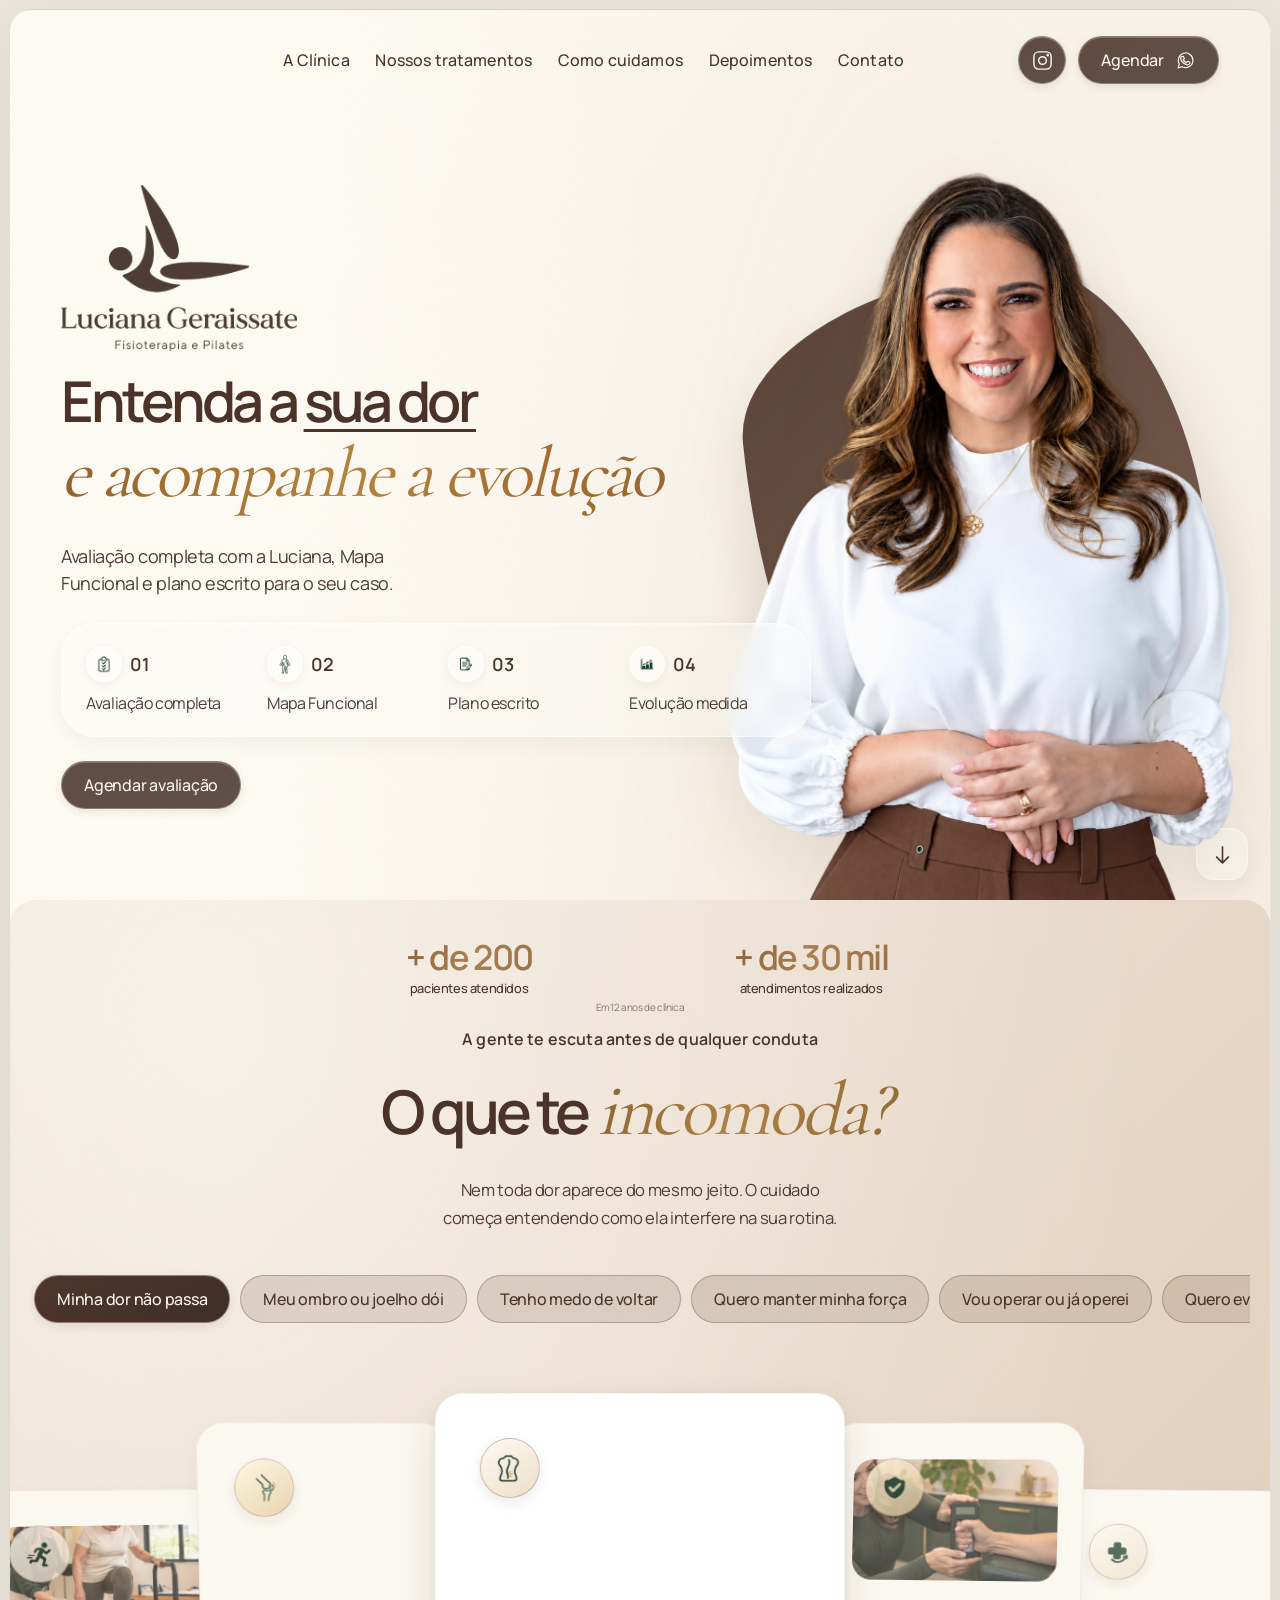
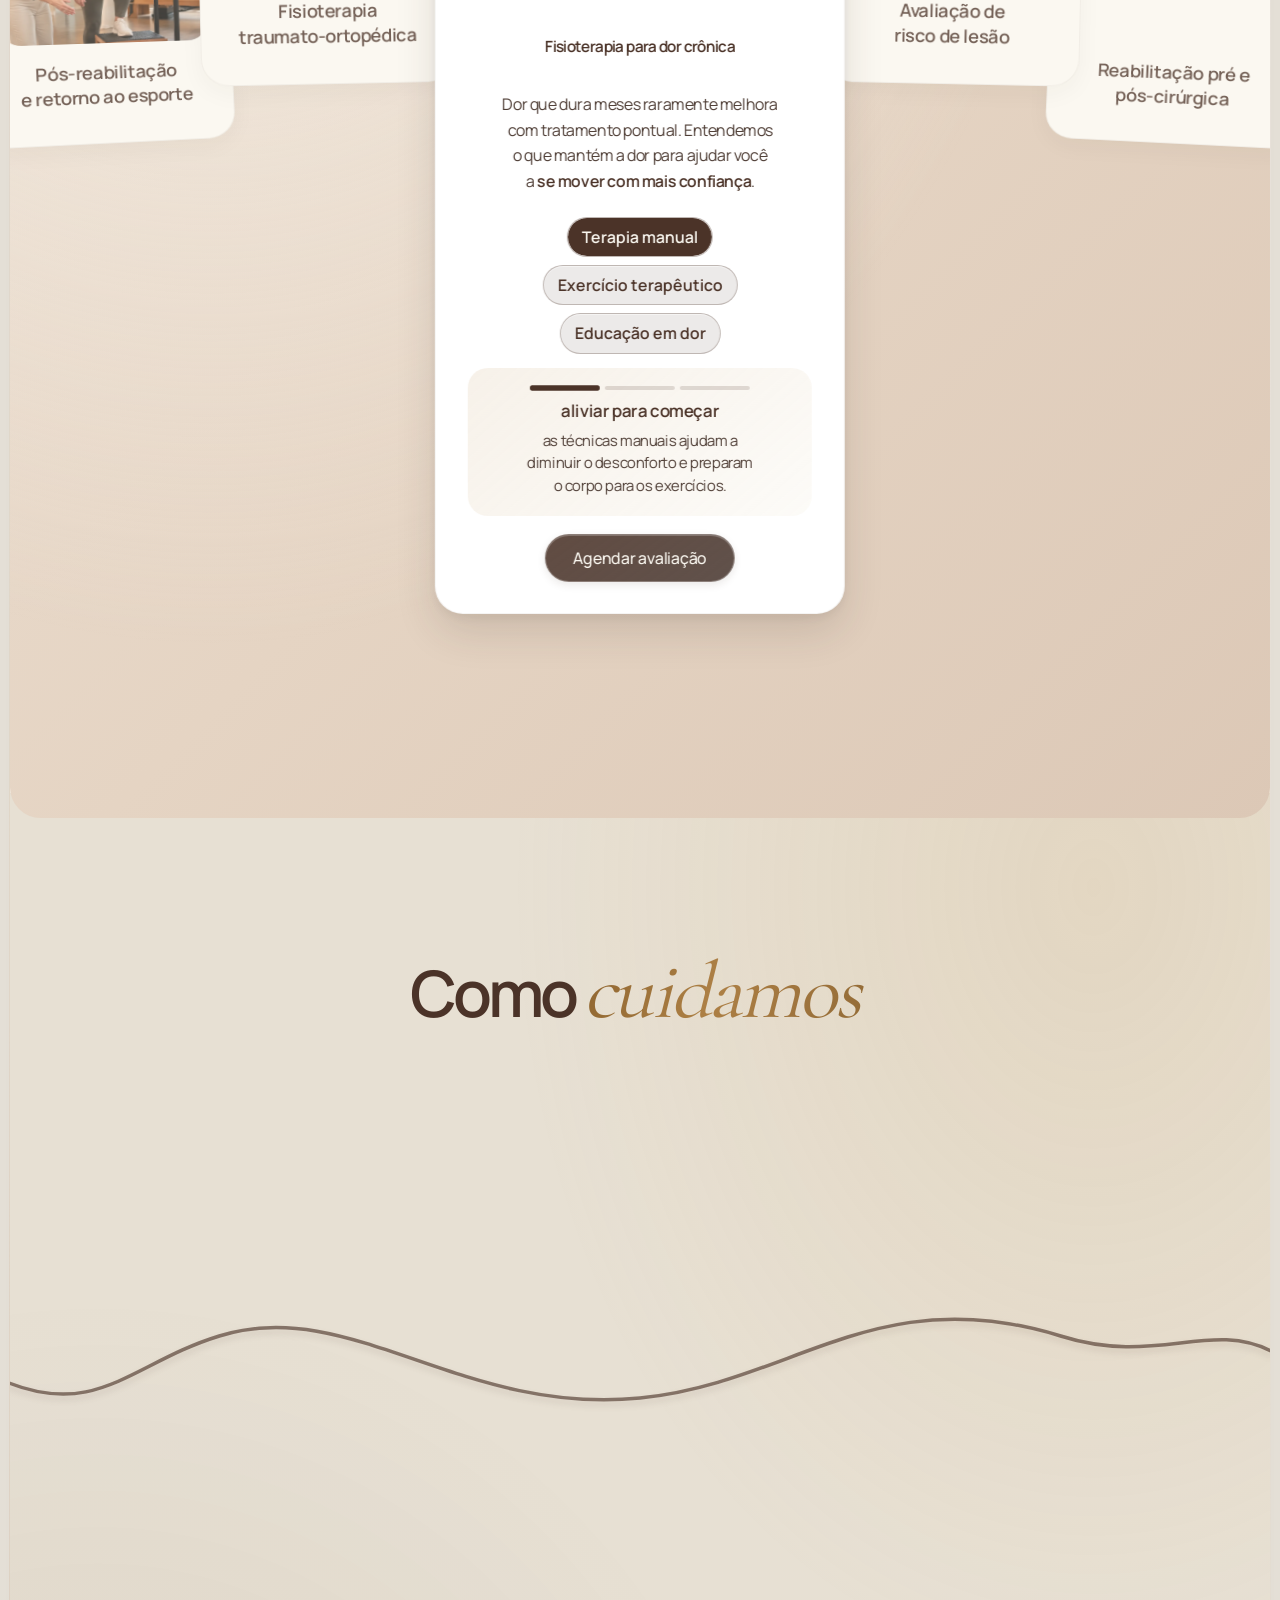
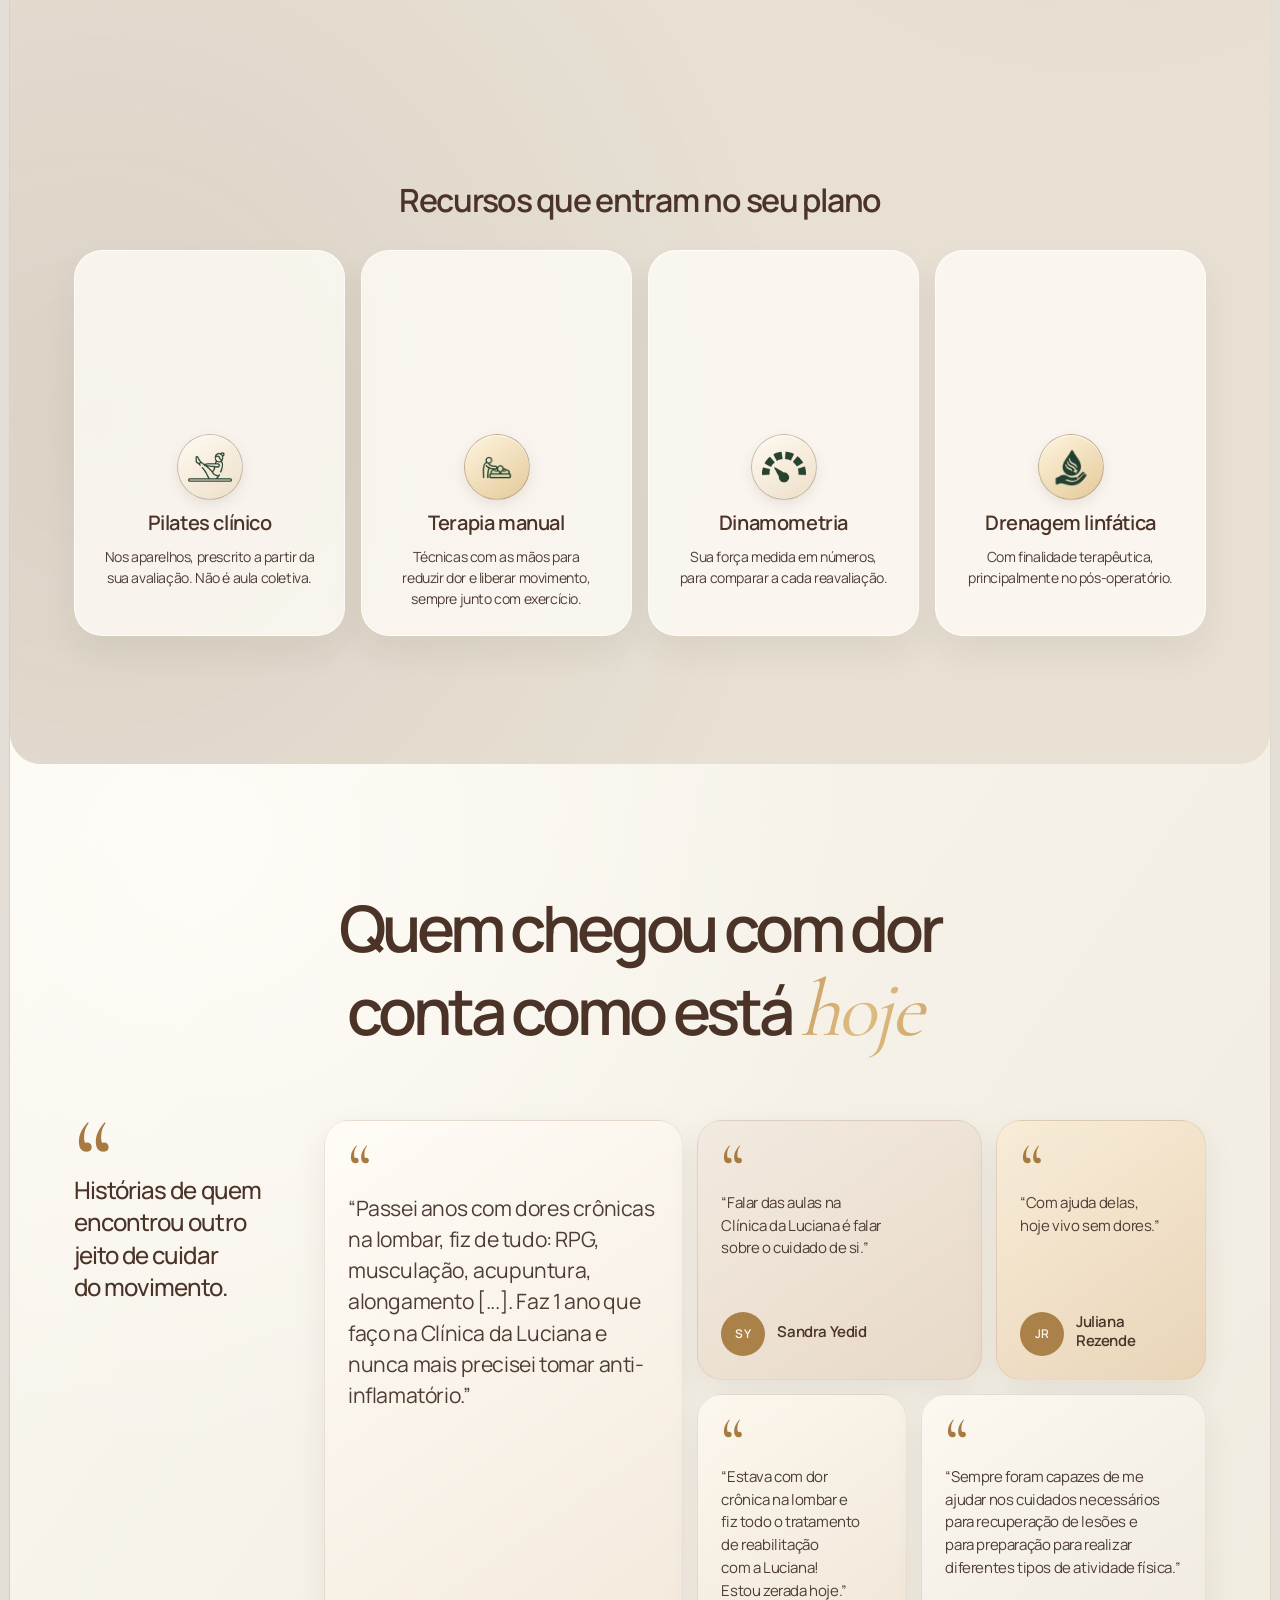
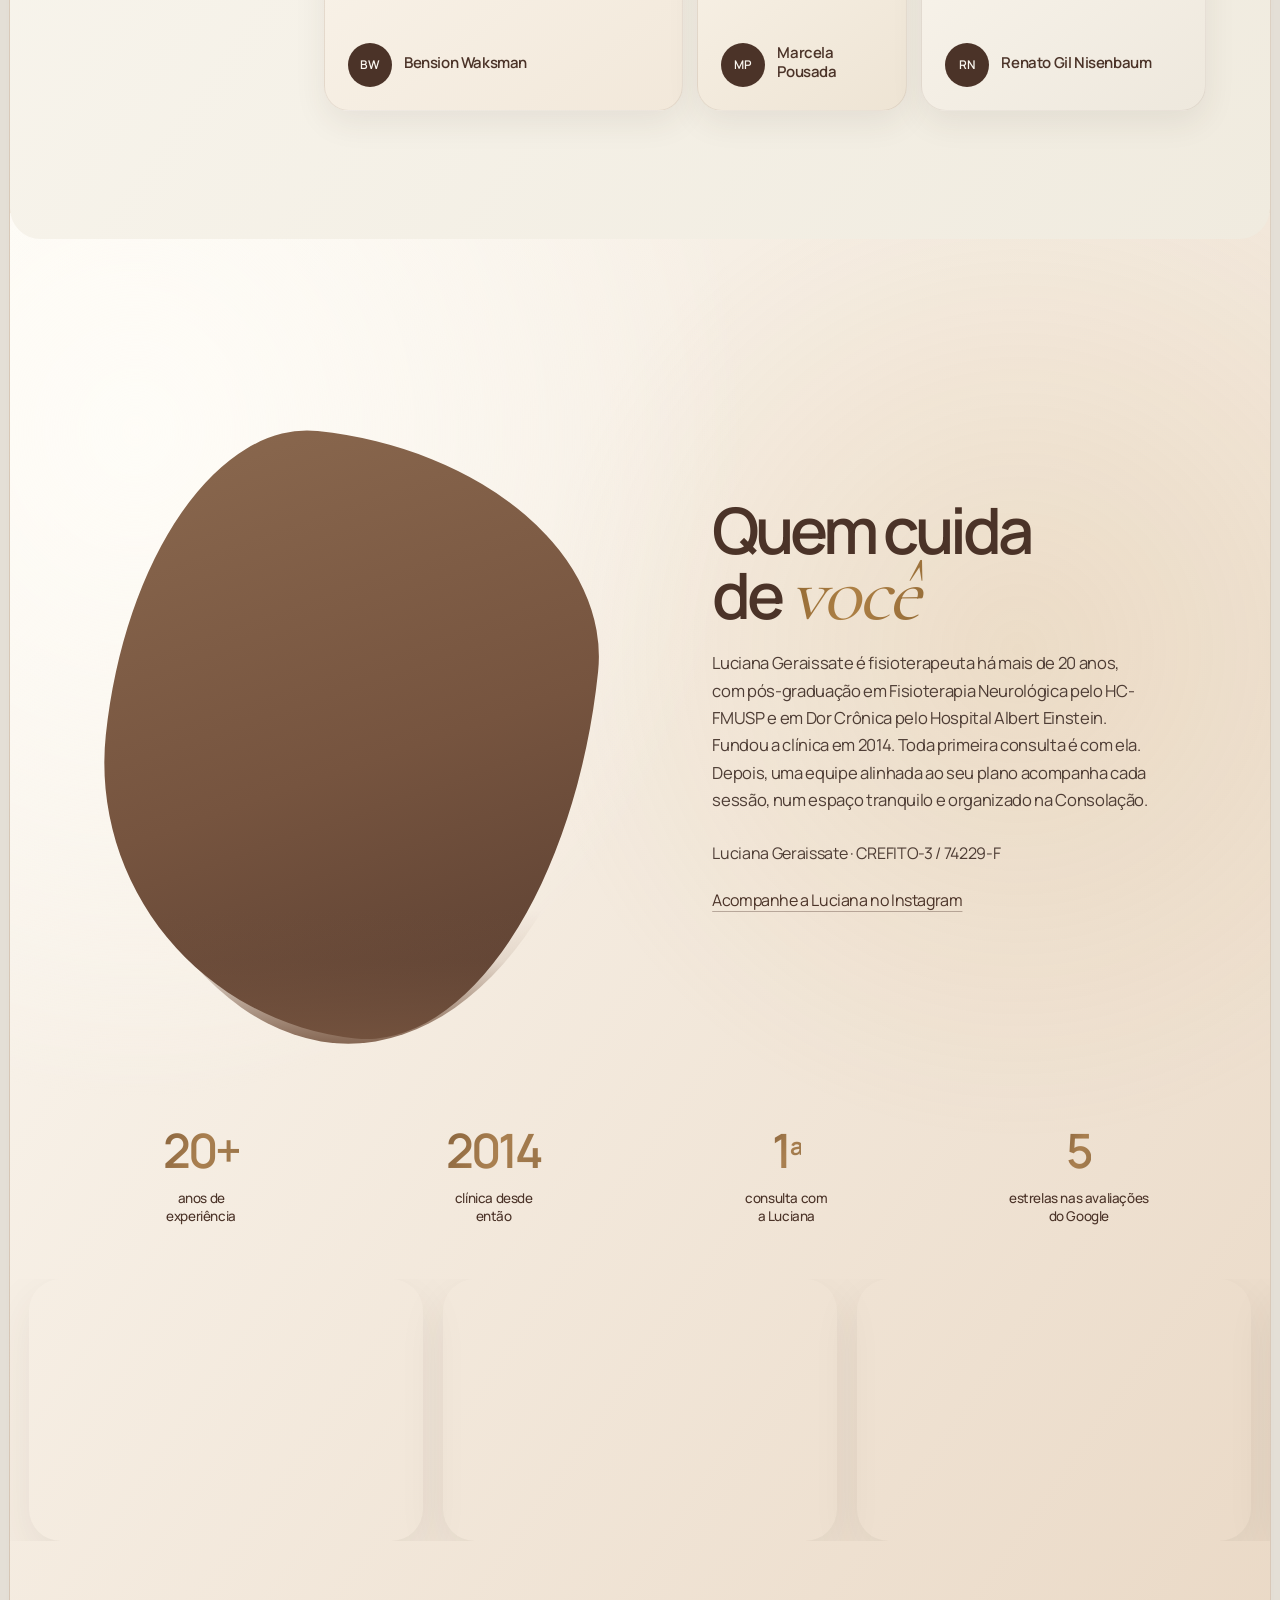
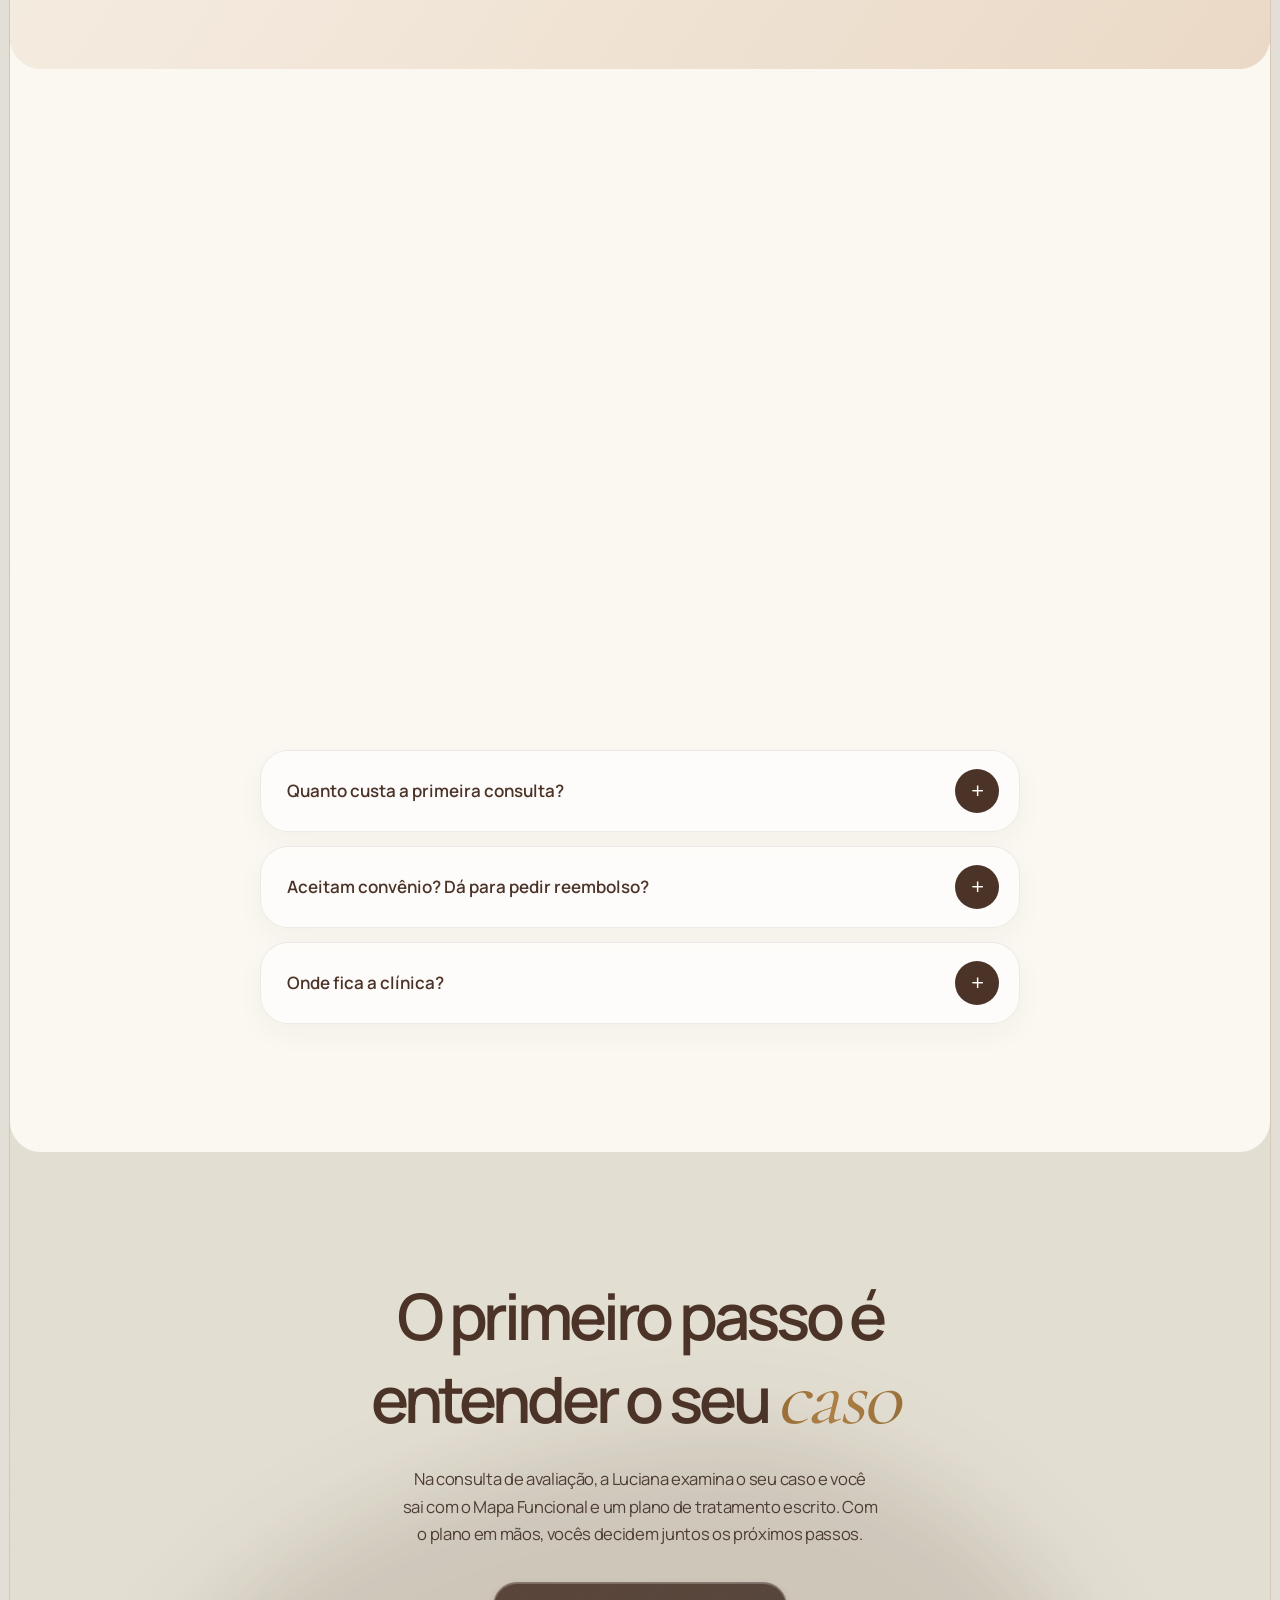
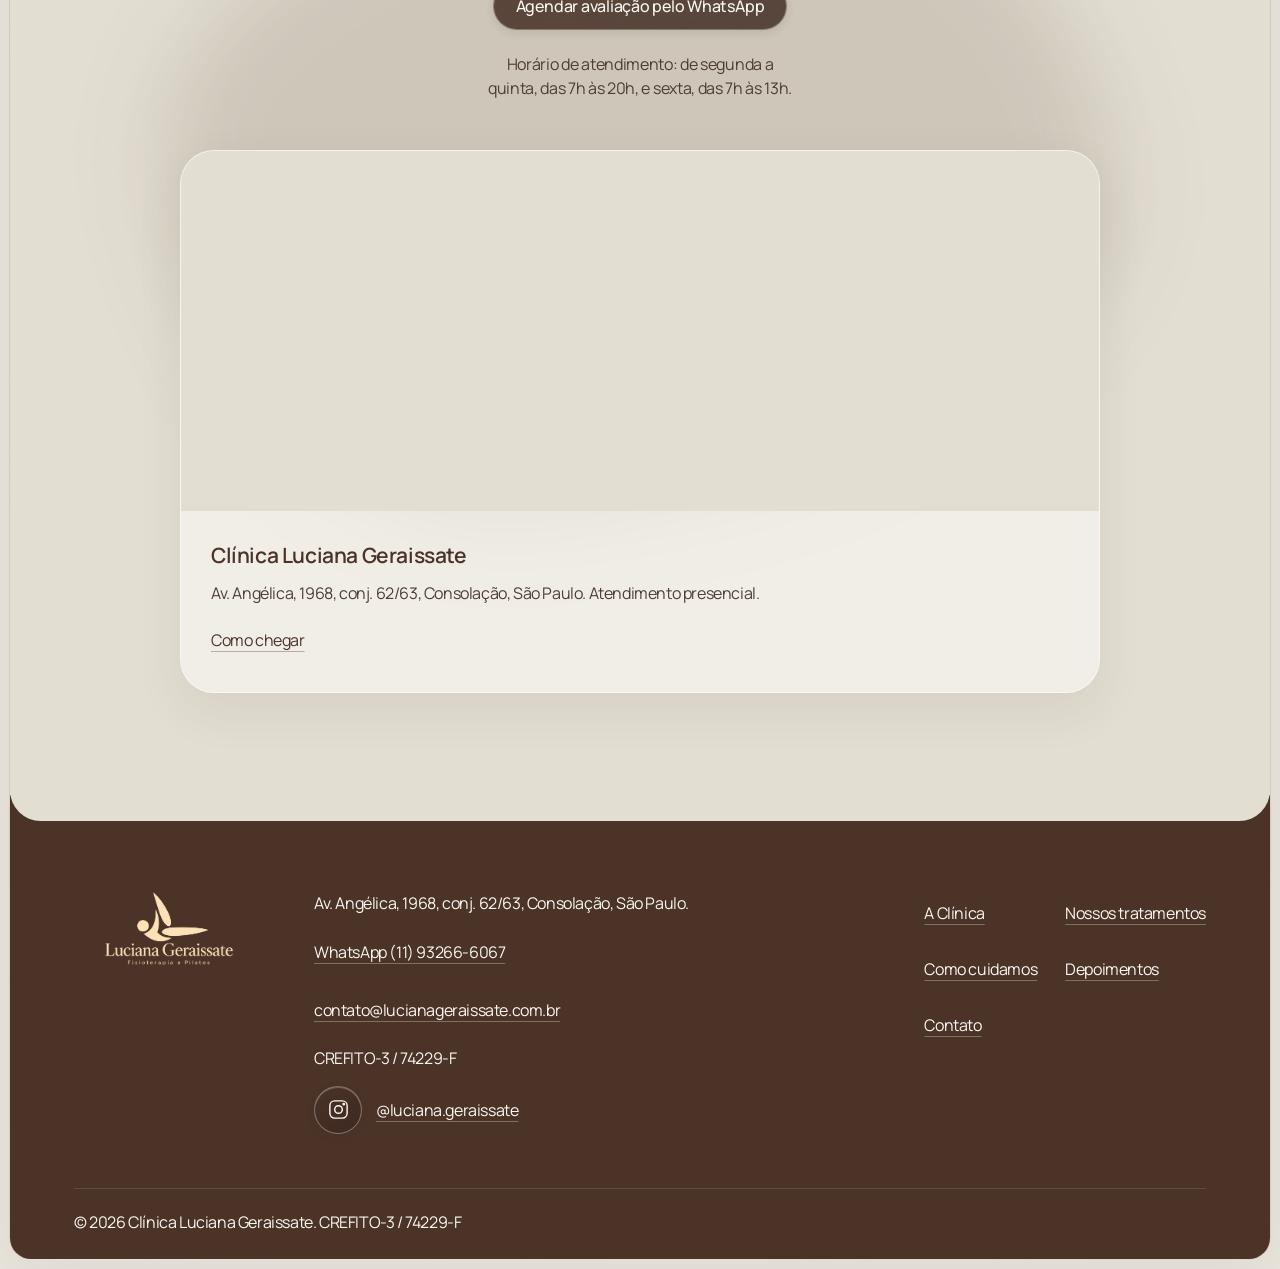
<file: site-luciana-geraissate/index.html>
<!doctype html>
<html lang="pt-BR">
<head>
  <meta charset="utf-8">
  <meta name="viewport" content="width=device-width, initial-scale=1">
  <meta name="theme-color" content="#faf7f0">
  <title>Fisioterapia para Dor e Pilates Clínico em SP | Luciana Geraissate</title>
  <meta name="description" content="Avaliação completa com a Luciana, Mapa Funcional e plano escrito para o seu caso. Fisioterapia e Pilates clínico na Consolação, SP. Agende pelo WhatsApp.">
  <link rel="stylesheet" href="styles.css?v=20261113-arc2">
<script type="application/ld+json">{
  "@context": "https://schema.org",
  "@graph": [
    {
      "@type": "MedicalClinic",
      "name": "Clínica Luciana Geraissate",
      "medicalSpecialty": "https://schema.org/Physiotherapy",
      "telephone": "+55-11-93266-6067",
      "email": "contato@lucianageraissate.com.br",
      "address": {
        "@type": "PostalAddress",
        "streetAddress": "Av. Angélica, 1968, conj. 62/63, Consolação",
        "addressLocality": "São Paulo",
        "addressRegion": "SP",
        "addressCountry": "BR"
      },
      "openingHoursSpecification": [
        {
          "@type": "OpeningHoursSpecification",
          "dayOfWeek": [
            "Monday",
            "Tuesday",
            "Wednesday",
            "Thursday"
          ],
          "opens": "07:00",
          "closes": "20:00"
        },
        {
          "@type": "OpeningHoursSpecification",
          "dayOfWeek": "Friday",
          "opens": "07:00",
          "closes": "13:00"
        }
      ],
      "sameAs": [
        "https://www.instagram.com/luciana.geraissate/"
      ]
    },
    {
      "@type": "FAQPage",
      "mainEntity": [
        {
          "@type": "Question",
          "name": "Tenho dor. Me mexer pode piorar?",
          "acceptedAnswer": {
            "@type": "Answer",
            "text": "A avaliação existe justamente para isso: entender o que está por trás da sua dor e definir quais movimentos são seguros para o seu caso, antes de começar."
          }
        },
        {
          "@type": "Question",
          "name": "Já tentei outros tratamentos. O que muda aqui?",
          "acceptedAnswer": {
            "@type": "Answer",
            "text": "Você começa com uma avaliação completa, recebe um plano escrito e é reavaliado com os mesmos marcadores, então acompanha a sua evolução em números, e não só pela sensação."
          }
        },
        {
          "@type": "Question",
          "name": "Como é a primeira consulta?",
          "acceptedAnswer": {
            "@type": "Answer",
            "text": "É sempre com a Luciana e dura 1h30. Inclui conversa sobre o seu histórico, testes funcionais e exercícios. Ao final, vocês definem juntos a estratégia, a frequência semanal e o formato das sessões."
          }
        },
        {
          "@type": "Question",
          "name": "Vocês oferecem aula experimental?",
          "acceptedAnswer": {
            "@type": "Answer",
            "text": "Não oferecemos aula experimental. O primeiro passo é uma avaliação completa com a Luciana para definir o cuidado adequado ao seu caso."
          }
        },
        {
          "@type": "Question",
          "name": "Quanto custa a primeira consulta?",
          "acceptedAnswer": {
            "@type": "Answer",
            "text": "A primeira consulta custa R$ 450,00 e dura 1h30."
          }
        },
        {
          "@type": "Question",
          "name": "Aceitam convênio? Dá para pedir reembolso?",
          "acceptedAnswer": {
            "@type": "Answer",
            "text": "Não aceitamos convênios. Fornecemos a documentação para você solicitar reembolso, conforme as regras do seu plano."
          }
        },
        {
          "@type": "Question",
          "name": "Onde fica a clínica?",
          "acceptedAnswer": {
            "@type": "Answer",
            "text": "Av. Angélica, 1968, conj. 62/63, Consolação, São Paulo. Metrô mais próximo: estações Paulista–Consolação. [Estacionamento a confirmar.] Se você mora longe, também atendemos por teleconsulta."
          }
        }
      ]
    }
  ]
}</script>
</head>
<body>
  <a class="skip-link" href="#conteudo">Pular para o conteúdo</a>

  <div class="page-frame">
    <header class="topbar">
      <div class="menu-group">
        <a class="topbar-brand" href="#inicio" aria-label="Luciana Geraissate, voltar ao início"><img src="assets/logo-topbar.webp" alt="" width="1051" height="752"></a>
        <button class="menu-toggle" type="button" aria-expanded="false" aria-controls="main-nav">
          <span></span><span></span>
          <span class="sr-only">Abrir menu</span>
        </button>

        <nav class="main-nav" id="main-nav" aria-label="Navegação principal">
          <a href="#clinica">A Clínica</a>
          <a href="#tratamentos">Nossos tratamentos</a>
          <a href="#metodo">Como cuidamos</a>
          <a href="#depoimentos">Depoimentos</a>
          <a href="#contato">Contato</a>
        </nav>

        <div class="top-actions">
          <a class="instagram-link" href="https://www.instagram.com/luciana.geraissate/" target="_blank" rel="noopener" aria-label="Instagram da Luciana Geraissate (abre em nova aba)"><svg viewBox="0 0 24 24" aria-hidden="true"><rect x="3" y="3" width="18" height="18" rx="5"/><circle cx="12" cy="12" r="4"/><circle cx="17.5" cy="6.5" r=".7"/></svg></a>
          <a class="appointment-shortcut" href="https://api.whatsapp.com/send/?phone=5511932666067&amp;text=Ol%C3%A1%2C+gostaria+de+agendar+uma+avalia%C3%A7%C3%A3o.&amp;type=phone_number&amp;app_absent=0" target="_blank" rel="noopener" aria-label="Agendar pelo WhatsApp">
            <span>Agendar</span>
            <svg viewBox="0 0 24 24" aria-hidden="true"><path d="M20.5 11.7a8.4 8.4 0 0 1-12.4 7.4L3.5 20.5l1.4-4.4a8.4 8.4 0 1 1 15.6-4.4Z"/><path d="M8.1 7.6c.2-.4.4-.4.7-.4h.5c.2 0 .4.1.5.4l.8 1.8c.1.3 0 .5-.2.7l-.7.8c-.2.2-.1.5 0 .7.7 1.2 1.7 2.1 2.9 2.7.3.2.5.1.7-.1l.9-1.1c.2-.2.4-.3.7-.2l1.8.9c.3.1.4.3.4.5 0 .3-.2 1.5-1.1 2.1-.6.4-1.3.7-2.2.5-1.2-.2-2.7-.8-4.4-2.3-1.3-1.2-2.3-2.6-2.7-3.8-.5-1.4 0-2.5.4-3.2Z"/></svg>
          </a>
        </div>
      </div>
    </header>

    <main id="conteudo">
      <section class="hero" id="inicio" aria-labelledby="hero-title">
        <div class="hero-copy">
          <a class="hero-brand" href="#inicio" aria-label="Luciana Geraissate, início">
            <img src="assets/logo-marrom.webp" alt="Luciana Geraissate — Fisioterapia e Pilates" width="2000" height="1125">
          </a>
          <h1 id="hero-title"><span class="hero-title-first">Entenda a <span class="hero-title-underline">sua dor</span></span><em class="hero-title-serif"><span>e acompanhe a evolução</span></em></h1>
          <p class="hero-support"><span class="hero-support-desktop">Avaliação completa com a Luciana, Mapa Funcional e plano escrito para o seu caso.</span><span class="hero-support-compact">Avaliação completa com a Luciana.</span></p>
          <div class="hero-stats" aria-label="Etapas do cuidado">
            <div><i class="pillar-icon" aria-hidden="true"><img class="brand-pictogram pictogram-avaliacao" src="assets/icons/avaliacao-completa.png" alt="" width="384" height="384"></i><strong>01</strong><span>Avaliação completa</span></div>
            <div><i class="pillar-icon" aria-hidden="true"><img class="brand-pictogram pictogram-mapa" src="assets/icons/mapa-funcional.png" alt="" width="384" height="384"></i><strong>02</strong><span>Mapa Funcional</span></div>
            <div><i class="pillar-icon" aria-hidden="true"><img class="brand-pictogram pictogram-plano" src="assets/icons/plano-escrito.png" alt="" width="384" height="384"></i><strong>03</strong><span>Plano escrito</span></div>
            <div><i class="pillar-icon" aria-hidden="true"><img class="brand-pictogram pictogram-evolucao" src="assets/icons/evolucao-medida.png" alt="" width="384" height="384"></i><strong>04</strong><span>Evolução medida</span></div>
          </div>
          <a class="outline-button" href="https://api.whatsapp.com/send/?phone=5511932666067&amp;text=Ol%C3%A1%2C+gostaria+de+agendar+uma+avalia%C3%A7%C3%A3o.&amp;type=phone_number&amp;app_absent=0" target="_blank" rel="noopener">Agendar avaliação</a>
        </div>

        <div class="portrait-stage">
          <span class="portrait-halo" aria-hidden="true"></span>
          <img src="assets/luciana-cutout-brown-pants.webp" alt="Luciana Geraissate, fisioterapeuta e fundadora da clínica" width="1024" height="1536">
        </div>

        <a class="expand-link" href="#tratamentos" aria-label="Explorar a página">
          <svg viewBox="0 0 24 24" data-icon="down" aria-hidden="true"><path d="M12 4v16m-6-6 6 6 6-6"/></svg>
        </a>
      </section>

      <section class="site-section pain-section" id="tratamentos" aria-labelledby="pain-title">
        <div class="impact-metrics" role="group" aria-label="Números da clínica">
          <p><strong>+ de 200</strong><span>pacientes atendidos</span></p>
          <p><strong>+ de 30 mil</strong><span>atendimentos realizados</span></p>
          <small>Em 12 anos de clínica</small>
        </div>
        <div class="section-inner">
          <header class="section-heading reveal">
            <p class="section-kicker">A gente te escuta antes de qualquer conduta</p>
            <h2 id="pain-title">O que te <em>incomoda?</em></h2>
            <p>Nem toda dor aparece do mesmo jeito. O cuidado começa entendendo como ela interfere na sua rotina.</p>
          </header>
<div class="pain-carousel" data-pain-carousel role="region" aria-label="Queixas e tratamentos">
 <div class="complaint-picker"><span class="complaint-picker-caption" aria-hidden="true">Selecione</span><button class="complaint-picker-trigger" type="button" aria-expanded="false" aria-controls="complaint-picker-menu"><span class="sr-only">Escolher queixa: </span><span class="complaint-picker-value">Minha dor não passa</span><svg viewBox="0 0 24 24" aria-hidden="true"><path d="m5 9 7 7 7-7"/></svg></button><div class="complaint-picker-menu" id="complaint-picker-menu" role="group" aria-label="Queixas" hidden><button type="button" data-complaint-index="0" aria-pressed="true">Minha dor não passa</button><button type="button" data-complaint-index="1" aria-pressed="false">Meu ombro ou joelho dói</button><button type="button" data-complaint-index="2" aria-pressed="false">Tenho medo de voltar</button><button type="button" data-complaint-index="3" aria-pressed="false">Quero manter minha força</button><button type="button" data-complaint-index="4" aria-pressed="false">Vou operar ou já operei</button><button type="button" data-complaint-index="5" aria-pressed="false">Quero evitar lesões</button></div></div>
 <div class="complaint-tabs" role="tablist" aria-label="O que te incomoda?"><button type="button" role="tab" id="complaint-tab-0" aria-controls="complaint-panel-0" aria-selected="true" tabindex="0">Minha dor não passa</button><button type="button" role="tab" id="complaint-tab-1" aria-controls="complaint-panel-1" aria-selected="false" tabindex="-1">Meu ombro ou joelho dói</button><button type="button" role="tab" id="complaint-tab-2" aria-controls="complaint-panel-2" aria-selected="false" tabindex="-1">Tenho medo de voltar</button><button type="button" role="tab" id="complaint-tab-3" aria-controls="complaint-panel-3" aria-selected="false" tabindex="-1">Quero manter minha força</button><button type="button" role="tab" id="complaint-tab-4" aria-controls="complaint-panel-4" aria-selected="false" tabindex="-1">Vou operar ou já operei</button><button type="button" role="tab" id="complaint-tab-5" aria-controls="complaint-panel-5" aria-selected="false" tabindex="-1">Quero evitar lesões</button></div>
 <div class="complaint-quotes" hidden>
  <p class="patient-quote" id="complaint-quote-0" hidden>“Acordo com dor e já sei que vou precisar do remédio.”</p>
  <p class="patient-quote" id="complaint-quote-1" hidden>“Meu ombro ou meu joelho atrapalha coisas simples do dia a dia.”</p>
  <p class="patient-quote" id="complaint-quote-2" hidden>“Parei de jogar e de treinar com medo de me machucar de novo.”</p>
  <p class="patient-quote" id="complaint-quote-3" hidden>“Me canso para caminhar um quarteirão e quero envelhecer com autonomia.”</p>
  <p class="patient-quote" id="complaint-quote-4" hidden>“Vou operar, ou acabei de operar, e quero me recuperar bem.”</p>
  <p class="patient-quote" id="complaint-quote-5" hidden>“Já me machuquei uma vez e não quero passar por isso de novo.”</p>
 </div>
 <div class="pain-viewport"><div class="pain-grid" id="pain-track"><article class="pain-card is-active" id="complaint-panel-0" role="tabpanel" aria-labelledby="complaint-tab-0" tabindex="0">
 <span class="pillar-icon treatment-icon" aria-hidden="true"><img class="brand-pictogram pictogram-dor-cronica" src="assets/icons/dor-cronica-v2.png" alt="" width="384" height="384"></span>
 <img class="treatment-photo" src="assets/photos/queixa-dor-cronica.webp" alt="Cena ilustrativa de avaliação cuidadosa da lombar com as mãos" width="1600" height="593" loading="lazy" decoding="async">
 <h3 class="treatment-title"><span class="title-line">Fisioterapia</span> <span class="title-line">para dor crônica</span></h3><div class="pain-detail"><p>Dor que dura meses raramente melhora com tratamento pontual. Entendemos o que mantém a dor para ajudar você a <strong>se mover com mais confiança</strong>.</p><ul class="treatment-chips treatment-steps" aria-label="Exemplo de etapas do cuidado"><li><button type="button" aria-pressed="true" data-step="0">Terapia manual</button></li><li><button type="button" aria-pressed="false" data-step="1">Exercício terapêutico</button></li><li><button type="button" aria-pressed="false" data-step="2">Educação em dor</button></li></ul><div class="treatment-step-panel" aria-live="polite"><div class="step-progress" aria-hidden="true"><span></span><span></span><span></span></div><strong class="step-title">aliviar para começar</strong><p class="step-copy">as técnicas manuais ajudam a diminuir o desconforto e preparam o corpo para os exercícios.</p></div><a class="primary-button" href="https://api.whatsapp.com/send/?phone=5511932666067&amp;text=Ol%C3%A1%2C+gostaria+de+agendar+uma+avalia%C3%A7%C3%A3o.&amp;type=phone_number&amp;app_absent=0" target="_blank" rel="noopener">Agendar avaliação</a></div>
 </article><article class="pain-card" id="complaint-panel-1" role="tabpanel" aria-labelledby="complaint-tab-1" tabindex="0">
 <span class="pillar-icon treatment-icon treatment-icon-gold" aria-hidden="true"><img class="brand-pictogram pictogram-joelho" src="assets/icons/joelho-v2.png" alt="" width="384" height="384"></span>
 <img class="treatment-photo" src="assets/photos/queixa-ombro-joelho.webp" alt="Cena ilustrativa de avaliação do movimento do joelho" width="1600" height="592" loading="lazy" decoding="async">
 <h3 class="treatment-title"><span class="title-line">Fisioterapia</span> <span class="title-line">traumato-ortopédica</span></h3><div class="pain-detail"><p>Entorses, tendinites, lesões ligamentares ou desgaste. O plano avança por fases para <strong>recuperar mobilidade, força e retorno às atividades</strong>, por critério clínico, não por tempo.</p><ul class="treatment-chips treatment-steps" aria-label="Exemplo de etapas do cuidado"><li><button type="button" aria-pressed="true" data-step="0">Terapia manual</button></li><li><button type="button" aria-pressed="false" data-step="1">Pilates clínico</button></li><li><button type="button" aria-pressed="false" data-step="2">Dinamometria</button></li></ul><div class="treatment-step-panel" aria-live="polite"><div class="step-progress" aria-hidden="true"><span></span><span></span><span></span></div><strong class="step-title">recuperar o movimento</strong><p class="step-copy">trabalhamos a mobilidade da articulação sem forçar além do que ela tolera.</p></div><a class="primary-button" href="https://api.whatsapp.com/send/?phone=5511932666067&amp;text=Ol%C3%A1%2C+gostaria+de+agendar+uma+avalia%C3%A7%C3%A3o.&amp;type=phone_number&amp;app_absent=0" target="_blank" rel="noopener">Agendar avaliação</a></div>
 </article><article class="pain-card" id="complaint-panel-2" role="tabpanel" aria-labelledby="complaint-tab-2" tabindex="0">
 <span class="pillar-icon treatment-icon" aria-hidden="true"><img class="brand-pictogram pictogram-retorno" src="assets/icons/retorno-esporte.png" alt="" width="384" height="384"></span>
 <img class="treatment-photo" src="assets/photos/queixa-voltar-ativa.webp" alt="Cena ilustrativa de retorno assistido ao movimento em um degrau baixo" width="1600" height="592" loading="lazy" decoding="async">
 <h3 class="treatment-title"><span class="title-line">Pós-reabilitação</span> <span class="title-line">e retorno ao esporte</span></h3><div class="pain-detail"><p>A dor diminuiu, mas o corpo ainda não está pronto. Trabalhamos força e estabilidade para você <strong>voltar à atividade com mais confiança</strong>, conforme os testes indicarem.</p><ul class="treatment-chips treatment-steps" aria-label="Exemplo de etapas do cuidado"><li><button type="button" aria-pressed="true" data-step="0">Dinamometria</button></li><li><button type="button" aria-pressed="false" data-step="1">Pilates clínico</button></li><li><button type="button" aria-pressed="false" data-step="2">Avaliação de risco de lesão</button></li></ul><div class="treatment-step-panel" aria-live="polite"><div class="step-progress" aria-hidden="true"><span></span><span></span><span></span></div><strong class="step-title">medir o ponto de partida</strong><p class="step-copy">testes de força mostram o que ainda precisa de atenção antes da volta.</p></div><a class="primary-button" href="https://api.whatsapp.com/send/?phone=5511932666067&amp;text=Ol%C3%A1%2C+gostaria+de+agendar+uma+avalia%C3%A7%C3%A3o.&amp;type=phone_number&amp;app_absent=0" target="_blank" rel="noopener">Agendar avaliação</a></div>
 </article><article class="pain-card" id="complaint-panel-3" role="tabpanel" aria-labelledby="complaint-tab-3" tabindex="0">
 <span class="pillar-icon treatment-icon treatment-icon-gold" aria-hidden="true"><img class="brand-pictogram pictogram-forca" src="assets/icons/forca.png" alt="" width="384" height="384"></span>
 <img class="treatment-photo" src="assets/photos/queixa-forca-idade.webp" alt="Cena ilustrativa de exercício de equilíbrio com apoio e orientação" width="1600" height="592" loading="lazy" decoding="async">
 <h3 class="treatment-title"><span class="title-line">Envelhecimento</span> <span class="title-line">ativo</span></h3><div class="pain-detail"><p>Força, equilíbrio e mobilidade para <strong>manter a independência e reduzir o risco de quedas</strong>. Para quem tem 50 anos ou mais, osteoporose, perda de massa muscular ou histórico de quedas.</p><ul class="treatment-chips treatment-steps" aria-label="Exemplo de etapas do cuidado"><li><button type="button" aria-pressed="true" data-step="0">Pilates clínico</button></li><li><button type="button" aria-pressed="false" data-step="1">Fortalecimento</button></li><li><button type="button" aria-pressed="false" data-step="2">Treino de equilíbrio</button></li></ul><div class="treatment-step-panel" aria-live="polite"><div class="step-progress" aria-hidden="true"><span></span><span></span><span></span></div><strong class="step-title">começar com apoio</strong><p class="step-copy">os movimentos são adaptados à sua força e ao seu equilíbrio de hoje.</p></div><a class="primary-button" href="https://api.whatsapp.com/send/?phone=5511932666067&amp;text=Ol%C3%A1%2C+gostaria+de+agendar+uma+avalia%C3%A7%C3%A3o.&amp;type=phone_number&amp;app_absent=0" target="_blank" rel="noopener">Agendar avaliação</a></div>
 </article><article class="pain-card" id="complaint-panel-4" role="tabpanel" aria-labelledby="complaint-tab-4" tabindex="0">
 <span class="pillar-icon treatment-icon" aria-hidden="true"><img class="brand-pictogram pictogram-cirurgia" src="assets/icons/cirurgia.png" alt="" width="384" height="384"></span>
 <img class="treatment-photo" src="assets/photos/queixa-cirurgia.webp" alt="Cena ilustrativa de exercício gradual de mobilidade do joelho" width="1600" height="592" loading="lazy" decoding="async">
 <h3 class="treatment-title"><span class="title-line">Reabilitação pré e</span> <span class="title-line">pós-cirúrgica</span></h3><div class="pain-detail"><p>Preparamos o corpo antes da cirurgia e acompanhamos a reabilitação para <strong>recuperar o movimento com segurança</strong>, em parceria com o seu médico.</p><ul class="treatment-chips treatment-steps" aria-label="Exemplo de etapas do cuidado"><li><button type="button" aria-pressed="true" data-step="0">Drenagem linfática</button></li><li><button type="button" aria-pressed="false" data-step="1">Terapia manual</button></li><li><button type="button" aria-pressed="false" data-step="2">Fortalecimento</button></li></ul><div class="treatment-step-panel" aria-live="polite"><div class="step-progress" aria-hidden="true"><span></span><span></span><span></span></div><strong class="step-title">cuidar do inchaço</strong><p class="step-copy">quando indicada, a drenagem pode ajudar a aliviar o inchaço após a cirurgia.</p></div><a class="primary-button" href="https://api.whatsapp.com/send/?phone=5511932666067&amp;text=Ol%C3%A1%2C+gostaria+de+agendar+uma+avalia%C3%A7%C3%A3o.&amp;type=phone_number&amp;app_absent=0" target="_blank" rel="noopener">Agendar avaliação</a></div>
 </article><article class="pain-card" id="complaint-panel-5" role="tabpanel" aria-labelledby="complaint-tab-5" tabindex="0">
 <span class="pillar-icon treatment-icon treatment-icon-gold" aria-hidden="true"><img class="brand-pictogram pictogram-prevencao" src="assets/icons/prevencao.png" alt="" width="384" height="384"></span>
 <img class="treatment-photo" src="assets/photos/queixa-prevencao.webp" alt="Cena ilustrativa de medição de força durante avaliação" width="1600" height="593" loading="lazy" decoding="async">
 <h3 class="treatment-title"><span class="title-line">Avaliação de</span> <span class="title-line">risco de lesão</span></h3><div class="pain-detail"><p>Testes funcionais e medição de força ajudam a <strong>identificar desequilíbrios antes que virem lesão</strong>. O resultado orienta um plano preventivo.</p><ul class="treatment-chips treatment-steps" aria-label="Exemplo de etapas do cuidado"><li><button type="button" aria-pressed="true" data-step="0">Dinamometria</button></li><li><button type="button" aria-pressed="false" data-step="1">Pilates clínico</button></li></ul><div class="treatment-step-panel" aria-live="polite"><div class="step-progress" aria-hidden="true"><span></span><span></span></div><strong class="step-title">medir o ponto de partida</strong><p class="step-copy">avaliamos força e movimento para encontrar áreas que precisam de atenção.</p></div><a class="primary-button" href="https://api.whatsapp.com/send/?phone=5511932666067&amp;text=Ol%C3%A1%2C+gostaria+de+agendar+uma+avalia%C3%A7%C3%A3o.&amp;type=phone_number&amp;app_absent=0" target="_blank" rel="noopener">Agendar avaliação</a></div>
 </article></div></div>
 <span class="sr-only pain-announcement" aria-live="polite" aria-atomic="true"></span>
 </div>
        </div>
      </section>

<section class="site-section method-section" id="metodo" aria-labelledby="method-title"><div class="section-inner">
 <header class="section-heading reveal"><h2 id="method-title">Como <em>cuidamos</em></h2></header>
 <blockquote class="method-quote reveal">Aqui, o cuidado começa de outro jeito: entendemos sua dor, criamos um plano e acompanhamos você na construção de uma rotina de movimento.</blockquote>
 <div class="care-process">
  <svg class="care-process-path" viewBox="0 0 1200 180" preserveAspectRatio="none" aria-hidden="true"><path d="M0 118 C85 153 119 97 200 71 C324 30 430 151 600 133 C745 118 825 14 1000 71 C1090 101 1142 55 1200 86"/></svg>
  <svg class="care-process-path-mobile" viewBox="0 0 100 1000" preserveAspectRatio="none" aria-hidden="true"><path d="M50 0 C76 100 23 190 50 285 C75 390 25 470 50 550 C76 645 24 735 50 820 C73 900 29 955 50 1000"/></svg>
  <ol class="care-timeline" aria-label="Etapas do cuidado">
   <li class="reveal"><span class="timeline-symbol" aria-hidden="true"><img class="brand-pictogram pictogram-avaliacao" src="assets/icons/avaliacao-completa.png" alt="" width="384" height="384"></span><div class="timeline-copy"><div class="timeline-meta"><strong>01</strong></div><h3>Avaliação completa com a Luciana</h3><p>Conversa, testes funcionais e exercícios para entender por que dói, e não só onde.</p></div></li>
   <li class="reveal"><span class="timeline-symbol timeline-symbol-gold" aria-hidden="true"><img class="brand-pictogram pictogram-plano" src="assets/icons/plano-escrito.png" alt="" width="384" height="384"></span><div class="timeline-copy"><div class="timeline-meta"><strong>02</strong></div><h3>Mapa Funcional e plano escrito</h3><p>Você recebe o mapa do seu caso e um plano de tratamento por escrito, com a frequência e o formato das sessões definidos com você.</p></div></li>
   <li class="reveal"><span class="timeline-symbol" aria-hidden="true"><img class="brand-pictogram pictogram-evolucao" src="assets/icons/evolucao-medida.png" alt="" width="384" height="384"></span><div class="timeline-copy"><div class="timeline-meta"><strong>03</strong></div><h3>Reavaliações com os mesmos marcadores</h3><p>De tempos em tempos medimos de novo, do mesmo jeito, e você vê a sua evolução em números.</p></div></li>
  </ol>
 </div>
 <h3 class="resources-title">Recursos que entram no seu plano</h3>
 <div class="resource-list"><article class="resource-item reveal"><img class="resource-photo" src="assets/photos/recurso-pilates-clinico.png" alt="Cena ilustrativa de atendimento individual em aparelho de Pilates clínico" width="1774" height="887" loading="lazy" decoding="async"><span class="icon-orb icon-orb-resource" aria-hidden="true"><img class="resource-icon-art resource-icon-art-pilates" src="assets/icons/pilates-enviado.png" alt="" width="512" height="512"></span><h4>Pilates clínico</h4><p>Nos aparelhos, prescrito a partir da sua avaliação. Não é aula coletiva.</p></article><article class="resource-item reveal"><img class="resource-photo" src="assets/photos/recurso-terapia-manual.png" alt="Cena ilustrativa de terapia manual na região do ombro" width="1672" height="941" loading="lazy" decoding="async"><span class="icon-orb icon-orb-gold icon-orb-resource" aria-hidden="true"><img class="resource-icon-art resource-icon-art-manual" src="assets/icons/terapia-manual-transparente.png" alt="" width="384" height="384"></span><h4>Terapia manual</h4><p>Técnicas com as mãos para reduzir dor e liberar movimento, sempre junto com exercício.</p></article><article class="resource-item reveal"><img class="resource-photo" src="assets/photos/recurso-dinamometria.png" alt="Cena ilustrativa de medição de força com dinamômetro manual" width="1672" height="941" loading="lazy" decoding="async"><span class="icon-orb icon-orb-resource" aria-hidden="true"><img class="resource-icon-art resource-icon-art-dinamometro" src="assets/icons/dinamometro-enviado.png" alt="" width="512" height="512"></span><h4>Dinamometria</h4><p>Sua força medida em números, para comparar a cada reavaliação.</p></article><article class="resource-item reveal"><img class="resource-photo" src="assets/photos/recurso-drenagem-linfatica.png" alt="Cena ilustrativa de drenagem linfática manual na perna" width="1672" height="941" loading="lazy" decoding="async"><span class="icon-orb icon-orb-gold icon-orb-resource" aria-hidden="true"><img class="resource-icon-art resource-icon-art-drenagem" src="assets/icons/drenagem.png" alt="" width="384" height="384"></span><h4>Drenagem linfática</h4><p>Com finalidade terapêutica, principalmente no pós-operatório.</p></article></div>
 </div></section>

<section class="site-section testimonials-section" id="depoimentos" aria-labelledby="testimonials-title"><div class="section-inner">
 <header class="section-heading section-heading-inverse reveal"><h2 id="testimonials-title">Quem chegou com dor conta como está <em>hoje</em></h2></header>
 <div class="testimonial-layout">
  <div class="testimonial-intro" aria-hidden="true"><span>“</span><p>Histórias de quem encontrou outro jeito de cuidar do movimento.</p></div>
  <div class="testimonial-grid" aria-label="Depoimentos de pacientes">
   <article class="testimonial-card" aria-label="Depoimento de Bension Waksman"><span class="testimonial-mark" aria-hidden="true">“</span><p>“Passei anos com dores crônicas na lombar, fiz de tudo: RPG, musculação, acupuntura, alongamento [...]. Faz 1 ano que faço na Clínica da Luciana e nunca mais precisei tomar anti-inflamatório.”</p><div class="testimonial-top"><span class="testimonial-avatar" aria-hidden="true">BW</span><div><h3>Bension Waksman</h3></div></div></article>
   <article class="testimonial-card" aria-label="Depoimento de Sandra Yedid"><span class="testimonial-mark" aria-hidden="true">“</span><p>“Falar das aulas na Clínica da Luciana é falar sobre o cuidado de si.”</p><div class="testimonial-top"><span class="testimonial-avatar testimonial-avatar-gold" aria-hidden="true">SY</span><div><h3>Sandra Yedid</h3></div></div></article>
   <article class="testimonial-card" aria-label="Depoimento de Marcela Pousada"><span class="testimonial-mark" aria-hidden="true">“</span><p>“Estava com dor crônica na lombar e fiz todo o tratamento de reabilitação com a Luciana! Estou zerada hoje.”</p><div class="testimonial-top"><span class="testimonial-avatar" aria-hidden="true">MP</span><div><h3>Marcela Pousada</h3></div></div></article>
   <article class="testimonial-card" aria-label="Depoimento de Juliana Rezende"><span class="testimonial-mark" aria-hidden="true">“</span><p>“Com ajuda delas, hoje vivo sem dores.”</p><div class="testimonial-top"><span class="testimonial-avatar testimonial-avatar-gold" aria-hidden="true">JR</span><div><h3>Juliana Rezende</h3></div></div></article>
   <article class="testimonial-card" aria-label="Depoimento de Renato Gil Nisenbaum"><span class="testimonial-mark" aria-hidden="true">“</span><p>“Sempre foram capazes de me ajudar nos cuidados necessários para recuperação de lesões e para preparação para realizar diferentes tipos de atividade física.”</p><div class="testimonial-top"><span class="testimonial-avatar" aria-hidden="true">RN</span><div><h3>Renato Gil Nisenbaum</h3></div></div></article>
  </div>
 </div>
 </div></section>

<section class="site-section about-section" id="clinica" aria-labelledby="about-title"><div class="section-inner">
 <div class="about-layout"><div class="about-portrait reveal"><span class="about-blob" aria-hidden="true"></span><img class="founder-photo" src="assets/photos/luciana-fundadora-recorte.png" alt="Retrato de Luciana Geraissate" width="1039" height="1514" loading="lazy" decoding="async"></div>
 <div class="about-copy reveal"><h2 id="about-title">Quem cuida de <em>você</em></h2><p>Luciana Geraissate é fisioterapeuta há mais de 20 anos, com pós-graduação em Fisioterapia Neurológica pelo HC-FMUSP e em Dor Crônica pelo Hospital Albert Einstein. Fundou a clínica em 2014. Toda primeira consulta é com ela. Depois, uma equipe alinhada ao seu plano acompanha cada sessão, num espaço tranquilo e organizado na Consolação.</p><p class="signature">Luciana Geraissate · CREFITO-3 / 74229-F</p><a class="secondary-link" href="https://www.instagram.com/luciana.geraissate/" target="_blank" rel="noopener">Acompanhe a Luciana no Instagram</a></div></div>
 <div class="about-stats reveal" aria-label="Números da clínica"><div><div class="about-stat-main"><strong>20+</strong></div><span class="about-stat-label">anos de<br>experiência</span></div><div><div class="about-stat-main"><strong>2014</strong></div><span class="about-stat-label">clínica desde<br>então</span></div><div><div class="about-stat-main"><strong>1ª</strong></div><span class="about-stat-label">consulta com<br>a Luciana</span></div><div><div class="about-stat-main"><strong>5</strong></div><span class="about-stat-label">estrelas nas avaliações<br>do Google</span></div></div>
 <div class="space-gallery reveal" role="group" aria-label="Vistas do espaço da clínica">
  <div class="space-gallery-track">
   <figure class="space-photo"><img class="space-image" src="assets/photos/recepcao-foto-original.jpg" alt="Recepção da clínica, com parede de madeira e logo de Luciana Geraissate" width="1800" height="1200" loading="eager" decoding="async"></figure>
   <figure class="space-photo"><img class="space-image" src="assets/photos/espaco-pilates.webp" alt="Sala de Pilates da clínica, com aparelhos e espelhos" width="1600" height="1068" loading="eager" decoding="async"></figure>
   <figure class="space-photo"><img class="space-image" src="assets/photos/recepcao-detalhe-foto-original.jpg" alt="Detalhe da recepção da clínica e da marca na parede" width="1800" height="1200" loading="eager" decoding="async"></figure>
   <figure class="space-photo"><img class="space-image" src="assets/photos/espaco-consultorio.webp" alt="Consultório da clínica, com mesa, luminária e computador" width="1600" height="1067" loading="eager" decoding="async"></figure>
   <figure class="space-photo"><img class="space-image" src="assets/photos/sala-atendimento-foto-original.jpg" alt="Sala de atendimento da clínica, com maca e lavatório" width="1800" height="1200" loading="eager" decoding="async"></figure>
   <figure class="space-photo" aria-hidden="true"><img class="space-image" src="assets/photos/recepcao-foto-original.jpg" alt="" width="1800" height="1200" loading="eager" decoding="async"></figure>
   <figure class="space-photo" aria-hidden="true"><img class="space-image" src="assets/photos/espaco-pilates.webp" alt="" width="1600" height="1068" loading="eager" decoding="async"></figure>
   <figure class="space-photo" aria-hidden="true"><img class="space-image" src="assets/photos/recepcao-detalhe-foto-original.jpg" alt="" width="1800" height="1200" loading="eager" decoding="async"></figure>
   <figure class="space-photo" aria-hidden="true"><img class="space-image" src="assets/photos/espaco-consultorio.webp" alt="" width="1600" height="1067" loading="eager" decoding="async"></figure>
   <figure class="space-photo" aria-hidden="true"><img class="space-image" src="assets/photos/sala-atendimento-foto-original.jpg" alt="" width="1800" height="1200" loading="eager" decoding="async"></figure>
  </div>
 </div>
 </div></section>

<section class="site-section faq-section" id="faq" aria-labelledby="faq-title"><div class="section-inner faq-inner"><header class="section-heading reveal"><h2 id="faq-title">Perguntas <em>frequentes</em></h2></header><div class="faq-list"><article class="faq-item reveal"><h3><button type="button" id="faq-question-0" aria-expanded="false" aria-controls="faq-answer-0"><span>Tenho dor. Me mexer pode piorar?</span><span class="faq-icon" aria-hidden="true">+</span></button></h3><div class="faq-answer" id="faq-answer-0" role="region" aria-labelledby="faq-question-0" hidden><p>A avaliação existe justamente para isso: entender o que está por trás da sua dor e definir quais movimentos são seguros para o seu caso, antes de começar.</p></div></article><article class="faq-item reveal"><h3><button type="button" id="faq-question-1" aria-expanded="false" aria-controls="faq-answer-1"><span>Já tentei outros tratamentos. O que muda aqui?</span><span class="faq-icon" aria-hidden="true">+</span></button></h3><div class="faq-answer" id="faq-answer-1" role="region" aria-labelledby="faq-question-1" hidden><p>Você começa com uma avaliação completa, recebe um plano escrito e é reavaliado com os mesmos marcadores, então acompanha a sua evolução em números, e não só pela sensação.</p></div></article><article class="faq-item reveal"><h3><button type="button" id="faq-question-2" aria-expanded="false" aria-controls="faq-answer-2"><span>Como é a primeira consulta?</span><span class="faq-icon" aria-hidden="true">+</span></button></h3><div class="faq-answer" id="faq-answer-2" role="region" aria-labelledby="faq-question-2" hidden><p>É sempre com a Luciana e dura 1h30. Inclui conversa sobre o seu histórico, testes funcionais e exercícios. Ao final, vocês definem juntos a estratégia, a frequência semanal e o formato das sessões.</p></div></article><article class="faq-item reveal"><h3><button type="button" id="faq-question-3" aria-expanded="false" aria-controls="faq-answer-3"><span>Vocês oferecem aula experimental?</span><span class="faq-icon" aria-hidden="true">+</span></button></h3><div class="faq-answer" id="faq-answer-3" role="region" aria-labelledby="faq-question-3" hidden><p>Não oferecemos aula experimental. O primeiro passo é uma avaliação completa com a Luciana para definir o cuidado adequado ao seu caso.</p></div></article><article class="faq-item reveal"><h3><button type="button" id="faq-question-4" aria-expanded="false" aria-controls="faq-answer-4"><span>Quanto custa a primeira consulta?</span><span class="faq-icon" aria-hidden="true">+</span></button></h3><div class="faq-answer" id="faq-answer-4" role="region" aria-labelledby="faq-question-4" hidden><p>A primeira consulta custa R$ 450,00 e dura 1h30.</p></div></article><article class="faq-item reveal"><h3><button type="button" id="faq-question-5" aria-expanded="false" aria-controls="faq-answer-5"><span>Aceitam convênio? Dá para pedir reembolso?</span><span class="faq-icon" aria-hidden="true">+</span></button></h3><div class="faq-answer" id="faq-answer-5" role="region" aria-labelledby="faq-question-5" hidden><p>Não aceitamos convênios. Fornecemos a documentação para você solicitar reembolso, conforme as regras do seu plano.</p></div></article><article class="faq-item reveal"><h3><button type="button" id="faq-question-6" aria-expanded="false" aria-controls="faq-answer-6"><span>Onde fica a clínica?</span><span class="faq-icon" aria-hidden="true">+</span></button></h3><div class="faq-answer" id="faq-answer-6" role="region" aria-labelledby="faq-question-6" hidden><p>Av. Angélica, 1968, conj. 62/63, Consolação, São Paulo. Metrô mais próximo: estações Paulista–Consolação. [Estacionamento a confirmar.] Se você mora longe, também atendemos por teleconsulta.</p></div></article></div></div></section>

<section class="site-section contact-section" id="contato" aria-labelledby="contact-title"><span class="contact-blob" aria-hidden="true"></span><div class="section-inner contact-layout">
 <div class="contact-copy reveal"><h2 id="contact-title">O primeiro passo é entender o seu <em>caso</em></h2><p>Na consulta de avaliação, a Luciana examina o seu caso e você sai com o Mapa Funcional e um plano de tratamento escrito. Com o plano em mãos, vocês decidem juntos os próximos passos.</p><a class="primary-button primary-button-large" href="https://api.whatsapp.com/send/?phone=5511932666067&amp;text=Ol%C3%A1%2C+gostaria+de+agendar+uma+avalia%C3%A7%C3%A3o.&amp;type=phone_number&amp;app_absent=0" target="_blank" rel="noopener">Agendar avaliação pelo WhatsApp</a><p class="contact-hours">Horário de atendimento: de segunda a quinta, das 7h às 20h, e sexta, das 7h às 13h.</p></div>
 <div class="location-card reveal"><iframe class="location-map" title="Localização da clínica na Avenida Angélica, 1968, Consolação" src="https://maps.google.com/maps?q=Av.%20Ang%C3%A9lica%2C%201968%2C%20conj.%2062/63%2C%20Consola%C3%A7%C3%A3o%2C%20S%C3%A3o%20Paulo.&amp;output=embed" loading="lazy" referrerpolicy="no-referrer-when-downgrade" allowfullscreen></iframe><div class="location-copy"><h3>Clínica Luciana Geraissate</h3><p>Av. Angélica, 1968, conj. 62/63, Consolação, São Paulo. Atendimento presencial.</p><a class="secondary-link" href="https://www.google.com/maps/dir/?api=1&amp;destination=Av.%20Ang%C3%A9lica%2C%201968%2C%20conj.%2062/63%2C%20Consola%C3%A7%C3%A3o%2C%20S%C3%A3o%20Paulo." target="_blank" rel="noopener">Como chegar</a></div></div>
 </div></section>
    </main>

<footer class="site-footer" id="rodape"><div class="footer-inner">
 <img src="assets/logo-dourada.webp" alt="Luciana Geraissate — Fisioterapia e Pilates" width="1974" height="797" loading="lazy">
 <div class="footer-contact"><p>Av. Angélica, 1968, conj. 62/63, Consolação, São Paulo.</p><a href="https://api.whatsapp.com/send/?phone=5511932666067&amp;text=Ol%C3%A1%2C+gostaria+de+agendar+uma+avalia%C3%A7%C3%A3o.&amp;type=phone_number&amp;app_absent=0" target="_blank" rel="noopener">WhatsApp (11) 93266-6067</a><a href="mailto:contato@lucianageraissate.com.br">contato@lucianageraissate.com.br</a><p>CREFITO-3 / 74229-F</p><div class="footer-social"><a class="instagram-link" href="https://www.instagram.com/luciana.geraissate/" target="_blank" rel="noopener" aria-label="Instagram da Luciana Geraissate (abre em nova aba)"><svg viewBox="0 0 24 24" aria-hidden="true"><rect x="3" y="3" width="18" height="18" rx="5"/><circle cx="12" cy="12" r="4"/><circle cx="17.5" cy="6.5" r=".7"/></svg></a><a href="https://www.instagram.com/luciana.geraissate/" target="_blank" rel="noopener">@luciana.geraissate</a></div></div>
 <nav aria-label="Links do rodapé"><a href="#clinica">A Clínica</a><a href="#tratamentos">Nossos tratamentos</a><a href="#metodo">Como cuidamos</a><a href="#depoimentos">Depoimentos</a><a href="#contato">Contato</a></nav></div><p class="footer-legal">© 2026 Clínica Luciana Geraissate. CREFITO-3 / 74229-F</p></footer>
 <div class="mobile-whatsapp"><a class="primary-button" href="https://api.whatsapp.com/send/?phone=5511932666067&amp;text=Ol%C3%A1%2C+gostaria+de+agendar+uma+avalia%C3%A7%C3%A3o.&amp;type=phone_number&amp;app_absent=0" target="_blank" rel="noopener" aria-label="Agendar avaliação pelo WhatsApp"><svg viewBox="0 0 24 24" aria-hidden="true"><path d="M20.5 11.7a8.4 8.4 0 0 1-12.4 7.4L3.5 20.5l1.4-4.4a8.4 8.4 0 1 1 15.6-4.4Z"/><path d="M8.1 7.6c.2-.4.4-.4.7-.4h.5c.2 0 .4.1.5.4l.8 1.8c.1.3 0 .5-.2.7l-.7.8c-.2.2-.1.5 0 .7.7 1.2 1.7 2.1 2.9 2.7.3.2.5.1.7-.1l.9-1.1c.2-.2.4-.3.7-.2l1.8.9c.3.1.4.3.4.5 0 .3-.2 1.5-1.1 2.1-.6.4-1.3.7-2.2.5-1.2-.2-2.7-.8-4.4-2.3-1.3-1.2-2.3-2.6-2.7-3.8-.5-1.4 0-2.5.4-3.2Z"/></svg></a></div>
  </div>

  <script src="script.js?v=20261113-arc2" defer></script>
</body>
</html>
</file>
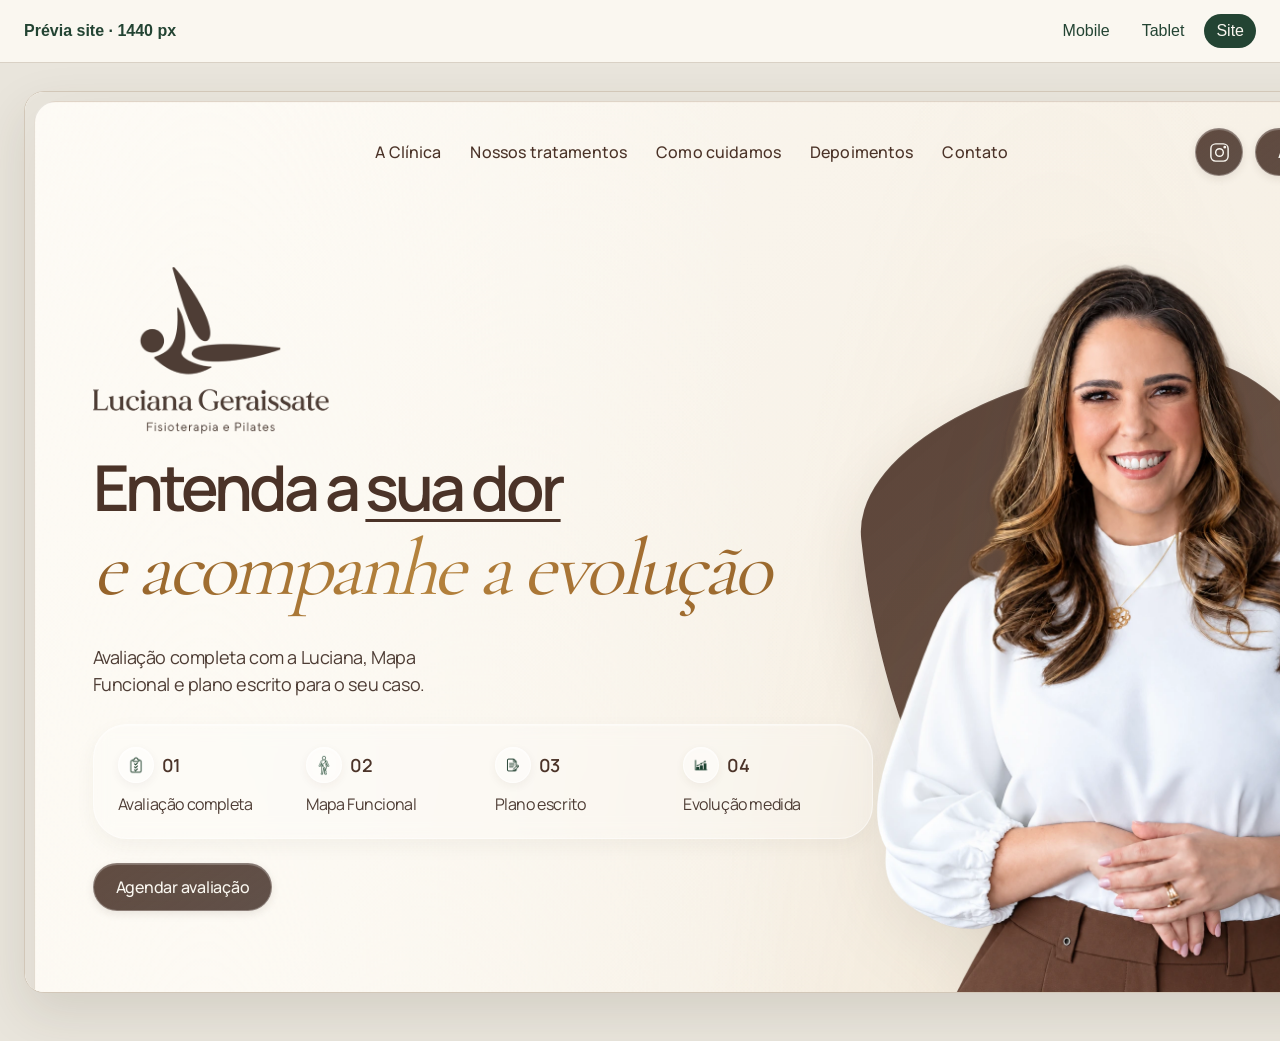
<file: previews/desktop.html>
<!doctype html><html lang="pt-BR"><head><meta charset="utf-8"><meta name="viewport" content="width=device-width,initial-scale=1"><title>Prévia site — Luciana Geraissate</title><link rel="stylesheet" href="preview.css"><style>:root{--device-width:1440px;--device-height:900px}</style></head><body><header><h1>Prévia site · 1440 px</h1><nav aria-label="Tamanho da prévia"><a href="mobile.html">Mobile</a><a href="tablet.html">Tablet</a><a href="desktop.html" aria-current="page">Site</a></nav></header><main><div class="device"><iframe src="../site-luciana-geraissate/index.html?v=20261113-arc2" title="Site da Luciana em tamanho desktop"></iframe></div></main></body></html>
</file>
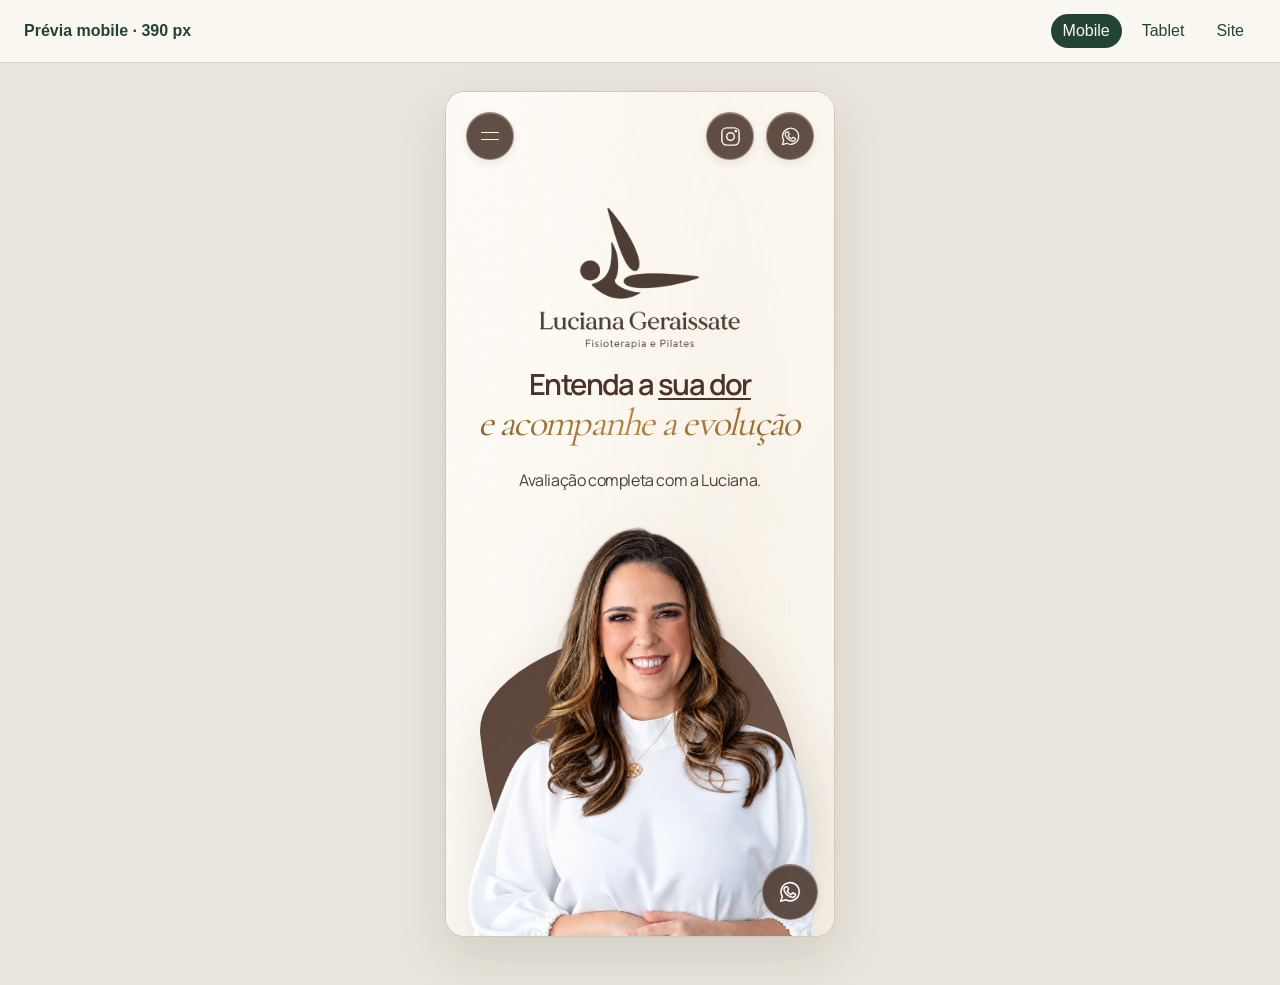
<file: previews/mobile.html>
<!doctype html><html lang="pt-BR"><head><meta charset="utf-8"><meta name="viewport" content="width=device-width,initial-scale=1"><title>Prévia mobile — Luciana Geraissate</title><link rel="stylesheet" href="preview.css"><style>:root{--device-width:390px;--device-height:844px}</style></head><body><header><h1>Prévia mobile · 390 px</h1><nav aria-label="Tamanho da prévia"><a href="mobile.html" aria-current="page">Mobile</a><a href="tablet.html">Tablet</a><a href="desktop.html">Site</a></nav></header><main><div class="device"><iframe src="../site-luciana-geraissate/index.html?v=20261113-arc2" title="Site da Luciana em tamanho mobile"></iframe></div></main></body></html>
</file>
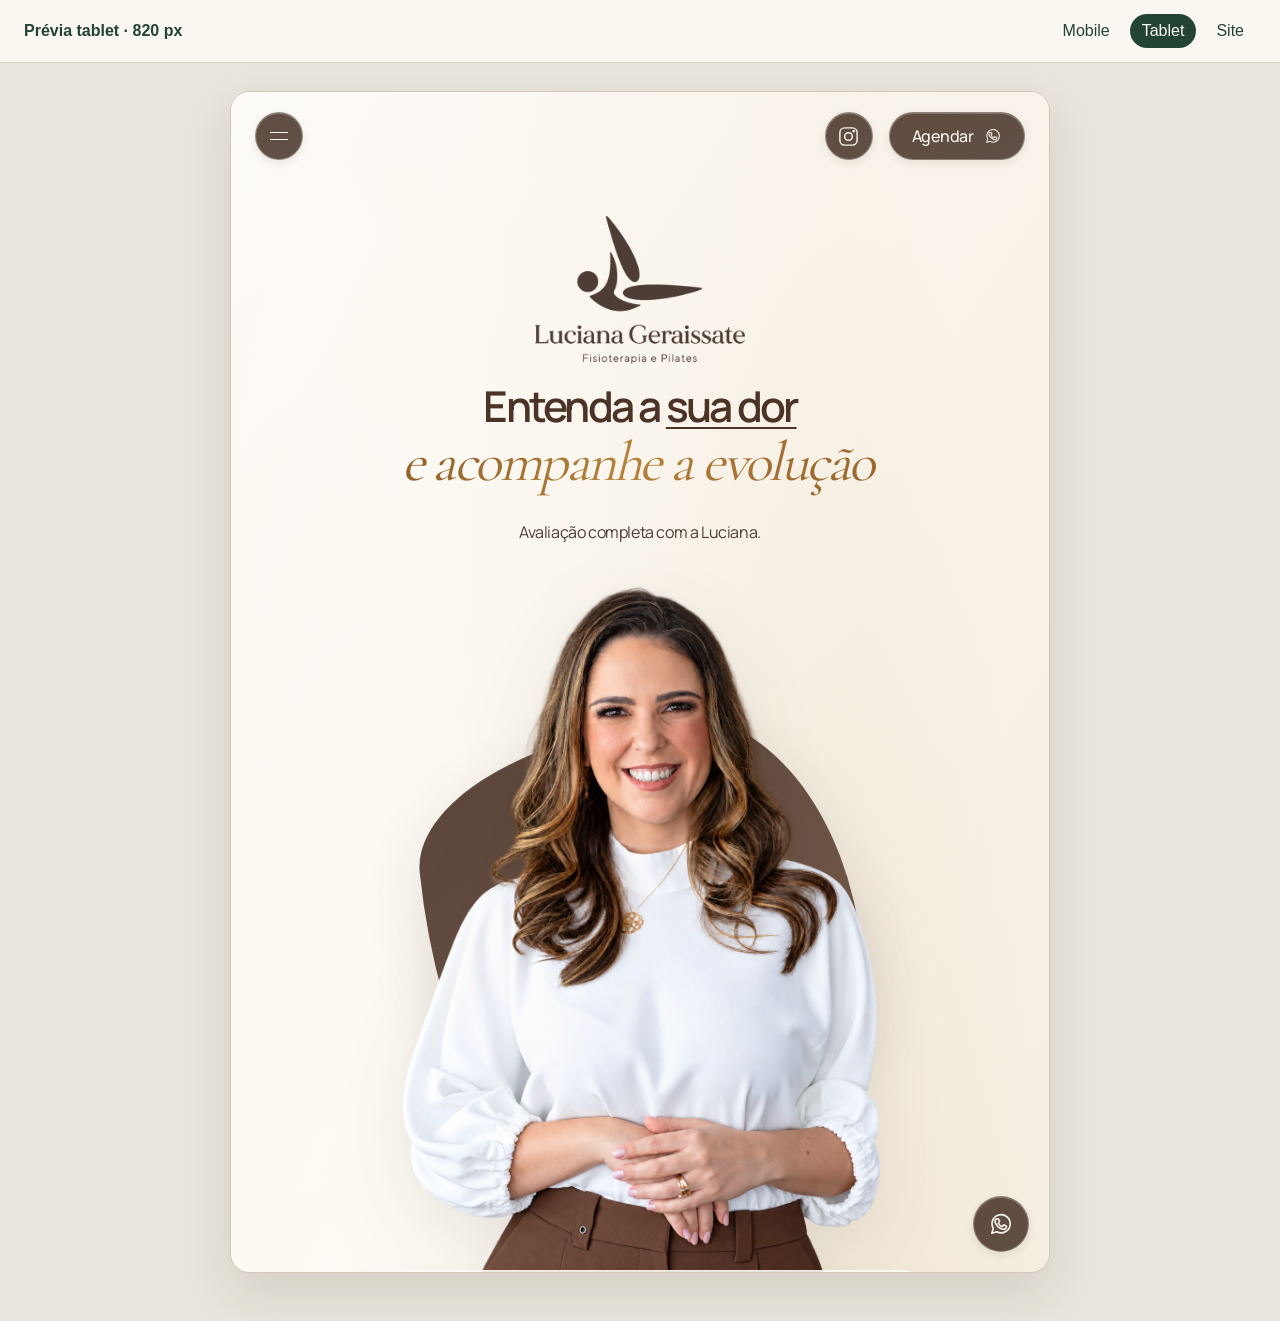
<file: previews/tablet.html>
<!doctype html><html lang="pt-BR"><head><meta charset="utf-8"><meta name="viewport" content="width=device-width,initial-scale=1"><title>Prévia tablet — Luciana Geraissate</title><link rel="stylesheet" href="preview.css"><style>:root{--device-width:820px;--device-height:1180px}</style></head><body><header><h1>Prévia tablet · 820 px</h1><nav aria-label="Tamanho da prévia"><a href="mobile.html">Mobile</a><a href="tablet.html" aria-current="page">Tablet</a><a href="desktop.html">Site</a></nav></header><main><div class="device"><iframe src="../site-luciana-geraissate/index.html?v=20261113-arc2" title="Site da Luciana em tamanho tablet"></iframe></div></main></body></html>
</file>
<file: site-luciana-geraissate/styles.css>
@font-face{font-family:Cormorant;src:url("assets/fonts/cormorant-garamond-400.ttf") format("truetype");font-weight:400;font-display:swap}
@font-face{font-family:Cormorant;src:url("assets/fonts/cormorant-garamond-500.ttf") format("truetype");font-weight:500;font-display:swap}
@font-face{font-family:Manrope;src:url("assets/fonts/manrope-400.ttf") format("truetype");font-weight:400;font-display:swap}
@font-face{font-family:Manrope;src:url("assets/fonts/manrope-500.ttf") format("truetype");font-weight:500;font-display:swap}
@font-face{font-family:Manrope;src:url("assets/fonts/manrope-600.ttf") format("truetype");font-weight:600;font-display:swap}

:root{
  --ivory:#faf7f0;
  --ivory-deep:#f0ebdf;
  --forest:#4b3328;
  --forest-dark:#39261e;
  --olive:#8b694f;
  --coffee:#514339;
  --cream-base:#e3ded2;
  --cream-light:#fbf8f1;
  --glass:rgba(255,255,255,.28);
  --glass-border:rgba(255,255,255,.52);
  --shadow-soft:0 18px 48px rgba(58,46,35,.08);
  --gold:#cda568;
  --gold-gradient:linear-gradient(120deg,#92632f 0%,#c89443 28%,#f2d58b 52%,#b47b31 76%,#e0bd72 100%);
  --brown-logo:linear-gradient(118deg,#3e271d 0%,#6a4230 30%,#ad7951 52%,#5b3829 74%,#8b5b3d 100%);
  --line:rgba(81,67,57,.14);
  --serif:Cormorant,Georgia,serif;
  --sans:Manrope,Arial,sans-serif;
  --icon-ink:#4b3328;
  --icon-surface:linear-gradient(145deg,#fffaf1,#eddfc9);
  --icon-surface-gold:linear-gradient(145deg,#fff5df,#e3c999);
  --icon-outline:rgba(75,51,40,.28);
  --icon-art-size:62%;
  --treatment-icon-art-size:74%;
  --resource-icon-art-size:44px;
  --italic-heading-scale:1.265em;
  --radius-topbar:24px;
  --shadow-topbar:0 8px 22px rgba(58,46,35,.08);
  --process-line:rgba(75,51,40,.62);
  --process-node-size:72px;
  --resource-card-surface:rgba(255,253,248,.78);
  --resource-card-radius:28px;
  --section-divider-radius:clamp(22px,2.4vw,34px);
  --section-divider-overlap:clamp(18px,2vw,28px);
  --section-space-compact:64px;
  --hero-heading-size:clamp(30px,4.4vw,67px);
  --about-blob-fill:linear-gradient(155deg,#8b694f 0%,#76543f 54%,#583d30 100%);
  --stats-gold-gradient:linear-gradient(110deg,#8a653e 0%,#aa8050 52%,#997449 100%);
  --hero-gold-gradient:linear-gradient(110deg,#926029 0%,#b5833d 48%,#a46f32 76%,#99682d 100%);
  --hero-icon-size:22px;
  --hero-icon-glass:rgba(255,255,255,.3);
  --hero-icon-glass-border:rgba(255,255,255,.58);
  --about-photo-clip:ellipse(62% 74% at 50% 24%);
  --gallery-card-width:clamp(280px,28vw,440px);
  --gallery-gap:20px;
  --gallery-gutter:20px;
  --gallery-frame-width:min(1920px,calc(100vw - 18px));
  --gallery-speed:30s;
  --pain-motion-duration:640ms;
  --pain-side-height:270px;
  --pain-arc-depth:21px;
  --pain-tilt:7deg;
  --pain-bend:1.25deg;
  --pain-recede:45px;
  --pain-perspective:1400px;
}

*{box-sizing:border-box}
html{scroll-behavior:smooth}
body{margin:0;overflow-x:hidden;background:#e9e5dc;color:var(--coffee);font-family:var(--sans);font-size:16px;letter-spacing:-.025em}
a{color:inherit}
button,a{-webkit-tap-highlight-color:transparent}
button{font:inherit}
img{display:block;max-width:100%}
:is(h1,h2,h3,h4,p,blockquote){text-wrap:balance}
.sr-only{position:absolute;width:1px;height:1px;padding:0;margin:-1px;overflow:hidden;clip:rect(0,0,0,0);white-space:nowrap;border:0}
.skip-link{position:fixed;left:18px;top:-80px;z-index:99;background:var(--forest);color:white;padding:12px 18px;text-decoration:none}
.skip-link:focus{top:18px}
a:focus-visible,button:focus-visible{outline:3px solid #c47755;outline-offset:4px}

.page-frame{width:min(1920px,calc(100% - 18px));margin:9px auto;background:radial-gradient(ellipse at 12% 20%,rgba(255,253,248,.88) 0%,transparent 35%),radial-gradient(ellipse at 72% 30%,rgba(205,165,104,.18) 0%,transparent 32%),radial-gradient(ellipse at 92% 82%,rgba(139,105,79,.11) 0%,transparent 28%),linear-gradient(124deg,#fcf9f3 0%,#f4ecdf 26%,#ead9c6 63%,#f2e7da 100%);border:1px solid rgba(81,67,57,.12);border-radius:22px;overflow:hidden;box-shadow:0 18px 70px rgba(50,40,30,.06)}
.topbar{height:112px;padding:0 clamp(24px,4vw,76px);display:flex;align-items:center;position:relative;z-index:20}
.menu-group{width:100%;display:flex;align-items:center;justify-content:flex-end;gap:clamp(72px,9vw,160px);transform:translateY(6px)}
.main-nav{position:absolute;left:50%;transform:translateX(-50%);display:flex;align-items:center;justify-content:center;gap:clamp(22px,2.7vw,52px)}
.main-nav a{font-size:14.4px;font-weight:700;letter-spacing:.01em;text-transform:uppercase;text-decoration:none;white-space:nowrap;color:var(--forest);position:relative}
.main-nav a::after{content:"";position:absolute;left:0;right:100%;bottom:-8px;height:1px;background:var(--gold);transition:right .2s ease}
.main-nav a:hover::after{right:0}
.top-actions{justify-self:end;display:flex;align-items:center;height:100%}
.appointment-shortcut{align-self:center;width:140px;height:52px;padding:0 18px;border:1px solid rgba(255,255,255,.24);border-radius:999px;background:linear-gradient(145deg,rgba(75,51,40,.88),rgba(57,38,30,.76));color:white;text-decoration:none;display:flex;flex-direction:row;align-items:center;justify-content:center;gap:11px;box-shadow:inset 0 1px 0 rgba(255,255,255,.16),0 9px 22px rgba(57,38,30,.13);backdrop-filter:blur(10px) saturate(110%);-webkit-backdrop-filter:blur(10px) saturate(110%);transition:transform .25s ease,box-shadow .25s ease,background-color .25s ease}
.appointment-shortcut:hover{transform:translateY(-2px);background:linear-gradient(145deg,rgba(75,51,40,.94),rgba(57,38,30,.86));box-shadow:inset 0 1px 0 rgba(255,255,255,.2),0 13px 26px rgba(57,38,30,.18)}
.appointment-shortcut svg{order:2;width:21px;fill:none;stroke:currentColor;stroke-width:1.35;stroke-linecap:round;stroke-linejoin:round}
.appointment-shortcut span{font-size:12px;font-weight:500;letter-spacing:-.015em;text-transform:none}
.menu-toggle{display:none;background:rgba(255,255,255,.28);border:1px solid rgba(255,255,255,.48);color:var(--forest);box-shadow:inset 0 1px 0 rgba(255,255,255,.38),0 6px 16px rgba(64,54,44,.05);backdrop-filter:blur(9px);-webkit-backdrop-filter:blur(9px)}

.hero{min-height:720px;height:calc(100vh - 130px);max-height:900px;position:relative;overflow:hidden;display:grid;grid-template-columns:55% 45%;align-items:center;padding:0 clamp(24px,4vw,76px);background:transparent}
.hero-copy{position:relative;z-index:5;min-width:0;max-width:520px;align-self:center;padding-left:clamp(20px,3.1vw,60px);margin-top:-28px;transform:scale(1.2);transform-origin:left center}
.hero-brand{display:block;width:196px;aspect-ratio:4056/2858;margin:0 0 18px;overflow:hidden;text-decoration:none}
.hero-brand img{width:197.24%;height:auto;max-width:none;transform:translate(-24.725%,-18.222%)}
h1{margin:0 0 28px;color:var(--forest);font:500 clamp(52px,4.65vw,82px)/.9 var(--sans);letter-spacing:-.065em}
h1 em{font-family:var(--serif);font-size:1.08em;font-weight:400;font-style:italic;letter-spacing:-.035em;color:#9f743d}
.outline-button{display:inline-flex;align-items:center;justify-content:center;min-width:170px;height:46px;padding:0 24px;border:1px solid rgba(255,255,255,.24);border-radius:999px;color:white;font-size:12px;font-weight:500;letter-spacing:-.015em;text-transform:none;text-decoration:none;background:linear-gradient(145deg,rgba(75,51,40,.88),rgba(57,38,30,.76));box-shadow:inset 0 1px 0 rgba(255,255,255,.16),0 8px 20px rgba(57,38,30,.12);backdrop-filter:blur(10px) saturate(110%);-webkit-backdrop-filter:blur(10px) saturate(110%);transition:.2s ease}
.outline-button:hover{transform:translateY(-2px);background:linear-gradient(145deg,rgba(75,51,40,.94),rgba(57,38,30,.86));box-shadow:inset 0 1px 0 rgba(255,255,255,.2),0 12px 25px rgba(57,38,30,.17)}
.hero-stats+.outline-button{display:flex;width:max-content;margin-top:24px}
.hero-stats{position:relative;width:100%;max-width:507px;margin-top:34px;padding:15px 14px;display:grid;grid-template-columns:repeat(4,minmax(0,1fr));align-items:center;background:rgba(255,255,255,.24);border:1px solid rgba(255,255,255,.48);border-radius:30px;box-shadow:inset 0 1px 0 rgba(255,255,255,.35),0 7px 20px rgba(64,54,44,.05);backdrop-filter:blur(9px);-webkit-backdrop-filter:blur(9px)}
.hero-stats>div{min-width:0;padding:0 6px;display:grid;grid-template-columns:26px minmax(0,1fr);align-items:center;gap:6px;border-left:0}
.hero-stats>div>span{grid-column:1/-1}
.pillar-icon{display:grid;place-items:center;width:26px;height:26px;border:1px solid rgba(255,255,255,.42);border-radius:50%;background:linear-gradient(145deg,rgba(75,51,40,.9),rgba(57,38,30,.78));color:#f4d99b;box-shadow:inset 0 1px 0 rgba(255,255,255,.15),0 7px 16px rgba(57,38,30,.13);transition:transform .25s ease}
.hero-stats>div:nth-child(even) .pillar-icon{background:linear-gradient(145deg,rgba(205,165,104,.82),rgba(151,106,49,.76));color:#fff8e8}
.pillar-icon svg{width:14px;height:14px;fill:none;stroke:currentColor;stroke-width:1.45;stroke-linecap:round;stroke-linejoin:round}
.pillar-icon:hover{transform:scale(1.12)}
.hero-stats>div:first-of-type{padding-left:0}.hero-stats>div:last-child{padding-right:0}
.hero-stats strong{color:var(--forest);font-size:15px;font-weight:700}.hero-stats span{max-width:100%;color:#71675e;font-size:8.5px;line-height:1.25;overflow-wrap:break-word}
.stats-icons{position:relative;z-index:3;display:flex;align-items:center;align-self:center;justify-self:start;margin:0;padding:0;list-style:none}
.stats-icons li{width:32px;height:32px;margin-left:-10px;display:grid;place-items:center;border:1px solid rgba(255,255,255,.42);border-radius:50%;background:linear-gradient(145deg,rgba(75,51,40,.9),rgba(57,38,30,.78));color:#f4d99b;box-shadow:inset 0 1px 0 rgba(255,255,255,.15),0 7px 16px rgba(57,38,30,.13);backdrop-filter:blur(9px);-webkit-backdrop-filter:blur(9px);transition:transform .3s cubic-bezier(.22,1,.36,1),box-shadow .3s ease}
.stats-icons li:first-child{margin-left:0;z-index:1}.stats-icons li:nth-child(2){z-index:2;background:linear-gradient(145deg,rgba(118,82,63,.92),rgba(75,51,40,.82))}.stats-icons li:nth-child(3){z-index:3;background:linear-gradient(145deg,rgba(205,165,104,.82),rgba(151,106,49,.76));color:#fff8e8}
.stats-icons li:hover{z-index:5;transform:translateY(-3px) scale(1.12);box-shadow:inset 0 1px 0 rgba(255,255,255,.22),0 11px 22px rgba(57,38,30,.18)}
.stats-icons svg{width:15px;height:15px;fill:none;stroke:currentColor;stroke-width:1.45;stroke-linecap:round;stroke-linejoin:round}

.portrait-stage{position:absolute;left:80%;right:auto;width:40%;top:2%;bottom:0;transform:translateX(-50%);z-index:2;display:flex;justify-content:center;align-items:flex-end;pointer-events:none}
.portrait-stage img{position:relative;z-index:2;width:min(100%,610px);height:100%;object-fit:contain;object-position:center bottom;filter:drop-shadow(0 20px 34px rgba(53,42,31,.09))}
.portrait-halo{position:absolute;z-index:1;width:78%;height:70%;top:17%;border-radius:63% 37% 68% 32% / 28% 55% 45% 72%;background:linear-gradient(145deg,rgba(75,51,40,.92),rgba(95,65,49,.82));transform:rotate(-6deg);box-shadow:inset 0 1px 0 rgba(255,255,255,.1),0 24px 65px rgba(57,38,30,.12)}

.expand-link{position:absolute;right:22px;bottom:20px;width:52px;height:52px;border:1px solid rgba(255,255,255,.55);border-radius:18px;display:grid;place-items:center;color:var(--forest);text-decoration:none;background:rgba(255,255,255,.34);box-shadow:inset 0 1px 0 rgba(255,255,255,.5),0 8px 24px rgba(60,46,32,.06);backdrop-filter:blur(10px);-webkit-backdrop-filter:blur(10px)}
.expand-link svg{width:25px;fill:none;stroke:currentColor;stroke-width:1.5}

.site-section{position:relative;padding:clamp(96px,10vw,160px) clamp(24px,5vw,88px);overflow:hidden}
.section-inner{width:min(1380px,100%);margin:0 auto;position:relative;z-index:2}
.section-heading{max-width:850px;margin-bottom:clamp(46px,6vw,82px)}
.section-kicker{margin:0 0 16px;color:var(--forest);font-size:12px;font-weight:700;letter-spacing:.11em;text-transform:uppercase}
.section-heading h2,.about-copy h2,.contact-copy h2{margin:0;color:var(--forest);font:500 clamp(48px,5.5vw,84px)/.94 var(--sans);letter-spacing:-.065em}
.section-heading h2 em,.about-copy h2 em,.contact-copy h2 em{font-family:var(--serif);font-weight:400;font-style:italic;letter-spacing:-.035em;color:#9f743d}
.section-heading>p:last-child,.about-copy>p,.contact-copy>p{max-width:min(100%,56ch);margin:22px 0 0;color:var(--coffee);font-size:clamp(16px,1.3vw,19px);line-height:1.65;letter-spacing:-.02em;text-wrap:balance}
.icon-orb{width:48px;height:48px;display:grid;place-items:center;border-radius:50%;color:#f3d58f;background:linear-gradient(145deg,var(--forest),var(--forest-dark));box-shadow:inset 0 1px 0 rgba(255,255,255,.18),0 9px 22px rgba(57,38,30,.14)}
.icon-orb-gold{color:white;background:linear-gradient(145deg,#d5ad6c,#9b6e34)}
.icon-orb svg,.map-pin svg{width:23px;height:23px;fill:none;stroke:currentColor;stroke-width:1.45;stroke-linecap:round;stroke-linejoin:round}
.primary-button{min-height:50px;padding:0 28px;display:inline-flex;align-items:center;justify-content:center;border:1px solid rgba(255,255,255,.25);border-radius:999px;background:linear-gradient(145deg,rgba(75,51,40,.94),rgba(57,38,30,.86));box-shadow:inset 0 1px 0 rgba(255,255,255,.18),0 10px 25px rgba(57,38,30,.15);color:white;font-size:14px;font-weight:600;text-decoration:none;transition:transform .25s ease,box-shadow .25s ease}
.primary-button:hover{transform:translateY(-3px);box-shadow:inset 0 1px 0 rgba(255,255,255,.2),0 16px 30px rgba(57,38,30,.2)}
.secondary-link{color:var(--forest);font-size:14px;text-underline-offset:5px;text-decoration-color:rgba(75,51,40,.35)}

.pain-section{
 --section-curve:clamp(16px,2vw,32px);
 background:radial-gradient(ellipse at 16% 8%,rgba(250,247,240,.7),transparent 62%),linear-gradient(135deg,#eee3d7 0%,#e5d4c3 58%,#dcc8b6 100%);
 z-index:2;
 border-radius:var(--section-curve) var(--section-curve) var(--section-divider-radius) var(--section-divider-radius);
 margin-top:0;
 margin-bottom:calc(-1 * var(--section-divider-overlap));
}
.site-section.pain-section{padding-inline:0}
.pain-section>.section-inner{width:100%;max-width:none}
.pain-section .section-heading{width:min(1380px,calc(100% - clamp(40px,10vw,176px)));max-width:none;margin-inline:auto;margin-bottom:36px}
.pain-section .section-heading{text-align:center}
.pain-section .section-heading>h2{
 max-width:min(100%,1000px);margin-inline:auto;padding-inline:.12em;
 font-size:clamp(38px,5vw,76px);line-height:1.16;
 white-space:normal;text-wrap:balance;overflow-wrap:normal;
}
.pain-section .section-heading>p:last-child{margin-inline:auto}
.complaint-tabs{position:relative;width:max-content;max-width:calc(100% - 40px);margin:0 auto 32px;display:flex;gap:10px;overflow-x:auto;scrollbar-width:thin;padding:8px 4px 14px;scroll-padding-inline:12px}
.complaint-tabs button{position:relative;isolation:isolate;flex:0 0 auto;min-height:48px;padding:12px 20px;white-space:nowrap;border:1px solid rgba(75,51,40,.3);border-radius:var(--radius-pill);background:var(--glass);color:var(--forest);font-size:16px;cursor:pointer;transition:color .36s ease,border-color .36s ease;box-shadow:none}
.complaint-tabs button::before{content:"";position:absolute;inset:0;z-index:-1;border-radius:inherit;background:var(--action-fill);opacity:0;transition:opacity .36s ease;pointer-events:none}
.complaint-tabs button[aria-selected="true"]{color:var(--ivory);border-color:transparent;box-shadow:none}
.complaint-tabs button[aria-selected="true"]::before{opacity:1}
.complaint-tabs button:hover{border-color:var(--forest)}
.pain-grid{display:grid;grid-template-columns:repeat(3,minmax(0,1fr));gap:24px}
.pain-card{min-height:220px;padding:32px;border:1px solid rgba(81,67,57,.06);border-radius:28px;background:rgba(255,255,255,.6);box-shadow:0 8px 24px rgba(58,46,35,.04);color:var(--forest);overflow-wrap:break-word}
.complaint-quotes{width:min(1180px,calc(100% - 40px));margin:0 auto 8px;padding-bottom:8px;text-align:center;overflow-x:auto;scrollbar-width:thin}
.complaint-quotes .patient-quote{width:max-content;min-width:100%;margin:0;white-space:nowrap;color:var(--coffee);font:italic 400 clamp(20px,2.2vw,30px)/1.3 var(--serif)}
.pain-detail{margin-top:18px;padding-top:0;border:0}
.pain-card .treatment-title{margin:0 0 12px;font-size:20px;font-weight:600;line-height:1.35}
.pain-detail>p{margin:0;font:400 16px/1.6 var(--sans);color:var(--coffee)}
.pain-detail .include-label{margin:20px 0 10px;font-weight:600;color:var(--forest)}
.treatment-chips{display:flex;flex-wrap:wrap;gap:8px;padding:0;margin:0 0 24px;list-style:none}
.treatment-chips li{padding:8px 14px;border:1px solid rgba(75,51,40,.28);border-radius:999px;font-size:16px;font-weight:600;line-height:1.4;color:var(--forest);background:rgba(75,51,40,.1);box-shadow:inset 0 1px 0 rgba(255,255,255,.45)}
.pain-detail .primary-button{width:100%;text-align:center}
.pain-carousel:not(.is-ready) .pain-grid{margin-inline:24px}
.pain-carousel.is-ready .pain-viewport{position:relative;overflow:hidden;touch-action:pan-y;cursor:grab}
.pain-viewport.is-dragging{cursor:grabbing;user-select:none}
.pain-carousel.is-ready .pain-grid{display:block;position:relative;height:var(--pain-height,800px);perspective:var(--pain-perspective);perspective-origin:center 35%}
.pain-carousel.is-ready .pain-card{position:absolute;left:50%;top:24px;height:var(--pain-side-height);overflow:hidden;opacity:1;background:var(--cream-light);will-change:transform;transition:background-color var(--pain-motion-duration) ease,box-shadow var(--pain-motion-duration) ease;cursor:pointer}
.pain-carousel.is-ready .pain-card.is-active{cursor:default;background:#fff;box-shadow:0 18px 40px rgba(58,46,35,.14),0 4px 12px rgba(58,46,35,.06)}
.pain-carousel.is-ready .pain-card>.treatment-photo{transition:height var(--pain-motion-duration) ease,object-position var(--pain-motion-duration) ease,opacity .3s ease}
.pain-carousel.is-ready .pain-card>.treatment-icon{transition:top var(--pain-motion-duration) ease,left var(--pain-motion-duration) ease,opacity .3s ease}
.pain-carousel.is-ready .pain-card>.treatment-title{transition:opacity .3s ease}
.pain-carousel.is-ready .pain-card:not(.is-active)>:is(.treatment-photo,.treatment-icon,.treatment-title){opacity:.76}
.pain-carousel.is-ready .pain-card:not(.is-active){display:flex;flex-direction:column;align-items:center;justify-content:center;padding:24px;text-align:center}
.pain-carousel.is-ready .pain-card:not(.is-active)>.treatment-title{margin:0;font-size:clamp(16px,1.45vw,20px);line-height:1.4}
.treatment-title .title-line{display:block;white-space:nowrap}
.pain-carousel.is-ready .pain-card.is-active{height:var(--pain-card-height,auto);display:flex;flex-direction:column}
.pain-carousel.is-ready .pain-card.is-active>.treatment-title{flex-shrink:0}
.pain-carousel.is-ready .pain-card.is-active>.pain-detail{display:flex;flex:1;flex-direction:column}
.pain-carousel.is-ready .pain-detail>.primary-button{margin-top:auto;flex-shrink:0}
.pain-carousel.is-measuring .pain-card{width:var(--pain-center-width)!important;height:auto!important;min-height:0!important;display:flex;flex-direction:column;align-items:stretch!important;justify-content:flex-start!important;text-align:left;padding:32px!important;transition:none!important}
.pain-carousel.is-measuring .pain-card>.treatment-title{margin:0 0 12px!important;font-size:20px!important;line-height:1.35!important}
@media(max-width:760px){.pain-carousel.is-measuring .pain-card{padding:24px!important}}
.pain-carousel.is-measuring .pain-card>.pain-detail{display:flex!important;flex:1;flex-direction:column;animation:none!important}
@media(prefers-reduced-motion:no-preference){
 .complaint-quotes .patient-quote:not([hidden]){animation:pain-content-enter .48s ease-out both}
 .pain-carousel.is-ready .pain-card.is-active>.pain-detail{animation:pain-content-enter .45s ease-out .25s both}
}
@keyframes pain-content-enter{from{opacity:0;transform:translateY(8px)}to{opacity:1;transform:translateY(0)}}
@media(prefers-reduced-motion:reduce){.pain-carousel.is-ready .pain-card,.pain-carousel.is-ready .pain-card>.treatment-photo,.pain-carousel.is-ready .pain-card>.treatment-icon,.pain-carousel.is-ready .pain-card>.treatment-title{transition:none}}
@media(max-width:760px){.pain-card{padding:24px;border-radius:28px}.complaint-tabs{justify-content:flex-start;max-width:calc(100% - 32px);margin-bottom:16px}.pain-section .section-heading>h2{font-size:clamp(36px,8.4vw,58px)}.pain-card .treatment-title{font-size:20px}.pain-detail>p{font-size:16px}.treatment-chips li{font-size:16px}}

.method-section{background:var(--cream-base)}
.method-quote{max-width:980px;margin:0 0 70px;padding:0;border:0;color:#8d673b;font:italic 400 clamp(28px,3vw,46px)/1.25 var(--serif)}
.care-timeline{position:relative;margin:0 0 58px;padding:0;display:grid;grid-template-columns:repeat(3,1fr);gap:54px;list-style:none}
.care-timeline::before{content:"";position:absolute;left:8%;right:8%;top:72px;height:1px;background:rgba(81,67,57,.22)}
.care-timeline li{position:relative;min-width:0}
.care-timeline strong{display:block;margin-bottom:24px;color:#a77a42;font:500 clamp(48px,5vw,76px)/1 var(--sans);letter-spacing:-.07em}
.timeline-dot{position:absolute;z-index:2;top:65px;left:0;width:15px;height:15px;border:4px solid var(--cream-base);border-radius:50%;background:var(--forest);box-shadow:0 0 0 1px rgba(75,51,40,.2)}
.care-timeline h3{margin:38px 0 12px;color:var(--forest);font-size:22px;letter-spacing:-.04em}
.care-timeline p{margin:0;color:var(--coffee);font-size:16px;line-height:1.6}
.method-pill{width:max-content;max-width:100%;margin:0 0 72px;padding:18px 28px;border:1px solid var(--glass-border);border-radius:999px;background:var(--glass);box-shadow:var(--shadow-soft);backdrop-filter:blur(10px);-webkit-backdrop-filter:blur(10px);color:var(--forest);font-size:16px;font-weight:600}
.treatment-grid{display:grid;grid-template-columns:repeat(4,minmax(0,1fr));gap:18px}
.treatment-card{min-height:230px;padding:28px;border:1px solid rgba(255,255,255,.5);border-radius:28px;background:rgba(255,255,255,.3);box-shadow:0 12px 30px rgba(58,46,35,.05)}
.treatment-card h3{margin-top:24px;font-size:18px}
.treatment-card p{margin:0;color:var(--coffee);font-size:14px;line-height:1.5}

.testimonials-section{background:var(--forest);color:var(--ivory)}
.section-heading-inverse .section-kicker,.section-heading-inverse h2{color:var(--ivory)}
.section-heading-inverse>p:last-child{color:rgba(250,247,240,.72)}
.testimonial-grid{display:grid;grid-template-columns:1.35fr .8fr;gap:22px}
.testimonial-card{position:relative;min-height:260px;padding:36px;border:1px solid rgba(255,255,255,.18);border-radius:32px;background:rgba(255,255,255,.1);box-shadow:0 20px 48px rgba(29,20,16,.14);backdrop-filter:blur(10px);-webkit-backdrop-filter:blur(10px)}
.testimonial-featured{grid-row:span 2;min-height:542px;display:flex;flex-direction:column;justify-content:flex-end}
.quote-mark{position:absolute;left:28px;top:14px;color:var(--gold);font:italic 400 100px/1 var(--serif);opacity:.85}
.testimonial-card>p{margin:40px 0 26px;color:var(--ivory);font:italic 400 clamp(24px,2.3vw,38px)/1.25 var(--serif)}
.testimonial-card:not(.testimonial-featured)>p{font-size:23px}
.stars{margin-bottom:18px;color:#e2bb73;letter-spacing:.12em}
.testimonial-card h3{margin:0 0 5px;color:var(--ivory);font-size:17px}.testimonial-card>span:last-child{font-size:13px;color:rgba(250,247,240,.62)}

.about-section{background:radial-gradient(ellipse at 10% 15%,rgba(255,253,248,.92),transparent 38%),radial-gradient(ellipse at 80% 30%,rgba(205,165,104,.16),transparent 34%),linear-gradient(125deg,#fcf9f3,#ead9c6)}
.about-layout{display:grid;grid-template-columns:minmax(0,1fr) minmax(0,.9fr);align-items:center;gap:clamp(48px,7vw,110px)}
.about-portrait{position:relative;min-height:690px;display:flex;align-items:flex-end;justify-content:center}
.about-portrait img{position:relative;z-index:2;width:min(88%,590px);max-height:690px;object-fit:contain;object-position:center bottom;filter:drop-shadow(0 20px 34px rgba(53,42,31,.09))}
.about-blob{position:absolute;z-index:1;left:6%;right:6%;top:10%;bottom:8%;border-radius:37% 63% 42% 58% / 54% 35% 65% 46%;background:linear-gradient(145deg,rgba(75,51,40,.92),rgba(95,65,49,.82));transform:rotate(6deg)}
.about-copy>p{max-width:620px}.about-copy>p+p{margin-top:16px}
.about-stats{position:relative;margin:70px 0 42px;padding:22px 24px;display:grid;grid-template-columns:90px repeat(4,1fr);align-items:center;border:1px solid var(--glass-border);border-radius:34px;background:var(--glass);box-shadow:var(--shadow-soft);backdrop-filter:blur(11px);-webkit-backdrop-filter:blur(11px)}
.about-stats>div{padding:2px 20px;border-left:1px solid rgba(81,67,57,.12)}
.about-stats strong{display:block;color:var(--forest);font-size:24px}.about-stats span{color:var(--coffee);font-size:12px}
.space-gallery{display:grid;grid-template-columns:1.4fr .8fr .8fr;grid-auto-rows:330px;gap:20px}
.space-photo,.space-note{margin:0;overflow:hidden;border-radius:32px;box-shadow:var(--shadow-soft)}
.space-photo img{width:100%;height:100%;object-fit:cover}.space-photo:not(.space-photo-wide) img{object-position:75% center}
.space-note{padding:34px;display:flex;flex-direction:column;justify-content:flex-end;background:rgba(255,255,255,.5);border:1px solid var(--glass-border)}
.space-note p{margin:24px 0 0;color:var(--forest);font-size:20px;line-height:1.45;font-weight:600}

.faq-section{background:var(--cream-light)}
.faq-inner{max-width:900px}
.faq-list{display:flex;flex-direction:column;gap:14px}
.faq-item{border:1px solid rgba(81,67,57,.1);border-radius:28px;background:rgba(255,255,255,.62);box-shadow:0 10px 28px rgba(58,46,35,.04);overflow:hidden}
.faq-item h3{margin:0}.faq-item button{width:100%;padding:18px 20px 18px 26px;border:0;background:transparent;display:flex;align-items:center;justify-content:space-between;gap:20px;color:var(--forest);font-size:17px;font-weight:600;text-align:left;cursor:pointer}
.faq-icon{width:38px;height:38px;flex:0 0 38px;display:grid;place-items:center;border-radius:50%;background:var(--forest);color:white;font-size:23px;font-weight:400;transition:transform .25s ease}
.faq-item.is-open .faq-icon{transform:rotate(45deg)}
.faq-answer{display:grid;grid-template-rows:0fr;transition:grid-template-rows .28s ease}.faq-answer>p{min-height:0;overflow:hidden;margin:0;padding:0 78px 0 26px;color:var(--coffee);font-size:16px;line-height:1.65;transition:padding .28s ease}.faq-item.is-open .faq-answer{grid-template-rows:1fr}.faq-item.is-open .faq-answer>p{padding-bottom:24px}

.contact-section{background:var(--cream-base);isolation:isolate}
.contact-blob{position:absolute;z-index:0;left:50%;top:50%;width:min(74vw,1040px);height:min(52vw,720px);border-radius:58% 42% 65% 35% / 42% 58% 42% 58%;background:rgba(75,51,40,.14);filter:blur(45px);transform:translate(-50%,-50%) rotate(-5deg)}
.contact-layout{display:grid;grid-template-columns:1fr .8fr;align-items:center;gap:clamp(50px,8vw,120px)}
.contact-copy{max-width:720px}.contact-copy .primary-button{margin-top:34px}.primary-button-large{min-height:60px;padding:0 34px;font-size:15px}.contact-copy .secondary-link{display:block;width:max-content;margin-top:22px}
.location-card{overflow:hidden;border:1px solid var(--glass-border);border-radius:34px;background:rgba(255,255,255,.48);box-shadow:var(--shadow-soft);backdrop-filter:blur(10px);-webkit-backdrop-filter:blur(10px)}
.map-placeholder{height:300px;position:relative;background:radial-gradient(circle at 32% 38%,rgba(205,165,104,.24),transparent 26%),linear-gradient(135deg,rgba(75,51,40,.11),rgba(255,255,255,.3))}
.map-placeholder::before,.map-placeholder::after{content:"";position:absolute;inset:20% -10%;border-top:1px solid rgba(75,51,40,.17);border-bottom:1px solid rgba(75,51,40,.12);transform:rotate(-12deg)}.map-placeholder::after{inset:-10% 30%;border:0;border-left:1px solid rgba(75,51,40,.16);border-right:1px solid rgba(75,51,40,.11);transform:rotate(22deg)}
.map-pin{position:absolute;z-index:2;left:50%;top:50%;width:58px;height:58px;display:grid;place-items:center;border-radius:50%;background:var(--forest);color:#f0cf8e;transform:translate(-50%,-50%);box-shadow:0 12px 28px rgba(57,38,30,.22)}
.location-copy{padding:30px}.location-copy h3{margin:0 0 12px;color:var(--forest);font-size:21px}.location-copy p{margin:0 0 12px;color:var(--coffee);font-size:15px;line-height:1.55}.location-copy span{color:#81756a;font-size:13px}

.site-footer{padding:70px clamp(24px,5vw,88px) 26px;background:var(--forest);color:var(--ivory)}
.footer-inner{width:min(1380px,100%);margin:0 auto 54px;display:grid;grid-template-columns:1fr 1fr auto;align-items:center;gap:50px}.footer-inner>img{width:190px;filter:brightness(0) invert(89%) sepia(13%) saturate(664%) hue-rotate(348deg)}.footer-inner p{margin:0 0 12px;color:rgba(250,247,240,.72);font-size:15px}.footer-inner a{color:var(--ivory);font-size:14px;text-underline-offset:5px;text-decoration-color:rgba(250,247,240,.3)}.footer-inner nav{display:grid;grid-template-columns:repeat(2,auto);gap:12px 28px}.footer-legal{width:min(1380px,100%);margin:0 auto;padding-top:22px;border-top:1px solid rgba(255,255,255,.12);color:rgba(250,247,240,.48);font-size:12px}

.js .reveal{opacity:0;transform:translateY(22px);transition:opacity .55s ease,transform .55s ease}.js .reveal.is-visible{opacity:1;transform:none}

@media(max-width:1180px){
  .main-nav{gap:22px}.appointment-shortcut{width:136px}
  .hero{grid-template-columns:52% 48%}.portrait-stage{left:78%;right:auto;width:42%}
  h1{font-size:clamp(50px,5vw,68px)}
}

@media(max-width:900px){
  .page-frame{width:100%;margin:0;border:0;border-radius:0}
  .topbar{height:96px;display:block;padding:0 24px}
  .menu-group{width:100%;height:100%;display:grid;grid-template-columns:52px 1fr 116px;align-items:center;gap:0;transform:none}
  .main-nav{display:none;position:absolute;z-index:10;top:104px;left:24px;right:24px;transform:none;padding:18px 22px;flex-direction:column;align-items:flex-start;gap:10px;background:rgba(250,247,240,.62);border:1px solid rgba(255,255,255,.62);border-radius:24px;box-shadow:inset 0 1px 0 rgba(255,255,255,.48),0 16px 38px rgba(45,39,32,.11);backdrop-filter:blur(16px) saturate(112%);-webkit-backdrop-filter:blur(16px) saturate(112%)}
  .main-nav.open{display:flex}
  .main-nav a{font-size:16.8px;padding:6px 0}
  .menu-toggle{display:flex;grid-column:1;grid-row:1;width:40px;height:40px;border:1px solid var(--line);border-radius:50%;align-items:center;justify-content:center;flex-direction:column;gap:6px}
  .menu-toggle span:not(.sr-only){width:17px;height:1px;background:currentColor}
  .top-actions{grid-column:3;grid-row:1;position:relative;z-index:2;justify-self:end}
  .appointment-shortcut{width:112px;height:44px;padding:0 10px;gap:7px}
  .appointment-shortcut span{font-size:11px}
  .appointment-shortcut svg{width:18px}
  .hero{height:calc(100svh - 96px);min-height:680px;max-height:860px;grid-template-columns:minmax(0,52%) minmax(0,48%);padding:0 24px;background:transparent}
  .hero-copy{grid-column:1;width:100%;max-width:360px;padding-left:0;margin-top:-18px;transform:translateY(-90px)}
  .hero-brand{width:clamp(115px,18vw,147px);margin-bottom:14px}
  h1{font-size:clamp(40px,6.8vw,54px);line-height:.92;margin-bottom:22px}
  .outline-button{min-width:154px;height:42px;padding:0 16px}
  .hero-stats{top:190px;max-width:300px;margin-top:28px;padding:12px 10px;grid-template-columns:repeat(2,minmax(0,1fr));gap:8px;border-radius:20px}
  .hero-stats+.outline-button{position:relative;top:190px}
  .stats-icons{grid-row:1/span 2}
  .stats-icons li{width:28px;height:28px;margin-left:-9px}
  .stats-icons svg{width:13px;height:13px}
  .hero-stats>div{padding:0 9px}
  .portrait-stage{left:auto;right:-2%;width:54%;height:auto;aspect-ratio:2/3;top:auto;bottom:0;transform:none}
  .portrait-stage img{width:100%;height:auto;object-fit:contain;object-position:right bottom}
  .portrait-halo{width:92%;height:64%;top:22%;right:0}
  .expand-link{display:none}
}

@media(max-width:560px){
  .topbar{height:82px;padding:0 16px}
  .menu-group{grid-template-columns:46px 1fr 104px}
  .main-nav{top:90px;left:16px;right:16px;padding:16px 18px;gap:8px;border-radius:22px}
  .menu-toggle{width:38px;height:38px}
  .top-actions{position:static;grid-column:3;grid-row:1;justify-self:end;width:104px;height:42px}
  .appointment-shortcut{width:104px;height:42px;padding:0 8px;gap:6px;border-radius:999px}
  .appointment-shortcut span{font-size:11px}
  .appointment-shortcut svg{width:17px}
  .hero{height:calc(100svh - 82px);min-height:650px;max-height:760px;padding:0 16px;grid-template-columns:minmax(0,56%) minmax(0,44%)}
  .hero-copy{width:min(310px,calc(100vw - 32px));max-width:310px;padding-left:0;margin-top:-42px;transform:translateY(-120px)}
  .hero-brand{width:123px;margin-bottom:10px}
  h1{font-size:clamp(41.25px,12vw,50px);line-height:.92;margin-bottom:18px}
  h1 em{font-size:1em}
  .outline-button{min-width:140px;height:40px;padding:0 12px;font-size:12px}
  .hero-stats{top:240px;max-width:218px;margin-top:24px;padding:10px 7px;grid-template-columns:repeat(2,minmax(0,1fr));gap:7px;border-radius:18px}
  .hero-stats+.outline-button{top:240px}
  .hero-stats>div{padding:0 6px;gap:3px;grid-template-columns:22px minmax(0,1fr)}
  .pillar-icon{width:22px;height:22px}
  .pillar-icon svg{width:12px;height:12px}
  .hero-stats strong{font-size:12px}
  .hero-stats span{font-size:7px}
  .stats-icons li{width:25px;height:25px;margin-left:-9px}
  .stats-icons svg{width:12px;height:12px}
  .portrait-stage{left:auto;right:-12%;width:70%;height:auto;aspect-ratio:2/3;top:auto;bottom:0;transform:none}
  .portrait-stage img{width:100%;height:auto;object-fit:contain;object-position:right bottom;transform:none}
  .portrait-halo{width:96%;height:62%;top:24%;right:0;transform:rotate(-6deg)}
}

@media(max-width:1100px){
  .site-section{padding:100px clamp(24px,5vw,56px)}
  .pain-grid{grid-template-columns:repeat(2,minmax(0,1fr))}
  .treatment-grid{grid-template-columns:repeat(2,minmax(0,1fr))}
  .about-layout{grid-template-columns:1fr 1fr;gap:42px}
  .about-portrait{min-height:560px}.about-portrait img{max-height:560px}
  .about-stats{grid-template-columns:70px repeat(2,minmax(0,1fr));gap:14px}
  .about-stats .stats-icons{grid-row:1/span 2}.about-stats>div{padding:8px 14px}
  .space-gallery{grid-template-columns:1.2fr 1fr;grid-auto-rows:300px}.space-note{grid-column:span 2}
  .contact-layout{grid-template-columns:1fr 1fr;gap:44px}
}

@media(max-width:760px){
  .site-section{padding:82px 20px}
  .section-heading{margin-bottom:42px}.section-heading h2,.about-copy h2,.contact-copy h2{font-size:clamp(42px,12vw,58px)}
  .section-heading>p:last-child,.about-copy>p,.contact-copy>p{font-size:16px;line-height:1.6}
  .pain-grid,.treatment-grid{grid-template-columns:1fr}.pain-card{min-height:220px;padding:24px;border-radius:28px}
  .method-quote{margin-bottom:54px;font-size:29px}
  .care-timeline{display:flex;flex-direction:column;gap:38px;padding-left:46px}
  .care-timeline::before{left:14px;right:auto;top:20px;bottom:20px;width:1px;height:auto}
  .care-timeline strong{margin-bottom:12px;font-size:52px}.timeline-dot{left:-39px;top:20px}.care-timeline h3{margin:0 0 9px}
  .method-pill{width:100%;border-radius:28px;line-height:1.4}
  .testimonial-grid{grid-template-columns:1fr}.testimonial-featured{grid-row:auto;min-height:390px}.testimonial-card{min-height:300px;padding:30px}
  .about-layout{grid-template-columns:1fr}.about-portrait{min-height:520px;order:2}.about-copy{order:1}.about-portrait img{max-height:520px}
  .about-stats{margin-top:44px;padding:16px 12px;grid-template-columns:52px repeat(2,minmax(0,1fr));gap:9px;border-radius:26px}.about-stats>div{padding:7px 8px}.about-stats strong{font-size:19px}.about-stats span{font-size:10px}
  .space-gallery{grid-template-columns:1fr;grid-auto-rows:260px}.space-photo-wide,.space-note{grid-column:auto}.space-note{min-height:230px}
  .faq-item button{font-size:16px}.faq-answer>p{padding-right:28px}
  .contact-layout{grid-template-columns:1fr}.contact-blob{width:120vw;height:90vw}.primary-button-large{width:100%;padding:0 18px;text-align:center}.location-card{margin-top:18px}.map-placeholder{height:240px}
  .footer-inner{grid-template-columns:1fr;gap:28px}.footer-inner nav{grid-template-columns:1fr 1fr}.footer-inner>img{width:170px}
}

@media(prefers-reduced-motion:no-preference){.main-nav,.outline-button{transition:all .2s ease}}
@media(prefers-reduced-motion:reduce){html{scroll-behavior:auto}.appointment-shortcut,.stats-icons li,.pillar-icon,.pain-card,.primary-button,.faq-answer,.faq-answer>p,.faq-icon,.js .reveal{transition:none}.js .reveal{opacity:1;transform:none}}


/* Shared hero primitives across the completed page. */
:root{--coffee:#4e3d35;--accent:#9f743d;--radius-card:34px;--radius-pill:999px;--action-fill:linear-gradient(145deg,rgba(75,51,40,.94),rgba(57,38,30,.86));--action-shadow:inset 0 1px 0 rgba(255,255,255,.18),0 10px 25px rgba(57,38,30,.15)}
[hidden]{display:none!important}
html{scroll-padding-top:112px}
.page-frame{overflow:clip}
.topbar{position:sticky;top:0;height:100px;background:transparent;backdrop-filter:none;-webkit-backdrop-filter:none}
.topbar.is-scrolled{background:radial-gradient(ellipse at 70% 30%,rgba(205,165,104,.14),transparent 50%),linear-gradient(124deg,rgba(252,249,243,.97),rgba(241,228,210,.96));border-radius:0 0 var(--radius-topbar) var(--radius-topbar);box-shadow:var(--shadow-topbar);backdrop-filter:blur(12px);-webkit-backdrop-filter:blur(12px)}
.menu-group{transform:none;position:relative;height:100%}
.main-nav{gap:clamp(18px,2vw,38px);left:46%}
.main-nav a{font-size:16px;font-weight:500;min-height:44px;display:flex;align-items:center}
.top-actions{gap:12px}
.instagram-link{width:52px;height:52px;flex:0 0 52px;display:grid;place-items:center;border:1px solid var(--forest);border-radius:50%;color:var(--forest);background:var(--glass);transition:background-color .2s,color .2s;text-decoration:none}
.instagram-link svg{width:23px;height:23px;fill:none;stroke:currentColor;stroke-width:1.5}
.instagram-link:hover{background:var(--forest);color:var(--ivory)}
.appointment-shortcut span,.outline-button,.primary-button,.secondary-link{font-size:16px}
.appointment-shortcut,.outline-button,.primary-button{background:var(--action-fill);box-shadow:var(--action-shadow);min-height:48px;height:auto}
.appointment-shortcut{height:52px;min-width:128px}
.outline-button,.primary-button{padding:12px 24px;line-height:1.4}
.secondary-link{display:inline-flex;align-items:center;min-height:44px;max-width:100%;overflow-wrap:anywhere}
:where(a,button,[tabindex]):focus-visible{outline:3px solid var(--forest);outline-offset:5px}
.site-footer :focus-visible,.testimonials-section :focus-visible{outline-color:var(--ivory)}
.hero{height:auto;min-height:790px;max-height:none;grid-template-columns:54% 46%;padding-block:48px 64px}
.hero-copy{transform:none;margin:0;max-width:650px;padding-left:0}
.hero-brand{width:236px;max-width:65%;margin-bottom:20px}
h1{font-size:clamp(52px,5.2vw,88px);line-height:1;font-weight:600;margin-bottom:22px}
h1 em{font-size:1.08em}
.hero-support{font-size:18px;line-height:1.5;max-width:560px;margin:0 0 26px;color:var(--coffee)}
.hero-stats{top:auto;max-width:650px;margin-top:24px;padding:20px 16px;gap:10px;border-radius:34px}
.hero-stats>div{padding:0;gap:8px;grid-template-columns:26px 1fr;align-self:start}
.hero-stats strong{font-size:18px}.hero-stats span{font-size:16px;line-height:1.4;color:var(--coffee)}
.hero-stats+.outline-button{top:auto;margin-top:24px}
.portrait-stage{left:auto;right:0;width:46%;transform:none;top:4%;bottom:0}
.portrait-stage img{max-height:100%;width:100%;max-width:650px}
.section-heading h2,.about-copy h2,.contact-copy h2{font-weight:600;line-height:1.05}
.section-kicker{font-size:16px}
.section-heading h2 em,.about-copy h2 em,.contact-copy h2 em,h1 em{color:var(--accent)}
.icon-orb{flex-shrink:0}
.method-quote{font-family:var(--serif);font-size:clamp(28px,3vw,40px);font-style:italic;color:var(--coffee);line-height:1.5;max-width:1100px}
/* Long opening remains readable; gold italics are reserved for short accents. */
.care-timeline h3{line-height:1.35}.care-timeline::before{top:88px}.timeline-dot{top:81px}
.method-pill{line-height:1.6;font-weight:500}
.resources-title{font-size:28px;color:var(--forest);margin:0 0 32px;letter-spacing:-.04em}
.resource-list{display:grid;grid-template-columns:repeat(4,minmax(0,1fr));gap:30px}
.resource-item{min-width:0}.resource-item h4{font-size:20px;color:var(--forest);margin:20px 0 10px}.resource-item p{font-size:16px;line-height:1.6;margin:0}
.format-pill{margin:42px 0 0}
.section-heading-inverse h2{color:var(--ivory)}
.section-heading-inverse h2 em{color:var(--gold)}
.testimonial-card>span:last-child{font-size:16px;line-height:1.5;color:var(--ivory)}
.testimonial-card h3{font-size:20px}
.testimonial-card>p,.testimonial-card:not(.testimonial-featured)>p{font-size:clamp(25px,2.25vw,34px)}
.about-copy .signature{font-size:16px;margin-top:26px;margin-bottom:12px}
.about-stats{grid-template-columns:repeat(4,minmax(0,1fr));gap:20px;align-items:start}
.about-stats>div{border:0;padding:0;display:grid;gap:10px;align-content:start}
.about-stats strong{font-size:20px;line-height:1.4}.about-stats span{font-size:16px;line-height:1.5}
.space-gallery{grid-template-columns:2fr 1fr;grid-auto-rows:360px}
.space-note{grid-column:auto}.space-note p{font-size:16px;font-weight:400}
.faq-inner{max-width:760px}.faq-item button{min-height:72px;line-height:1.5}.faq-icon{width:44px;height:44px;flex-basis:44px}
.contact-layout{display:flex;flex-direction:column;gap:50px;text-align:center}
.contact-copy{max-width:920px}.contact-copy>p{margin-inline:auto}.contact-copy .contact-hours{font-size:16px;line-height:1.5}
.contact-copy .primary-button-large{font-size:18px;min-height:60px}
.location-card{width:min(920px,100%);text-align:left}
.location-map{display:block;width:100%;height:360px;border:0;background:var(--cream-base)}
.location-copy p{font-size:16px}
.footer-inner{grid-template-columns:190px minmax(0,1fr) auto;align-items:start}
.footer-contact{display:grid;gap:14px;min-width:0}.footer-contact p{margin:0;line-height:1.6}.footer-inner a,.footer-inner p,.footer-legal{font-size:16px;color:var(--ivory)}
.footer-inner a{overflow-wrap:anywhere;min-height:44px;display:inline-flex;align-items:center}
.footer-social{display:flex;align-items:center;gap:14px}.footer-social .instagram-link{display:grid;place-items:center;color:var(--ivory);border-color:var(--glass-border)}
.footer-inner>img{width:190px;height:auto;object-fit:contain}
.mobile-whatsapp{display:none}
/* Wider desktop step bar, with the same spacing for all four pillars. */
@media(min-width:1201px){
 .hero-stats{width:120%;max-width:780px;padding:22px 24px;column-gap:24px;grid-template-columns:repeat(4,minmax(0,1fr))}
 .hero-stats>div{padding:0;column-gap:8px;row-gap:10px}
}
@media(max-width:1200px){
 .main-nav{left:0;transform:none;gap:20px}.main-nav a{font-size:16px}
 .hero{grid-template-columns:56% 44%;min-height:780px}
 .hero-stats{grid-template-columns:repeat(2,minmax(0,1fr));max-width:480px}
 .resource-list{gap:22px}
}
@media(max-width:1000px){
 .topbar{padding-inline:24px;height:88px}
 .menu-group{display:flex;justify-content:space-between;gap:16px;transform:none}
 .menu-toggle{display:flex;width:48px;height:48px;align-items:center;justify-content:center;flex-direction:column;gap:6px;flex-shrink:0}
 .menu-toggle span:not(.sr-only){width:18px;height:1px;background:currentColor}
 .top-actions{display:contents;width:auto;height:auto}
 .top-actions .instagram-link{width:48px;height:48px;flex-basis:48px;margin-right:auto}
 .appointment-shortcut{width:auto;min-width:128px;height:48px;gap:10px;padding-inline:18px}.appointment-shortcut span{font-size:16px}
 .main-nav{display:none;position:absolute;left:0;right:0;top:calc(100% - 4px);padding:20px 24px;gap:8px;flex-direction:column;align-items:flex-start;border:1px solid var(--glass-border);border-radius:28px;background:rgba(250,247,240,.9);box-shadow:var(--shadow-soft);backdrop-filter:blur(18px);-webkit-backdrop-filter:blur(18px)}
 .main-nav.open{display:flex}.main-nav a{min-height:44px;padding:8px 0;font-size:16px}
 .hero{padding:32px 24px 52px;min-height:860px;grid-template-columns:58% 42%}
 .hero-copy{width:100%;max-width:560px;margin:0;transform:none;padding:0;align-self:start}
 .hero-brand{width:210px;margin-bottom:24px}
 h1{font-size:clamp(40px,6.4vw,64px);line-height:1}
 .hero-support{font-size:16px}
 .hero-stats{top:auto;width:100%;max-width:480px;margin-top:30px;padding:18px;gap:18px;background:rgba(250,247,240,.84);border-radius:28px}
 .hero-stats>div{padding:0;grid-template-columns:26px 1fr;gap:8px}.hero-stats strong{font-size:18px}.hero-stats span{font-size:16px}
 .hero-stats+.outline-button{top:auto;margin-top:22px}
 .portrait-stage{left:auto;right:-4%;width:53%;height:auto;top:auto;bottom:0;transform:none;aspect-ratio:2/3}
 .portrait-stage img{height:auto;width:100%}
 .portrait-halo{top:22%;right:0;width:92%;height:64%}
 .resource-list{grid-template-columns:repeat(2,minmax(0,1fr));gap:32px}
 .about-stats{grid-template-columns:repeat(2,minmax(0,1fr));gap:28px;padding:24px}
 .footer-inner{grid-template-columns:160px 1fr}.footer-inner nav{grid-column:2}
}
@media(max-width:760px){
 html{scroll-padding-top:88px}
 .hero{display:block;min-height:0;padding:28px 20px 400px;height:auto;max-height:none}
 .hero-copy{width:100%;max-width:540px;transform:none;margin:0}
 .hero-brand{width:200px;max-width:64%;margin-bottom:24px}
 h1{font-size:clamp(38px,8.8vw,64px);line-height:1;letter-spacing:-.055em;white-space:nowrap;margin-bottom:22px}
 .hero-support{max-width:540px;font-size:16px;margin:0 0 24px}
 .hero-stats{width:100%;max-width:540px;margin-top:24px;gap:20px 14px;padding:20px;border-radius:28px}
 .pillar-icon{width:26px;height:26px}.pillar-icon svg{width:14px;height:14px}
 .hero-stats+.outline-button{min-height:48px;padding:12px 24px;font-size:16px}
 .portrait-stage{width:min(82%,480px);right:-4%;bottom:0;top:auto;height:auto;aspect-ratio:2/3}
 .portrait-halo{top:24%;height:62%;width:96%}
 .topbar{padding-inline:20px}.menu-group{gap:12px}
 .about-portrait{order:0;min-height:460px}.about-portrait img{max-height:460px}.about-copy{order:1}
 .about-stats{grid-template-columns:repeat(2,minmax(0,1fr));gap:24px 16px}.about-stats>div{padding:0}.about-stats strong{font-size:19px}.about-stats span{font-size:16px}
 .space-gallery{grid-template-columns:1fr;grid-auto-rows:280px}.space-note{min-height:0}
 .care-timeline::before{top:20px}.timeline-dot{top:20px}
 .resource-item h4{font-size:18px}.resource-item p{font-size:16px}
 .contact-copy .primary-button-large{font-size:16px;padding:16px 20px}
 .location-map{height:280px}.location-copy{padding:24px}
 .footer-inner{grid-template-columns:1fr}.footer-inner nav{grid-column:auto}.site-footer{padding-bottom:40px}
 .contact-section{padding-bottom:120px}
 .mobile-whatsapp{display:block;position:fixed;z-index:30;right:16px;bottom:max(16px,env(safe-area-inset-bottom));max-width:calc(100% - 32px)}
 .mobile-whatsapp .primary-button{min-height:48px;font-size:16px;padding:12px 18px}
 main{padding-bottom:64px}
}
@media(max-width:360px){.topbar{padding-inline:16px}.menu-group{gap:8px}.appointment-shortcut{min-width:120px;padding-inline:12px}.hero{padding-inline:16px}.hero-stats{padding:16px;gap:18px 10px}.hero-stats span{font-size:16px}}
@media(prefers-reduced-motion:reduce){html{scroll-behavior:auto}*,*::before,*::after{transition:none!important;animation:none!important}}

/* Shared green action buttons: one size, glass finish and gentle elevation. */
:root{
 --button-height:48px;
 --button-font-size:16px;
 --action-fill:linear-gradient(145deg,rgba(75,51,40,.88),rgba(57,38,30,.8));
 --action-shadow:inset 0 1px 0 rgba(255,255,255,.22),0 3px 8px rgba(57,38,30,.1);
 --action-shadow-hover:inset 0 1px 0 rgba(255,255,255,.26),0 5px 12px rgba(57,38,30,.13);
}
.page-frame :is(.appointment-shortcut,.outline-button,.primary-button){
 display:inline-flex;align-items:center;justify-content:center;
 width:fit-content;max-width:100%;min-width:0;
 height:var(--button-height);min-height:var(--button-height);
 padding:0 22px;border:1px solid rgba(255,255,255,.28);border-radius:var(--radius-pill);
 background:var(--action-fill);color:var(--ivory);box-shadow:var(--action-shadow);
 backdrop-filter:blur(10px) saturate(110%);-webkit-backdrop-filter:blur(10px) saturate(110%);
 font:500 var(--button-font-size)/1.25 var(--sans);letter-spacing:-.015em;text-align:center;
 transform:none;transform-origin:center;transition:transform .25s ease,box-shadow .25s ease;
}
.page-frame .appointment-shortcut span{font:inherit;letter-spacing:inherit}
.page-frame .pain-detail>.primary-button{align-self:flex-start}
.page-frame .complaint-tabs button{
 height:var(--button-height);min-height:var(--button-height);padding:0 22px;
 font:500 var(--button-font-size)/1.25 var(--sans);letter-spacing:-.015em;
 transition:transform .25s ease,box-shadow .25s ease,color .36s ease,border-color .36s ease;
}
.page-frame .complaint-tabs button[aria-selected="true"]{
 border-color:rgba(255,255,255,.28);box-shadow:var(--action-shadow);
 backdrop-filter:blur(10px) saturate(110%);-webkit-backdrop-filter:blur(10px) saturate(110%);
}
.page-frame .instagram-link{width:var(--button-height);height:var(--button-height);flex-basis:var(--button-height);transition:transform .25s ease,box-shadow .25s ease,background-color .25s ease,color .25s ease}
@media(hover:hover) and (pointer:fine){
 .page-frame :is(.appointment-shortcut,.outline-button,.primary-button):hover,
 .page-frame .complaint-tabs button[aria-selected="true"]:hover{
  transform:scale(1.035);box-shadow:var(--action-shadow-hover);
 }
 .page-frame .instagram-link:hover{background:var(--action-fill);box-shadow:var(--action-shadow-hover);transform:scale(1.035)}
}
@media(prefers-reduced-motion:reduce){
 .page-frame :is(.appointment-shortcut,.outline-button,.primary-button,.instagram-link):hover,
 .page-frame .complaint-tabs button[aria-selected="true"]:hover{transform:none}
}

/* Treatment symbols reuse the hero's thin strokes and glass circles. */
.pain-card .treatment-icon{width:48px;height:48px;flex:0 0 48px;margin-bottom:18px;box-shadow:inset 0 1px 0 rgba(255,255,255,.18),0 4px 10px rgba(57,38,30,.12)}
.pain-card .treatment-icon svg{width:26px;height:26px;stroke-width:1.9}
.pain-card .treatment-icon-gold,.icon-orb-gold{background:linear-gradient(145deg,rgba(205,165,104,.82),rgba(151,106,49,.76));color:#fff8e8}
.pain-card.is-active>.treatment-icon,.pain-carousel.is-measuring .treatment-icon{align-self:flex-start}
.icon-orb{border:1px solid rgba(255,255,255,.42);box-shadow:inset 0 1px 0 rgba(255,255,255,.15),0 7px 16px rgba(57,38,30,.13)}
.main-nav a{text-transform:none}
/* Soft gold accents, with a solid-color fallback and a lighter version on green. */
:root{--text-gold-gradient:linear-gradient(110deg,#8d642f 0%,#ad8045 46%,#9f743d 74%,#926b36 100%)}
@supports ((background-clip:text) or (-webkit-background-clip:text)){
 h1 em,.section-heading h2 em,.about-copy h2 em,.contact-copy h2 em,.care-timeline strong{
  background-image:var(--text-gold-gradient);background-clip:text;-webkit-background-clip:text;color:transparent;
 }
 .section-heading-inverse h2 em{background-image:linear-gradient(110deg,#c49a60,#dfbd81 48%,#cda568)}
}
@media(forced-colors:active){h1 em,.section-heading h2 em,.about-copy h2 em,.contact-copy h2 em,.care-timeline strong{background:none;color:CanvasText}}

/* Real clinic photos, kept within the established glass and rounded-card language. */
.pain-card .treatment-photo{display:block;width:100%;height:170px;flex:none;object-fit:cover;object-position:center 38%;border-radius:18px;margin-bottom:18px}
.pain-card .treatment-icon{position:absolute;z-index:1;top:44px;left:44px;margin:0}
.pain-carousel.is-ready .pain-card:not(.is-active)>.treatment-photo{height:115px;object-position:center 35%}
.pain-carousel.is-ready .pain-card:not(.is-active)>.treatment-icon{top:36px;left:36px}
.pain-carousel.is-measuring .pain-card>.treatment-photo{height:170px!important;object-position:center 38%!important}
.pain-card .treatment-photo-focus-low,
.pain-carousel.is-ready .pain-card:not(.is-active)>.treatment-photo-focus-low{object-position:center 88%}
.pain-carousel.is-measuring .pain-card>.treatment-photo-focus-low{object-position:center 88%!important}
.pain-carousel.is-measuring .pain-card>.treatment-icon{top:44px!important;left:44px!important}
.resource-item{position:relative}
.resource-photo{display:block;width:100%;height:180px;object-fit:cover;object-position:center 35%;border-radius:24px;box-shadow:var(--shadow-soft)}
.resource-item .icon-orb{position:absolute;top:16px;left:16px;z-index:1}
.resource-item h4{margin-top:24px}
.about-portrait img.founder-photo{width:min(82%,470px);height:640px;max-height:100%;object-fit:cover;object-position:center 28%;border-radius:43% 57% 36% 64% / 21% 24% 76% 79%}
.space-gallery{grid-template-columns:repeat(3,minmax(0,1fr));grid-auto-rows:auto;gap:20px}
.space-gallery .space-photo{aspect-ratio:3/2}
.space-gallery .space-photo-wide{grid-column:auto}
.space-gallery .space-image{width:100%;height:100%;object-fit:cover;object-position:center}
/* Quiet, selectable timeline: the content stays visible while the chosen step gains emphasis. */
.care-timeline li{padding-bottom:18px}
.care-timeline li::after{content:"";position:absolute;bottom:0;left:0;width:58px;height:2px;background:var(--forest);transform:scaleX(0);transform-origin:left;opacity:0;transition:transform .3s ease,opacity .3s ease}
.care-timeline li.is-active::after{transform:scaleX(1);opacity:1}
.care-timeline li.is-active .timeline-dot{background:var(--gold);box-shadow:0 0 0 1px rgba(75,51,40,.3),0 0 0 5px rgba(75,51,40,.08)}
.care-timeline li.is-active h3{color:#51372b}
.timeline-hit{position:absolute;z-index:3;inset:0;display:block;width:100%;height:100%;padding:0;border:0;background:transparent;cursor:pointer}
.timeline-hit:focus-visible{outline:2px solid var(--forest);outline-offset:7px;border-radius:8px}
.care-timeline li:hover::after{transform:scaleX(1);opacity:.55}
.method-pill{width:auto;max-width:760px;padding:0 0 0 18px;border:0;border-left:2px solid rgba(75,51,40,.35);border-radius:0;background:none;box-shadow:none;backdrop-filter:none;-webkit-backdrop-filter:none;font-weight:500}
@media(prefers-reduced-motion:reduce){.care-timeline li::after{transition:none}}
@media(max-width:760px){
 .pain-card .treatment-photo{height:150px}
 .pain-card .treatment-icon{top:36px;left:36px}
 .pain-carousel.is-measuring .pain-card>.treatment-photo{height:150px!important}
 .pain-carousel.is-measuring .pain-card>.treatment-icon{top:36px!important;left:36px!important}
 .resource-photo{height:150px;border-radius:20px}
 .about-portrait img.founder-photo{width:min(82%,370px);height:480px;max-height:100%}
 .space-gallery{grid-template-columns:1fr;grid-auto-rows:auto}
 .space-gallery .space-photo-wide{grid-column:auto}
}

/* Scrolled navigation: the brand enters with the bar at the treatment section. */
.topbar-brand{position:absolute;z-index:3;left:0;top:50%;width:118px;opacity:0;visibility:hidden;pointer-events:none;transform:translate(-8px,-50%);transition:opacity .32s ease,transform .32s ease,visibility .32s}
.topbar-brand img{width:100%;height:auto}
.topbar.is-scrolled .topbar-brand{opacity:1;visibility:visible;pointer-events:auto;transform:translate(0,-50%)}
@media(max-width:1000px){
 .topbar-brand{left:50%;width:72px;transform:translate(-50%,-50%)}
 .topbar.is-scrolled .topbar-brand{transform:translate(-50%,-50%)}
 .top-actions .instagram-link{margin-left:auto;margin-right:0}
 .topbar.is-scrolled .top-actions .instagram-link{visibility:visible}
}
@media(max-width:760px){
 .topbar-brand{width:66px}
 .page-frame .topbar .appointment-shortcut{width:48px;min-width:48px;height:48px;padding:0;gap:0}
 .page-frame .topbar .appointment-shortcut span{display:none}
 .page-frame .topbar .appointment-shortcut svg{order:0;width:23px;height:23px}
}

/* Give italic terminal glyphs room, and let long headings wrap before the section edge. */
.section-heading,.section-heading h2,.about-copy h2,.contact-copy h2{min-width:0}
.section-heading h2,.about-copy h2,.contact-copy h2{max-width:100%;font-size:clamp(42px,5vw,74px);line-height:1.13;overflow-wrap:normal;text-wrap:balance}
.section-heading h2 em,.about-copy h2 em,.contact-copy h2 em{padding-right:.14em}
.pain-section .section-heading>h2{font-size:clamp(38px,4.7vw,70px);padding-inline:.25em}
@media(max-width:760px){.section-heading h2,.about-copy h2,.contact-copy h2{font-size:clamp(38px,8vw,58px)}.pain-section .section-heading>h2{font-size:clamp(34px,7.5vw,54px);padding-inline:.18em}}

/* The method section uses the same deep green, warm gold and rounded photo language as the hero. */
.method-section{z-index:1;padding-top:calc(clamp(96px,10vw,160px) + var(--section-divider-overlap));background:radial-gradient(ellipse at 86% 6%,rgba(205,165,104,.16),transparent 38%),radial-gradient(ellipse at 7% 78%,rgba(75,51,40,.08),transparent 42%),#e7e0d3;border-radius:0}
.method-quote{position:relative;max-width:none;margin-bottom:42px;padding:42px clamp(26px,4vw,58px);border-radius:36px 36px 76px 36px;background:linear-gradient(135deg,#604230,#7a5944 62%,#92715a);color:#fff8ed;box-shadow:0 20px 44px rgba(57,38,30,.12);font-size:clamp(28px,3vw,42px);line-height:1.28}
.method-quote::before{content:'“';position:absolute;right:30px;top:-22px;color:#d9b77a;font:400 120px/1 var(--serif);opacity:.45;pointer-events:none}
.care-timeline{display:grid;grid-template-columns:repeat(3,minmax(0,1fr));gap:20px;margin-bottom:34px;padding:0}
.care-timeline::before{display:none}
.care-timeline li{position:relative;display:flex;flex-direction:column;min-height:430px;padding:16px 16px 28px;border:1px solid rgba(255,255,255,.7);border-radius:32px;background:rgba(255,253,248,.66);box-shadow:0 14px 34px rgba(58,46,35,.07);overflow:hidden;transition:background .42s ease,box-shadow .42s ease,border-color .42s ease}
.care-timeline li:hover{box-shadow:0 20px 38px rgba(75,51,40,.12)}
.care-timeline li.is-active{border-color:rgba(255,255,255,.28);background:linear-gradient(145deg,rgba(75,51,40,.96),rgba(107,73,54,.93));box-shadow:0 24px 48px rgba(57,38,30,.18)}
.care-timeline li:focus-within{outline:3px solid var(--gold);outline-offset:4px}
.care-timeline li::after{left:24px;bottom:17px;width:calc(100% - 48px);height:3px;border-radius:4px;background:var(--gold)}
.timeline-photo{display:block;width:100%;height:178px;flex:none;object-fit:cover;object-position:center;border-radius:21px;transition:transform .5s cubic-bezier(.22,1,.36,1),filter .4s ease}
.care-timeline li:hover .timeline-photo,.care-timeline li.is-active .timeline-photo{transform:scale(1.025)}
.timeline-symbol{position:absolute;z-index:2;top:30px;left:30px;width:42px;height:42px;display:grid;place-items:center;border:1px solid rgba(255,255,255,.4);border-radius:50%;background:linear-gradient(145deg,var(--forest),var(--forest-dark));color:#f3d58f;box-shadow:0 6px 14px rgba(57,38,30,.2)}
.timeline-symbol-gold{background:linear-gradient(145deg,#d5ad6c,#9b6e34);color:#fff}
.timeline-symbol svg{width:22px;height:22px;fill:none;stroke:currentColor;stroke-width:1.55;stroke-linecap:round;stroke-linejoin:round}
.timeline-meta{display:flex;align-items:center;justify-content:space-between;margin:20px 8px 10px}
.care-timeline strong{margin:0;color:#9c743e;font-size:clamp(42px,4vw,58px);line-height:1}
.care-timeline li.is-active strong{color:#e0bd80}
.care-timeline .timeline-dot{position:static;width:8px;height:8px;border:0;background:var(--gold);box-shadow:0 0 0 5px rgba(205,165,104,.14)}
.care-timeline h3{margin:0 8px 10px;color:var(--forest);font-size:clamp(18px,1.6vw,23px);line-height:1.25}
.care-timeline p{margin:0 8px;color:var(--coffee);font-size:15px;line-height:1.55}
.care-timeline li.is-active h3,.care-timeline li.is-active p{color:#fff8ed}
.timeline-hit{inset:0;border-radius:32px}
.method-pill{font-size:16px}
@media(max-width:1000px){
 .care-timeline{grid-template-columns:1fr;gap:18px}
 .care-timeline li{min-height:224px;display:grid;grid-template-columns:minmax(170px,38%) minmax(0,1fr);grid-template-rows:auto auto auto;column-gap:22px;align-content:center;padding:16px}
 .timeline-photo{grid-column:1;grid-row:1/4;height:190px}
 .timeline-meta,.care-timeline h3,.care-timeline p{grid-column:2}
 .timeline-meta{grid-row:1;margin:0 8px 6px}.care-timeline h3{grid-row:2}.care-timeline p{grid-row:3}
 .timeline-symbol{top:30px;left:30px}
}
@media(max-width:760px){
 .method-quote{padding:30px 24px;border-radius:28px 28px 54px 28px;font-size:clamp(27px,6vw,34px)}
 .care-timeline li{display:flex;min-height:0;padding:14px 14px 26px;border-radius:27px}
 .timeline-photo{height:170px;border-radius:18px}
 .timeline-meta{margin:18px 8px 8px}.care-timeline h3{margin:0 8px 8px}.care-timeline p{margin:0 8px}
 .timeline-symbol{top:26px;left:26px}
}
@media(prefers-reduced-motion:reduce){.topbar-brand,.care-timeline li,.timeline-photo{transition:none}}

/* All visible action and icon buttons share the green glass treatment. */
.page-frame .instagram-link,.page-frame .menu-toggle{border:1px solid rgba(255,255,255,.32);background:var(--action-fill);color:var(--ivory);box-shadow:var(--action-shadow);backdrop-filter:blur(10px) saturate(110%);-webkit-backdrop-filter:blur(10px) saturate(110%)}
.page-frame .complaint-tabs button:not([aria-selected="true"]){background:linear-gradient(145deg,rgba(126,92,70,.2),rgba(75,51,40,.12));border-color:rgba(75,51,40,.3)}
@media(hover:hover) and (pointer:fine){.page-frame .instagram-link:hover,.page-frame .menu-toggle:hover{transform:scale(1.035);box-shadow:var(--action-shadow-hover)}}

/* Rectangular photo crops center hands and equipment at every card width. */
.pain-card .treatment-photo{height:190px;object-position:center;border-radius:20px}
.pain-carousel.is-ready .pain-card:not(.is-active)>.treatment-photo{height:125px;object-position:center}
.pain-carousel.is-ready .pain-card:not(.is-active)>.treatment-photo[src$="envelhecimento-ativo-retangular.webp"]{object-position:left center}
.pain-carousel.is-measuring .pain-card>.treatment-photo{height:190px!important;object-position:center!important}
@media(max-width:760px){.pain-card .treatment-photo{height:165px}.pain-carousel.is-measuring .pain-card>.treatment-photo{height:165px!important}}

/* Open treatment card: centered hierarchy with a title that fits one line. */
.pain-carousel.is-ready .pain-card.is-active{container-type:inline-size;align-items:center;text-align:center}
.pain-carousel.is-ready .pain-card.is-active>.treatment-title{width:100%;margin:2px 0 18px;font-size:clamp(14px,4.5cqw,25px);line-height:1.3;letter-spacing:-.04em;white-space:nowrap;text-align:center}
.pain-carousel.is-ready .pain-card.is-active>.treatment-title .title-line{display:inline;white-space:nowrap}
.pain-carousel.is-ready .pain-card.is-active>.pain-detail{width:100%;align-items:center;text-align:center}
.pain-carousel.is-ready .pain-card.is-active .treatment-chips{justify-content:center}
.pain-carousel.is-ready .pain-card.is-active .pain-detail>.primary-button{align-self:center;width:fit-content;min-width:190px}
@media(max-width:760px){.pain-carousel.is-ready .pain-card.is-active>.treatment-title{font-size:clamp(14px,4.5cqw,18px);letter-spacing:-.045em}}

/* A quieter editorial introduction, followed by image-led care steps. */
.method-section .section-heading{max-width:none;text-align:center;margin-inline:auto}
.method-section .section-heading h2{margin-inline:auto}
.method-quote{max-width:1120px;margin:0 auto 48px;padding:8px 18px 8px 70px;border-radius:0;background:none;color:var(--coffee);box-shadow:none;font-size:clamp(25px,2.5vw,34px);line-height:1.35}
.method-quote::before{content:'“';left:0;right:auto;top:-16px;color:#a77a42;font:400 112px/1 var(--serif);opacity:1}
.care-timeline{gap:24px}
.care-timeline li{align-items:center;min-height:425px;padding:14px 14px 30px;border:1px solid rgba(255,255,255,.75);border-radius:25px;background:rgba(255,253,248,.66);text-align:center;box-shadow:0 12px 32px rgba(58,46,35,.06);transition:border-color .35s ease,box-shadow .35s ease,background .35s ease}
.care-timeline li.is-active{border-color:rgba(75,51,40,.48);background:rgba(255,253,248,.88);box-shadow:0 20px 42px rgba(75,51,40,.14)}
.care-timeline li:hover{box-shadow:0 22px 40px rgba(75,51,40,.12)}
.timeline-photo{height:188px;border-radius:16px}
.timeline-symbol,.timeline-symbol-gold{position:relative;top:auto;left:auto;flex:none;width:48px;height:48px;margin:-24px auto 10px;border:3px solid #f8f4eb;border-radius:50%}
.timeline-meta{justify-content:center;margin:0 8px 8px}
.care-timeline strong,.care-timeline li.is-active strong{font-size:22px;line-height:1.2;color:#a17842;background:none;-webkit-background-clip:initial;background-clip:initial}
.care-timeline .timeline-dot{display:none}
.care-timeline h3,.care-timeline li.is-active h3{margin:0 9px 9px;color:var(--forest);font-size:20px;line-height:1.3}
.care-timeline p,.care-timeline li.is-active p{margin:0 12px;color:var(--coffee);font-size:15px;line-height:1.5}
.care-timeline li::after{left:24px;bottom:16px;width:calc(100% - 48px);height:2px;background:var(--forest)}
@media(max-width:1000px){
 .care-timeline{grid-template-columns:repeat(3,minmax(0,1fr));gap:14px}
 .care-timeline li{display:flex;min-height:410px;padding:11px 11px 24px}
 .timeline-photo{grid-column:auto;grid-row:auto;height:150px}
 .timeline-meta,.care-timeline h3,.care-timeline p{grid-column:auto;grid-row:auto}
 .timeline-meta{margin:0 4px 8px}.care-timeline h3{margin:0 5px 8px}.care-timeline p{margin:0 6px}
}
@media(max-width:760px){
 .method-quote{padding:4px 8px 4px 45px;margin-bottom:36px;font-size:clamp(24px,6vw,30px)}
 .method-quote::before{top:-12px;font-size:76px}
 .care-timeline{grid-template-columns:1fr;gap:18px}
 .care-timeline li{min-height:0;padding:13px 13px 32px}
 .timeline-photo{height:180px}
 .care-timeline h3{font-size:20px}
}

/* Compact patient stories, with one softly elevated selection. */
.testimonials-section .section-heading{text-align:center;max-width:900px;margin-inline:auto}
.testimonial-grid{grid-template-columns:repeat(3,minmax(0,1fr));gap:18px;align-items:stretch}
.testimonial-card{display:flex;flex-direction:column;min-height:285px;padding:27px;border:1px solid rgba(255,255,255,.68);border-radius:24px;background:rgba(255,252,246,.94);color:var(--forest);box-shadow:0 14px 32px rgba(29,20,16,.12);opacity:.84;transition:transform .3s ease,opacity .3s ease,box-shadow .3s ease}
.testimonial-card.is-active{opacity:1;transform:translateY(-7px);box-shadow:0 22px 44px rgba(29,20,16,.22)}
.testimonial-top{display:flex;align-items:center;gap:13px}
.testimonial-avatar{display:grid;place-items:center;flex:none;width:52px;height:52px;border-radius:50%;background:var(--forest);color:var(--ivory);font-size:14px;font-weight:700;letter-spacing:.04em}
.testimonial-avatar-gold{background:#ab814a}
.testimonial-card .stars{color:#a77a42;font-size:15px;letter-spacing:.08em;line-height:1.2}
.testimonial-card h3{margin:3px 0 0;color:var(--forest);font-size:16px;line-height:1.25}
.testimonial-card>p,.testimonial-card:not(.testimonial-featured)>p{margin:22px 0 15px;color:var(--coffee);font:400 16px/1.5 var(--sans)}
.testimonial-card>span:last-child{margin-top:auto;color:#6d6258;font-size:12px;line-height:1.4}
.testimonial-controls{display:flex;align-items:center;justify-content:center;gap:16px;margin:28px auto 0;color:var(--ivory);font-size:13px}
.testimonial-controls button{width:42px;height:42px;border:1px solid rgba(255,255,255,.38);border-radius:50%;background:linear-gradient(145deg,rgba(255,255,255,.19),rgba(255,255,255,.08));color:var(--ivory);font-size:21px;cursor:pointer;transition:transform .25s ease,background .25s ease}
.testimonial-controls button:hover{transform:scale(1.06);background:rgba(255,255,255,.26)}
.testimonial-controls button:focus-visible{outline:2px solid var(--ivory);outline-offset:4px}
@media(max-width:1000px){.testimonial-grid{grid-template-columns:repeat(3,minmax(0,1fr));gap:10px}.testimonial-card{padding:18px;min-height:330px}.testimonial-card>p,.testimonial-card:not(.testimonial-featured)>p{font-size:14px}}
@media(max-width:760px){.testimonial-grid{display:flex;overflow-x:auto;scroll-snap-type:x mandatory;gap:15px;padding:10px 7vw 18px;margin-inline:-7vw;scrollbar-width:none}.testimonial-grid::-webkit-scrollbar{display:none}.testimonial-card{flex:0 0 min(82vw,360px);min-height:285px;scroll-snap-align:center;padding:24px}.testimonial-card>p,.testimonial-card:not(.testimonial-featured)>p{font-size:15px}}
@media(prefers-reduced-motion:reduce){.testimonial-card,.testimonial-controls button{transition:none}}

/* Treatment prototype: three resources reveal an illustrated care sequence. */
.pain-card .treatment-icon svg{stroke-width:1.45;stroke-linecap:round;stroke-linejoin:round}
.treatment-steps{margin-bottom:14px}
.treatment-steps li{padding:0;overflow:hidden}
.treatment-steps button{display:block;width:100%;padding:8px 14px;border:0;border-radius:inherit;background:transparent;color:inherit;font-size:inherit;font-weight:inherit;cursor:pointer;transition:background .28s ease,color .28s ease,transform .28s ease}
.treatment-steps button:hover{transform:scale(1.035);background:rgba(75,51,40,.12)}
.treatment-steps button[aria-pressed="true"]{background:var(--forest);color:var(--ivory)}
.step-hint{font-size:12px;font-weight:400;color:#796b5e}
.treatment-step-panel{width:100%;min-height:148px;margin:0 0 18px;padding:18px 20px;border:0;border-radius:20px;background:linear-gradient(140deg,rgba(242,233,220,.62),rgba(250,247,240,.48));text-align:center}
.step-progress{display:flex;gap:5px;width:min(220px,80%);margin:0 auto 10px}
.step-progress span{height:4px;flex:1;border-radius:999px;background:rgba(75,51,40,.16);transition:background .35s ease,transform .35s ease}
.step-progress span.is-complete{background:var(--forest);transform:scaleY(1.35)}
.step-counter{margin:0 0 4px!important;color:#8e6a3c!important;font-size:11px!important;font-weight:500!important;letter-spacing:0;text-transform:none}
.step-title{display:block;margin-bottom:7px;color:var(--forest);font-size:17px;line-height:1.35}
.step-copy{max-width:46ch;margin:0 auto!important;color:var(--coffee)!important;font-size:15px!important;line-height:1.5!important}
.treatment-step-panel.is-changing .step-title,.treatment-step-panel.is-changing .step-copy{animation:step-reveal .4s ease both}
@keyframes step-reveal{from{opacity:.35;transform:translateY(5px)}to{opacity:1;transform:translateY(0)}}
@media(prefers-reduced-motion:reduce){.treatment-steps button,.step-progress span{transition:none}.treatment-step-panel.is-changing .step-title,.treatment-step-panel.is-changing .step-copy{animation:none}}

/* Soft physiotherapy illustrations on warm, legible icon surfaces. */
.page-frame .pillar-icon,.page-frame .stats-icons li,.page-frame .icon-orb,.page-frame .timeline-symbol{background:linear-gradient(145deg,#fffaf0,#eedfc5);color:#735342;border:1px solid rgba(133,104,65,.19);box-shadow:inset 0 1px 0 rgba(255,255,255,.85),0 7px 16px rgba(58,46,35,.1)}
.page-frame .treatment-icon-gold,.page-frame .icon-orb-gold,.page-frame .timeline-symbol-gold,.page-frame .hero-stats>div:nth-child(even) .pillar-icon{background:linear-gradient(145deg,#fff7e7,#e9d4ad);color:#735342}
.page-frame .pillar-icon svg,.page-frame .stats-icons svg,.page-frame .icon-orb svg,.page-frame .timeline-symbol svg{stroke:#735342;stroke-width:1.3;stroke-linecap:round;stroke-linejoin:round}
.page-frame .pain-card .treatment-icon svg{stroke-width:1.25}
.hero-stats .pillar-icon svg{width:17px;height:17px}
.section-kicker{text-transform:none;letter-spacing:.01em;font-weight:600}

/* Purposeful vector icons: one calm visual language across cards and process steps. */
.page-frame .pain-card .treatment-icon,.page-frame .hero-stats .pillar-icon,.page-frame .care-timeline .timeline-symbol,.page-frame .resource-item .icon-orb,.page-frame .about-stats .icon-orb{background:linear-gradient(145deg,#fffaf1,#eddfc9);overflow:hidden;border:1px solid rgba(115,83,66,.2);box-shadow:inset 0 1px 0 rgba(255,255,255,.8),0 5px 13px rgba(75,51,40,.1)}
.page-frame .pain-card .treatment-icon-gold,.page-frame .resource-item .icon-orb-gold,.page-frame .care-timeline .timeline-symbol-gold{background:linear-gradient(145deg,#fff6e5,#e8d2ab)}
.page-frame .pain-card .treatment-icon svg{display:block;width:27px;height:27px;fill:none;stroke:#735342;stroke-width:1.45;stroke-linecap:round;stroke-linejoin:round}
.page-frame .hero-stats .pillar-icon svg{display:block;width:17px;height:17px;fill:none;stroke:#735342;stroke-width:1.5;stroke-linecap:round;stroke-linejoin:round}
.page-frame .care-timeline .timeline-symbol svg,.page-frame .resource-item .icon-orb svg,.page-frame .about-stats .icon-orb svg{display:block;width:24px;height:24px;fill:none;stroke:#735342;stroke-width:1.45;stroke-linecap:round;stroke-linejoin:round}
.pain-detail>p strong{font-weight:600;color:var(--forest)}
.pain-detail>.treatment-steps{margin-top:22px}

/* Larger clinical symbols keep their meaning at normal viewing distance. */
.page-frame .hero-stats>div{grid-template-columns:36px minmax(0,1fr);column-gap:8px}
.page-frame .hero-stats .pillar-icon{width:36px;height:36px;background:var(--icon-surface);border-color:var(--icon-outline)}
.page-frame .hero-stats>div:nth-child(even) .pillar-icon{background:var(--icon-surface-gold)}
.page-frame .hero-stats .pillar-icon svg{width:25px;height:25px;stroke:var(--icon-ink);stroke-width:1.8}
.page-frame .pain-card .treatment-icon{width:60px;height:60px;flex-basis:60px;background:var(--icon-surface);border-color:var(--icon-outline)}
.page-frame .pain-card .treatment-icon-gold{background:var(--icon-surface-gold)}
.page-frame .pain-card .treatment-icon svg{width:38px;height:38px;stroke:var(--icon-ink);stroke-width:1.8}
.page-frame .care-timeline .timeline-symbol,.page-frame .resource-item .icon-orb,.page-frame .about-stats .icon-orb{width:60px;height:60px;background:var(--icon-surface);border-color:var(--icon-outline)}
.page-frame .care-timeline .timeline-symbol-gold,.page-frame .resource-item .icon-orb-gold,.page-frame .about-stats .icon-orb-gold{background:var(--icon-surface-gold)}
.page-frame .care-timeline .timeline-symbol svg,.page-frame .resource-item .icon-orb svg,.page-frame .about-stats .icon-orb svg{width:36px;height:36px;stroke:var(--icon-ink);stroke-width:1.8}
@media(max-width:760px){
  .page-frame .hero-stats>div{grid-template-columns:32px minmax(0,1fr)}
  .page-frame .hero-stats .pillar-icon{width:32px;height:32px}
  .page-frame .hero-stats .pillar-icon svg{width:22px;height:22px}
  .page-frame .pain-card .treatment-icon{width:52px;height:52px;flex-basis:52px}
  .page-frame .pain-card .treatment-icon svg{width:33px;height:33px}
  .page-frame .care-timeline .timeline-symbol,.page-frame .resource-item .icon-orb,.page-frame .about-stats .icon-orb{width:54px;height:54px}
  .page-frame .care-timeline .timeline-symbol svg,.page-frame .resource-item .icon-orb svg,.page-frame .about-stats .icon-orb svg{width:32px;height:32px}
}

/* The lighter serif needs a little more optical size beside the sans headings. */
h1 em,.section-heading h2 em,.about-copy h2 em,.contact-copy h2 em{font-size:var(--italic-heading-scale)}
@media(max-width:760px){:root{--italic-heading-scale:1.219em}}

/* Render icon assets directly so they remain visible in local file previews. */
.page-frame .resource-item .icon-orb-resource{width:66px;height:66px}
.resource-icon-art{display:block;width:var(--resource-icon-art-size);height:var(--resource-icon-art-size);object-fit:contain}
.resource-icon-art-pilates,.resource-icon-art-dinamometro{filter:invert(22%) sepia(23%) saturate(720%) hue-rotate(86deg) brightness(88%) contrast(91%)}
@media(max-width:760px){:root{--resource-icon-art-size:40px}.page-frame .resource-item .icon-orb-resource{width:58px;height:58px}}

/* Shared pictograms for identical care steps in the hero and method cards. */
.brand-pictogram{display:block;width:var(--icon-art-size);height:var(--icon-art-size);object-fit:contain}
.pictogram-dor-cronica,.pictogram-joelho{width:var(--treatment-icon-art-size);height:var(--treatment-icon-art-size)}
.pictogram-dor-cronica{transform:translateX(-3%)}
.pictogram-joelho{transform:translateX(5%)}
.pictogram-evolucao{transform:translateY(-3.5%)}
.pictogram-plano{transform:translate(-2%,-2.5%)}
.pictogram-forca{transform:translateY(-4%)}

/* A rounded disclosure menu replaces the scrolling complaint pills on smaller screens. */
.complaint-picker,.hero-support-compact{display:none}
@media(max-width:1000px){
  .js .complaint-tabs{display:none}
  .js .complaint-picker{display:block}
  .complaint-picker{position:relative;z-index:20;width:min(440px,calc(100% - 32px));margin:0 auto 28px}
  .complaint-picker-caption{display:block;margin:0 0 10px;text-align:center;color:var(--forest);font:500 14px/1.4 var(--sans)}
  .complaint-picker-trigger{display:flex;align-items:center;justify-content:space-between;gap:16px;width:100%;min-height:54px;padding:12px 18px 12px 20px;border:0;border-radius:var(--radius-pill);background:var(--action-fill);box-shadow:var(--action-shadow);color:var(--ivory);font:600 16px/1.4 var(--sans);text-align:left;cursor:pointer}
  .complaint-picker-trigger svg{flex:none;width:20px;height:20px;fill:none;stroke:currentColor;stroke-width:2;stroke-linecap:round;stroke-linejoin:round;transition:transform .2s ease}
  .complaint-picker-trigger[aria-expanded="true"] svg{transform:rotate(180deg)}
  .complaint-picker-menu{position:absolute;top:calc(100% + 8px);left:0;right:0;z-index:1;display:grid;gap:2px;max-height:min(55vh,380px);padding:8px;overflow-y:auto;border-radius:34px;background:var(--ivory);box-shadow:0 16px 38px rgba(58,46,35,.16)}
  .complaint-picker-menu button{width:100%;min-height:44px;padding:10px 14px;border:0;border-radius:22px;background:transparent;color:var(--forest);font:500 16px/1.4 var(--sans);text-align:left;cursor:pointer}
  .complaint-picker-menu button[aria-pressed="true"],.complaint-picker-menu button:hover{background:rgba(75,51,40,.12)}
  .complaint-picker-trigger:focus:not(:focus-visible){outline:none}
  .complaint-picker-trigger:focus-visible,.complaint-picker-menu button:focus-visible{outline:2px solid var(--gold);outline-offset:3px}
  .pain-carousel.is-ready .pain-viewport{z-index:0}

  .hero-support-desktop{display:none}
  .hero-support-compact{display:inline}
  .hero{display:grid;grid-template-columns:minmax(0,1fr);grid-auto-rows:auto;justify-items:start;align-items:start;min-height:0;height:auto;max-height:none;padding:36px 32px 64px}
  .hero-copy{display:contents}
  .hero-brand{grid-column:1;grid-row:1;justify-self:center;width:210px;margin:0 0 20px}
  #hero-title{grid-column:1;grid-row:2;justify-self:center;max-width:100%;margin:0 0 20px;text-align:center;white-space:normal}
  .hero-support{grid-column:1;grid-row:3;justify-self:center;max-width:100%;margin:0 0 14px;text-align:center}
  .portrait-stage{grid-column:1;grid-row:4;position:relative;left:auto;right:auto;top:auto;bottom:auto;width:min(100%,480px);height:auto;aspect-ratio:2/3;margin:0;transform:none;justify-self:center;z-index:1}
  .portrait-stage img{width:100%;height:100%;max-height:none;object-fit:contain;object-position:center bottom}
  .portrait-halo{width:90%;height:63%;top:23%;right:4%}
  .hero-stats{grid-column:1;grid-row:5;z-index:2;top:auto;justify-self:center;width:100%;max-width:580px;margin:-8px 0 0;grid-template-columns:repeat(2,minmax(0,1fr))}
  .hero-stats+.outline-button{grid-column:1;grid-row:6;position:relative;z-index:2;top:auto;justify-self:center;margin-top:24px}
  .mobile-whatsapp{display:block;position:fixed;z-index:30;right:20px;bottom:max(20px,env(safe-area-inset-bottom));max-width:none}
  .mobile-whatsapp .primary-button{display:grid;place-items:center;width:56px;height:56px;min-width:56px;min-height:56px;padding:0;border-radius:50%}
  .mobile-whatsapp svg{display:block;width:26px;height:26px;fill:none;stroke:currentColor;stroke-width:1.5;stroke-linecap:round;stroke-linejoin:round}
}
@media(max-width:760px){
  .hero{padding:28px 20px 56px}
  .hero-brand{width:200px;max-width:64%}
  .portrait-stage{width:min(100%,420px)}
  .hero-stats{max-width:540px}
  .mobile-whatsapp{right:16px;bottom:max(16px,env(safe-area-inset-bottom))}
}

/* A single, gently curved route connects the three steps. */
.care-process{position:relative;margin:0 0 44px;isolation:isolate}
.care-process-path{position:absolute;z-index:0;top:0;left:50%;width:min(1920px,calc(100vw - 18px));height:180px;transform:translateX(-50%);overflow:visible;pointer-events:none}
.care-process-path path{fill:none;stroke:var(--process-line);stroke-width:3.5;stroke-linecap:round;filter:drop-shadow(0 4px 3px rgba(75,51,40,.22))}
.care-process-path-mobile{display:none}
.method-section .care-timeline{position:relative;z-index:1;display:grid;grid-template-columns:repeat(3,minmax(0,1fr));gap:24px;margin:0;padding:0;list-style:none}
.method-section .care-timeline::before{display:none}
.method-section .care-timeline li,.method-section .care-timeline li.is-active{display:flex;flex-direction:column;align-items:center;min-width:0;min-height:0;padding:35px 12px 16px;border:0;border-radius:0;background:none;box-shadow:none;overflow:visible;text-align:left;transition:none}
.method-section .care-timeline li:nth-child(2){padding-top:97px}
.method-section .care-timeline li::after{display:none}
.method-section .care-timeline li:hover{box-shadow:none}
.method-section .care-timeline li.is-active{transform:none}
.page-frame .method-section .care-timeline .timeline-symbol,.page-frame .method-section .care-timeline .timeline-symbol-gold{position:relative;top:auto;left:auto;display:grid;place-items:center;flex:none;width:var(--process-node-size);height:var(--process-node-size);margin:0 auto 22px;border:1px solid var(--icon-outline);border-radius:50%;background:var(--icon-surface);box-shadow:0 0 0 9px var(--cream-base),0 12px 24px rgba(75,51,40,.12);transition:transform .3s ease,background .3s ease,box-shadow .3s ease}
.page-frame .method-section .care-timeline .timeline-symbol-gold{background:var(--icon-surface-gold)}
.page-frame .method-section .care-timeline li.is-active .timeline-symbol{background:var(--forest);border-color:rgba(255,255,255,.6);transform:scale(1.15);box-shadow:0 0 0 9px var(--cream-base),0 15px 30px rgba(75,51,40,.23)}
.method-section .care-timeline li.is-active .brand-pictogram{filter:brightness(0) invert(1)}
.method-section .care-timeline .brand-pictogram{width:56%;height:56%;object-fit:contain}
.method-section .care-timeline .timeline-copy{width:100%;min-height:228px;padding:22px 22px 28px;border:1px solid rgba(255,255,255,.64);border-radius:25px;background:rgba(255,253,248,.5);box-shadow:0 10px 26px rgba(58,46,35,.04);transform:scale(1);transition:transform .38s ease,background .38s ease,box-shadow .38s ease}
.method-section .care-timeline li.is-active .timeline-copy{position:relative;z-index:2;background:rgba(255,253,248,.93);box-shadow:0 22px 42px rgba(75,51,40,.16);transform:scale(1.045)}
.method-section .care-timeline .timeline-meta{display:block;margin:0 0 10px}
.method-section .care-timeline strong,.method-section .care-timeline li.is-active strong{display:block;margin:0;background:var(--gold-gradient);-webkit-background-clip:text;background-clip:text;-webkit-text-fill-color:transparent;color:#a17842;font-size:clamp(34px,3.8vw,54px);font-weight:500;line-height:1;letter-spacing:-.07em}
.method-section .care-timeline h3,.method-section .care-timeline li.is-active h3{max-width:25ch;margin:0 0 12px;color:var(--forest);font-size:clamp(18px,1.7vw,23px);line-height:1.3;text-align:left}
.method-section .care-timeline p,.method-section .care-timeline li.is-active p{max-width:37ch;margin:0;color:var(--coffee);font-size:15px;line-height:1.55;text-align:left}
@media(forced-colors:active){.method-section .care-timeline strong,.method-section .care-timeline li.is-active strong{background:none;-webkit-text-fill-color:CanvasText;color:CanvasText}}
.method-section .care-timeline .timeline-hit{inset:0;border-radius:24px}
.method-section .care-timeline li:focus-within{outline:0}
.method-section .care-timeline .timeline-hit:focus-visible{outline:3px solid var(--forest);outline-offset:5px}

/* Resource photographs live inside individual gallery cards. */
.method-section .resources-title{margin:62px 0 28px;text-align:center;font-size:clamp(25px,2.5vw,34px)}
.method-section .resource-list{display:grid;grid-template-columns:repeat(4,minmax(0,1fr));gap:16px;align-items:stretch}
.method-section .resource-item{position:relative;display:flex;flex-direction:column;min-width:0;min-height:370px;padding:10px 10px 26px;border:1px solid rgba(255,255,255,.75);border-radius:var(--resource-card-radius);background:var(--resource-card-surface);box-shadow:0 16px 34px rgba(58,46,35,.07);overflow:hidden;transition:transform .3s ease,box-shadow .3s ease}
.method-section .resource-item:nth-child(even){margin-top:0}
.method-section .resource-item:nth-child(2),.method-section .resource-item:nth-child(3){transform:none}
.method-section .resource-photo{width:100%;height:auto;aspect-ratio:5/4;object-fit:cover;object-position:center;border-radius:calc(var(--resource-card-radius) - 9px);box-shadow:none}
.method-section .resource-item .icon-orb{position:relative;top:auto;left:auto;align-self:center;margin:-26px 0 10px;z-index:1}
.method-section .resource-item h4{margin:0 14px 10px;color:var(--forest);font-size:20px;line-height:1.3;text-align:center}
.method-section .resource-item p{margin:0 16px;color:var(--coffee);font-size:14px;line-height:1.5;text-align:center}
@media(min-width:1001px) and (hover:hover){.method-section .resource-item:hover,.method-section .resource-item:nth-child(2):hover,.method-section .resource-item:nth-child(3):hover{z-index:2;transform:scale(1.045);box-shadow:0 24px 45px rgba(75,51,40,.17)}}
@media(max-width:760px){
  .method-section .resource-list{grid-template-columns:repeat(2,minmax(0,1fr));gap:20px}
  .method-section .resource-item:nth-child(2),.method-section .resource-item:nth-child(3){transform:none}
}
@media(max-width:1000px){
  .hero-stats>div,.page-frame .hero-stats>div{display:flex;flex-wrap:wrap;justify-content:center;align-content:start;align-items:center;column-gap:8px;row-gap:6px;padding-inline:8px;text-align:center}
  .hero-stats>div>span{flex:0 0 100%;width:100%;text-align:center;overflow-wrap:normal;word-break:normal}
}
@media(min-width:761px) and (max-width:1000px){
  .method-section .care-timeline{gap:12px}
  .method-section .care-timeline li,.method-section .care-timeline li:nth-child(2),.method-section .care-timeline li.is-active{padding-inline:2px}
  .method-section .care-timeline .timeline-copy{padding:18px 16px 22px}
  .method-section .care-timeline h3,.method-section .care-timeline li.is-active h3{font-size:18px}
  .method-section .care-timeline p,.method-section .care-timeline li.is-active p{font-size:14px}
  .method-section .resource-list{gap:10px}
  .method-section .resource-item{min-height:300px;padding:8px 8px 18px}
  .method-section .resource-item h4{font-size:16px;margin-inline:4px}
  .method-section .resource-item p{font-size:12px;margin-inline:4px}
}
@media(max-width:760px){
  .care-process-path{display:none}
  .care-process-path-mobile{position:absolute;z-index:0;top:38px;bottom:38px;left:0;display:block;width:72px;height:calc(100% - 76px);overflow:visible;pointer-events:none}
  .care-process-path-mobile path{fill:none;stroke:var(--process-line);stroke-width:3.5;stroke-linecap:round;filter:drop-shadow(1px 3px 3px rgba(75,51,40,.18))}
  .method-section .care-timeline{grid-template-columns:1fr;gap:12px;max-width:650px;margin-inline:auto}
  .method-section .care-timeline::before{display:none}
  .method-section .care-timeline li,.method-section .care-timeline li:nth-child(2),.method-section .care-timeline li.is-active{position:relative;display:grid;grid-template-columns:72px minmax(0,1fr);grid-template-rows:auto;column-gap:18px;align-items:start;justify-items:start;min-height:0;padding:18px 0;text-align:left;transform:none}
  .page-frame .method-section .care-timeline .timeline-symbol,.page-frame .method-section .care-timeline .timeline-symbol-gold{grid-column:1;grid-row:1/4;width:72px;height:72px;margin:0;box-shadow:0 0 0 8px var(--cream-base),0 8px 18px rgba(75,51,40,.12)}
  .page-frame .method-section .care-timeline li.is-active .timeline-symbol{box-shadow:0 0 0 8px var(--cream-base),0 10px 20px rgba(75,51,40,.18)}
  .method-section .care-timeline .timeline-copy{grid-column:2;grid-row:1;min-height:0}
  .method-section .care-timeline .timeline-meta{grid-column:auto;grid-row:auto;margin:0 0 8px}
  .method-section .care-timeline h3,.method-section .care-timeline li.is-active h3{grid-column:auto;grid-row:auto;max-width:none;margin:0 0 8px;text-align:left}
  .method-section .care-timeline p,.method-section .care-timeline li.is-active p{grid-column:auto;grid-row:auto;max-width:none;margin:0;text-align:left}
}
@media(max-width:600px){
  .method-section .resource-list{display:flex;gap:14px;margin-inline:-20px;padding:8px 20px 26px;overflow-x:auto;scroll-snap-type:x mandatory;scrollbar-width:thin}
  .method-section .resource-item{flex:0 0 min(78vw,330px);min-height:355px;scroll-snap-align:center}
  .method-section .resource-photo{aspect-ratio:5/4}
  .care-process-path-mobile{width:60px}
  .method-section .care-timeline li,.method-section .care-timeline li:nth-child(2),.method-section .care-timeline li.is-active{grid-template-columns:60px minmax(0,1fr);column-gap:16px}
  .page-frame .method-section .care-timeline .timeline-symbol,.page-frame .method-section .care-timeline .timeline-symbol-gold{width:60px;height:60px}
  .method-section .care-timeline strong,.method-section .care-timeline li.is-active strong{font-size:34px}
}
@media(max-width:760px){.hero-stats>div,.page-frame .hero-stats>div{column-gap:8px}}
@media(prefers-reduced-motion:reduce){.method-section .care-timeline li,.page-frame .method-section .care-timeline .timeline-symbol,.method-section .care-timeline .timeline-copy,.method-section .resource-item{transition:none}}

/* Five patient voices arranged as one asymmetric composition. */
.testimonials-section{background:radial-gradient(ellipse at 15% 10%,rgba(255,253,248,.84),transparent 44%),linear-gradient(125deg,var(--ivory),var(--ivory-deep));color:var(--forest)}
.testimonials-section .section-heading{max-width:920px;margin:0 auto 64px;text-align:center}
.testimonials-section .section-heading h2{color:var(--forest)}
.testimonial-layout{display:grid;grid-template-columns:minmax(180px,220px) minmax(0,1fr);gap:30px;align-items:start}
.testimonial-intro{color:var(--forest)}
.testimonial-intro>span{display:block;height:54px;color:#a77a42;font:400 116px/.68 var(--serif)}
.testimonial-intro p{max-width:15ch;margin:0;font-size:24px;font-weight:500;line-height:1.35;letter-spacing:-.04em}
.testimonial-grid{display:grid;grid-template-columns:repeat(12,minmax(0,1fr));grid-template-rows:repeat(2,minmax(260px,auto));gap:14px;align-items:stretch;min-width:0;margin:0;padding:0;overflow:visible}
.testimonial-card,.testimonial-card.is-active{position:relative;display:flex;flex-direction:column;min-width:0;min-height:0;padding:23px;border:1px solid rgba(75,51,40,.09);border-radius:25px;background:rgba(255,253,248,.95);color:var(--forest);box-shadow:0 12px 32px rgba(58,46,35,.08);opacity:1;transform:none;transition:transform .3s ease,box-shadow .3s ease}
.testimonial-card:nth-child(1){grid-column:1/span 5;grid-row:1/span 2;background:linear-gradient(145deg,#fffcf6,#f2e8da)}
.testimonial-card:nth-child(2){grid-column:6/span 4;grid-row:1;background:linear-gradient(145deg,#f2eae0,#e8d9c8)}
.testimonial-card:nth-child(3){grid-column:6/span 3;grid-row:2;background:linear-gradient(145deg,#fcf7ee,#eee4d4)}
.testimonial-card:nth-child(4){grid-column:10/span 3;grid-row:1;background:linear-gradient(145deg,#f8ecd8,#e9d5b8)}
.testimonial-card:nth-child(5){grid-column:9/span 4;grid-row:2;background:linear-gradient(145deg,#fcf8f0,#eee8dd)}
.testimonial-card:hover{transform:translateY(-4px);box-shadow:0 18px 38px rgba(58,46,35,.14)}
.testimonial-mark{height:27px;color:#a77a42;font:400 70px/.68 var(--serif)}
.testimonial-card>p,.testimonial-card:not(.testimonial-featured)>p{margin:21px 0 28px;color:var(--coffee);font:400 15px/1.52 var(--sans)}
.testimonial-card:nth-child(1)>p{font-size:clamp(18px,1.65vw,24px);line-height:1.48}
.testimonial-card .testimonial-top{display:flex;align-items:center;gap:12px;margin-top:auto;padding-top:12px;border:0}
.testimonial-card .testimonial-avatar{width:44px;height:44px;font-size:12px}
.testimonial-card h3{margin:0 0 3px;color:var(--forest);font-size:15px}
.testimonial-card .testimonial-context{color:#76675a;font-size:12px}
.testimonials-section :focus-visible{outline-color:var(--forest)}
@media(max-width:1150px){.testimonial-layout{grid-template-columns:1fr;gap:22px}.testimonial-intro{display:flex;align-items:center;gap:18px}.testimonial-intro>span{flex:none;height:52px}.testimonial-intro p{max-width:27ch;font-size:21px}.testimonial-grid{grid-template-rows:repeat(2,minmax(240px,auto))}}
@media(max-width:760px){.testimonials-section .section-heading{margin-bottom:35px}.testimonial-grid{grid-template-columns:repeat(2,minmax(0,1fr));grid-template-rows:auto;gap:12px}.testimonial-card:nth-child(n){grid-column:auto;grid-row:auto}.testimonial-card:nth-child(1){grid-column:1/-1;min-height:250px}.testimonial-card:nth-child(n+2){min-height:240px}.testimonial-card,.testimonial-card.is-active{padding:20px}.testimonial-card:nth-child(1)>p{font-size:18px}.testimonial-card>p,.testimonial-card:not(.testimonial-featured)>p{font-size:14px}}
@media(max-width:540px){.testimonial-grid{grid-template-columns:1fr}.testimonial-card:nth-child(n){grid-column:1;min-height:0}.testimonial-card:nth-child(1){min-height:280px}.testimonial-card:nth-child(n+2){min-height:190px}.testimonial-intro p{font-size:18px}}
@media(max-width:760px){.method-section{padding-top:calc(82px + var(--section-divider-overlap));padding-bottom:var(--section-space-compact)}.testimonials-section{padding-top:var(--section-space-compact)}}
@media(prefers-reduced-motion:reduce){.testimonial-card,.testimonial-card.is-active{transition:none}}

/* Each section keeps a soft lower edge in front of the next surface. */
.pain-section{z-index:6}
.method-section{z-index:5}
.testimonials-section{z-index:4}
.about-section{z-index:3}
.faq-section{z-index:2}
.contact-section{z-index:1}
.method-section,.testimonials-section,.about-section,.faq-section,.contact-section{margin-bottom:calc(-1 * var(--section-divider-overlap));border-radius:0 0 var(--section-divider-radius) var(--section-divider-radius)}
.site-section:not(.pain-section){padding-top:calc(clamp(96px,10vw,160px) + var(--section-divider-overlap))}
.site-footer{position:relative;z-index:0;padding-top:calc(70px + var(--section-divider-overlap))}

/* The clinic facts read as four aligned figures, without a surrounding bar. */
.about-copy h2{line-height:.91}
.about-copy h2 em{line-height:.84}
.about-stats{grid-template-columns:repeat(4,minmax(0,1fr));gap:clamp(16px,3vw,48px);margin:clamp(48px,5vw,72px) 0 54px;padding:0;border:0;border-radius:0;background:none;box-shadow:none;backdrop-filter:none;-webkit-backdrop-filter:none}
.about-stats>div{display:flex;flex-direction:column;align-items:center;gap:8px;min-width:0;padding:0;border:0;text-align:center}
.about-stat-main{display:flex;align-items:center;justify-content:center;gap:12px;min-height:60px}
.page-frame .about-stats .icon-orb{width:44px;height:44px;box-shadow:inset 0 1px 0 rgba(255,255,255,.75),0 8px 17px rgba(58,46,35,.11)}
.about-stats strong{display:block;margin:0;background:var(--gold-gradient);-webkit-background-clip:text;background-clip:text;-webkit-text-fill-color:transparent;color:#9f743d;font-size:clamp(38px,3.7vw,54px);font-weight:600;line-height:1;letter-spacing:-.06em}
.about-stats .about-stat-label{display:block;max-width:22ch;min-height:2.7em;color:var(--forest);font-size:clamp(13px,1.05vw,16px);font-weight:500;line-height:1.35;text-wrap:balance}
@media(forced-colors:active){.about-stats strong{background:none;-webkit-text-fill-color:CanvasText;color:CanvasText}}

/* The hero pictograms sit in subtle translucent circles. */
.page-frame .hero-stats>div .pillar-icon,
.page-frame .hero-stats>div:nth-child(even) .pillar-icon{
  width:36px;height:36px;display:grid;place-items:center;
  padding:0;border:1px solid var(--hero-icon-glass-border);border-radius:50%;
  background:var(--hero-icon-glass);
  box-shadow:inset 0 1px 0 rgba(255,255,255,.4),0 3px 10px rgba(75,51,40,.06);
  backdrop-filter:blur(6px);-webkit-backdrop-filter:blur(6px);
  overflow:hidden;color:var(--forest);
}
.page-frame .hero-stats .pillar-icon img{width:var(--hero-icon-size);height:var(--hero-icon-size);object-fit:contain}
@media(max-width:760px){:root{--hero-icon-size:20px}.page-frame .hero-stats>div .pillar-icon,.page-frame .hero-stats>div:nth-child(even) .pillar-icon{width:32px;height:32px}}
@media(max-width:1100px){.site-section:not(.pain-section){padding-top:calc(100px + var(--section-divider-overlap))}.about-stats{gap:24px}.about-stats strong{font-size:clamp(35px,4.2vw,48px)}}
@media(max-width:760px){.site-section:not(.pain-section){padding-top:calc(82px + var(--section-divider-overlap))}.about-stats{grid-template-columns:repeat(2,minmax(0,1fr));gap:28px 16px;margin:44px 0 46px}.about-stat-main{gap:8px;min-height:48px}.page-frame .about-stats .icon-orb{width:38px;height:38px}.about-stats strong{font-size:clamp(32px,8vw,42px)}.about-stats .about-stat-label{font-size:14px}.site-footer{padding-top:calc(70px + var(--section-divider-overlap))}}

/* The gold phrase stays on one line and scales to the available width. */
#hero-title{width:100%;max-width:100%;font-size:var(--hero-heading-size);line-height:1.05;white-space:normal}
#hero-title .hero-title-first,#hero-title .hero-title-serif{display:block}
#hero-title .hero-title-first{white-space:nowrap}
#hero-title .hero-title-underline{text-decoration:underline;text-decoration-thickness:.055em;text-underline-offset:.12em}
#hero-title .hero-title-serif{font-size:1.3225em;line-height:1.08;letter-spacing:-.045em;background:none;color:#9f743d}
#hero-title .hero-title-serif span{display:inline-block;width:max-content;padding:.06em .1em .12em 0;white-space:nowrap}
@media(min-width:1001px){.hero-copy{max-width:760px}}
@media(max-width:1000px){:root{--hero-heading-size:clamp(26px,5.2vw,52px)}}
@media(max-width:760px){:root{--hero-heading-size:clamp(24px,7.5vw,40px)}}
@supports ((background-clip:text) or (-webkit-background-clip:text)){#hero-title .hero-title-serif span{background-image:var(--hero-gold-gradient);background-clip:text;-webkit-background-clip:text;color:transparent}}

/* Keep the selected complaint pill crisp during the subtle hover lift. */
.page-frame .complaint-tabs button[aria-selected="true"]{background:var(--action-fill);backdrop-filter:none;-webkit-backdrop-filter:none}
@media(hover:hover) and (pointer:fine){.page-frame .complaint-tabs button[aria-selected="true"]:hover{transform:scale(1.015)}}

/* Keep the warm fade inside the portrait silhouette. */
.about-blob{bottom:3%;background:var(--about-blob-fill)}
.about-portrait img.founder-photo{object-fit:contain;object-position:center bottom;border-radius:0;clip-path:var(--about-photo-clip);mask-image:none;-webkit-mask-image:none}
.about-portrait::after{content:"";position:absolute;z-index:3;bottom:0;left:50%;width:min(82%,470px);height:min(640px,100%);transform:translateX(-50%);clip-path:var(--about-photo-clip);background:linear-gradient(to bottom,transparent 77%,rgba(118,84,63,.13) 85%,#76543f 100%);pointer-events:none}
@media(max-width:760px){.about-portrait::after{width:min(82%,370px);height:min(480px,100%)}}
@media(min-width:761px) and (max-width:1100px){
  .about-portrait{--tablet-portrait-height:clamp(380px,48vw,500px);height:var(--tablet-portrait-height);min-height:0}
  .about-portrait img.founder-photo,.about-portrait::after{width:clamp(260px,33vw,343px);height:var(--tablet-portrait-height);max-width:88%;max-height:none}
  .about-blob{left:8%;right:8%;top:7%;bottom:1%}
}
@media(max-width:760px){
  .about-portrait{--mobile-portrait-height:min(110vw,460px);height:var(--mobile-portrait-height);min-height:0}
  .about-portrait img.founder-photo,.about-portrait::after{width:min(75.5vw,315px);height:var(--mobile-portrait-height);max-width:82%;max-height:none}
  .about-blob{top:7%;bottom:1%}
}
.about-stats strong{background-image:var(--stats-gold-gradient)}
@media(forced-colors:active){.about-stats strong{background:none;-webkit-text-fill-color:CanvasText;color:CanvasText}}

/* The clinic photos circulate continuously on desktop and swipe on small screens. */
.about-section .space-gallery{--gallery-speed:24s;--gallery-card-width:calc((var(--gallery-frame-width) - var(--gallery-gutter) - var(--gallery-gutter) - var(--gallery-gap) - var(--gallery-gap))/3);--gallery-step:calc(var(--gallery-card-width) + var(--gallery-gap));display:block;width:var(--gallery-frame-width);max-width:none;margin-left:calc(50% - var(--gallery-frame-width)/2);overflow:hidden}
.space-gallery-track{display:flex;width:max-content;gap:var(--gallery-gap);padding-inline:var(--gallery-gutter);animation:clinic-gallery-roll var(--gallery-speed) linear infinite}
.space-gallery .space-photo{flex:0 0 var(--gallery-card-width);width:var(--gallery-card-width);height:auto;aspect-ratio:3/2}
.about-section .space-gallery .space-image{width:100%;height:100%;object-fit:cover;object-position:center}
@keyframes clinic-gallery-roll{
  0%{transform:translateX(0)}
  100%{transform:translateX(calc(0px - var(--gallery-step) - var(--gallery-step) - var(--gallery-step) - var(--gallery-step) - var(--gallery-step)))}
}
@media(min-width:1101px) and (hover:hover) and (pointer:fine){.space-gallery:hover .space-gallery-track{animation-play-state:paused}}
@media(min-width:761px) and (max-width:1100px){
  .js .about-section .space-gallery.reveal{opacity:1;transform:none}
  .about-section .space-gallery{--gallery-card-width:calc((var(--gallery-frame-width) - var(--gallery-gutter) - var(--gallery-gutter) - var(--gallery-gap))/2)}
}
@media(max-width:760px){
  .about-section .space-gallery{overflow-x:auto;overflow-y:hidden;scroll-snap-type:x mandatory;scrollbar-width:none}
  .space-gallery::-webkit-scrollbar{display:none}
  .space-gallery-track{animation:none}
  .space-gallery .space-photo{flex-basis:calc(var(--gallery-frame-width) - var(--gallery-gutter) - var(--gallery-gutter));width:calc(var(--gallery-frame-width) - var(--gallery-gutter) - var(--gallery-gutter));scroll-snap-align:center}
  .space-gallery .space-photo[aria-hidden="true"]{display:none}
}
@media(max-width:600px){.method-section .resource-list{scrollbar-width:none}.method-section .resource-list::-webkit-scrollbar{display:none}}
@media(prefers-reduced-motion:reduce){.about-section .space-gallery{overflow-x:auto;overflow-y:hidden;scrollbar-width:none}.space-gallery::-webkit-scrollbar{display:none}.space-gallery-track{animation:none}.space-gallery .space-photo[aria-hidden="true"]{display:none}}

/* Two clinic figures sit in the open space between the portrait and the next heading. */
.impact-metrics{position:absolute;z-index:2;top:clamp(22px,3vw,42px);left:50%;transform:translateX(-50%);width:min(620px,calc(100% - 40px));display:grid;grid-template-columns:repeat(2,minmax(0,1fr));column-gap:clamp(20px,5vw,80px);text-align:center}
.impact-metrics p{min-width:0;margin:0;display:grid;justify-items:center;gap:4px}
.impact-metrics strong{display:block;background:var(--stats-gold-gradient);-webkit-background-clip:text;background-clip:text;-webkit-text-fill-color:transparent;color:#997449;font-size:clamp(26px,2.7vw,40px);font-weight:600;line-height:1.1;letter-spacing:-.05em;white-space:nowrap}
.impact-metrics span{color:var(--forest);font-size:clamp(11px,1vw,14px);font-weight:500;line-height:1.25;white-space:nowrap}
.impact-metrics small{grid-column:1/-1;margin-top:6px;color:var(--coffee);font-size:10px;line-height:1;opacity:.65}
@media(max-width:760px){.impact-metrics{top:18px;width:calc(100% - 28px);column-gap:8px}.impact-metrics p{gap:2px}.impact-metrics strong{font-size:clamp(23px,6vw,30px)}.impact-metrics span{font-size:11px}}
@media(forced-colors:active){.impact-metrics strong{background:none;-webkit-text-fill-color:CanvasText;color:CanvasText}}
</file>
<file: previews/preview.css>
:root{font-family:Arial,sans-serif;color:#234433;background:#e9e5dc}
*{box-sizing:border-box}
body{margin:0;min-height:100vh}
header{position:sticky;top:0;z-index:2;display:flex;align-items:center;justify-content:space-between;gap:16px;padding:14px 24px;background:#faf7f0;border-bottom:1px solid #d9d1c5}
h1{margin:0;font-size:16px;font-weight:600}
nav{display:flex;flex-wrap:wrap;gap:8px}
nav a{padding:8px 12px;border-radius:999px;color:#234433;text-decoration:none}
nav a[aria-current="page"]{background:#234433;color:#faf7f0}
main{padding:28px 24px 48px;overflow-x:auto}
.device{width:var(--device-width);max-width:none;margin:0 auto;border:1px solid #d2c7b8;border-radius:20px;overflow:hidden;background:#faf7f0;box-shadow:0 20px 50px rgba(58,46,35,.12)}
iframe{display:block;width:100%;height:var(--device-height);border:0;background:#faf7f0}
@media(max-width:600px){header{align-items:flex-start;flex-direction:column}main{padding:16px}}
</file>
